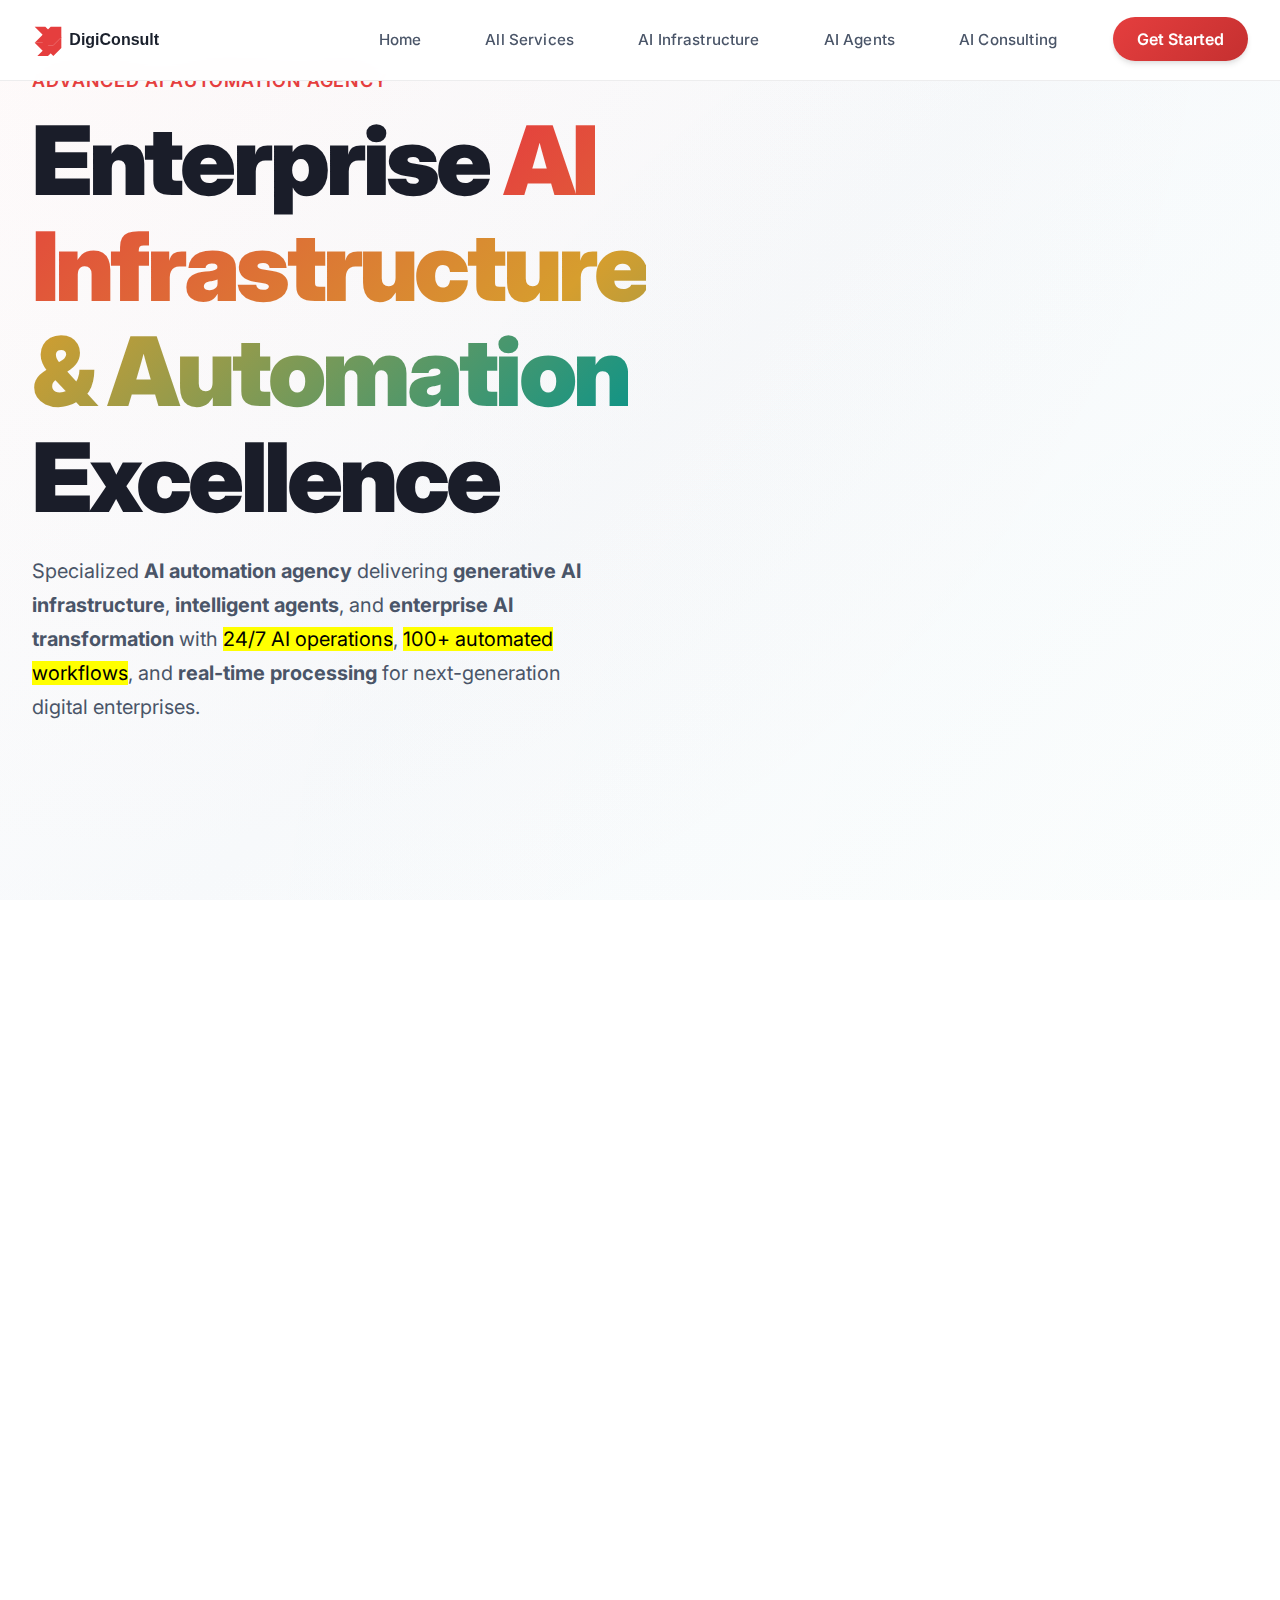
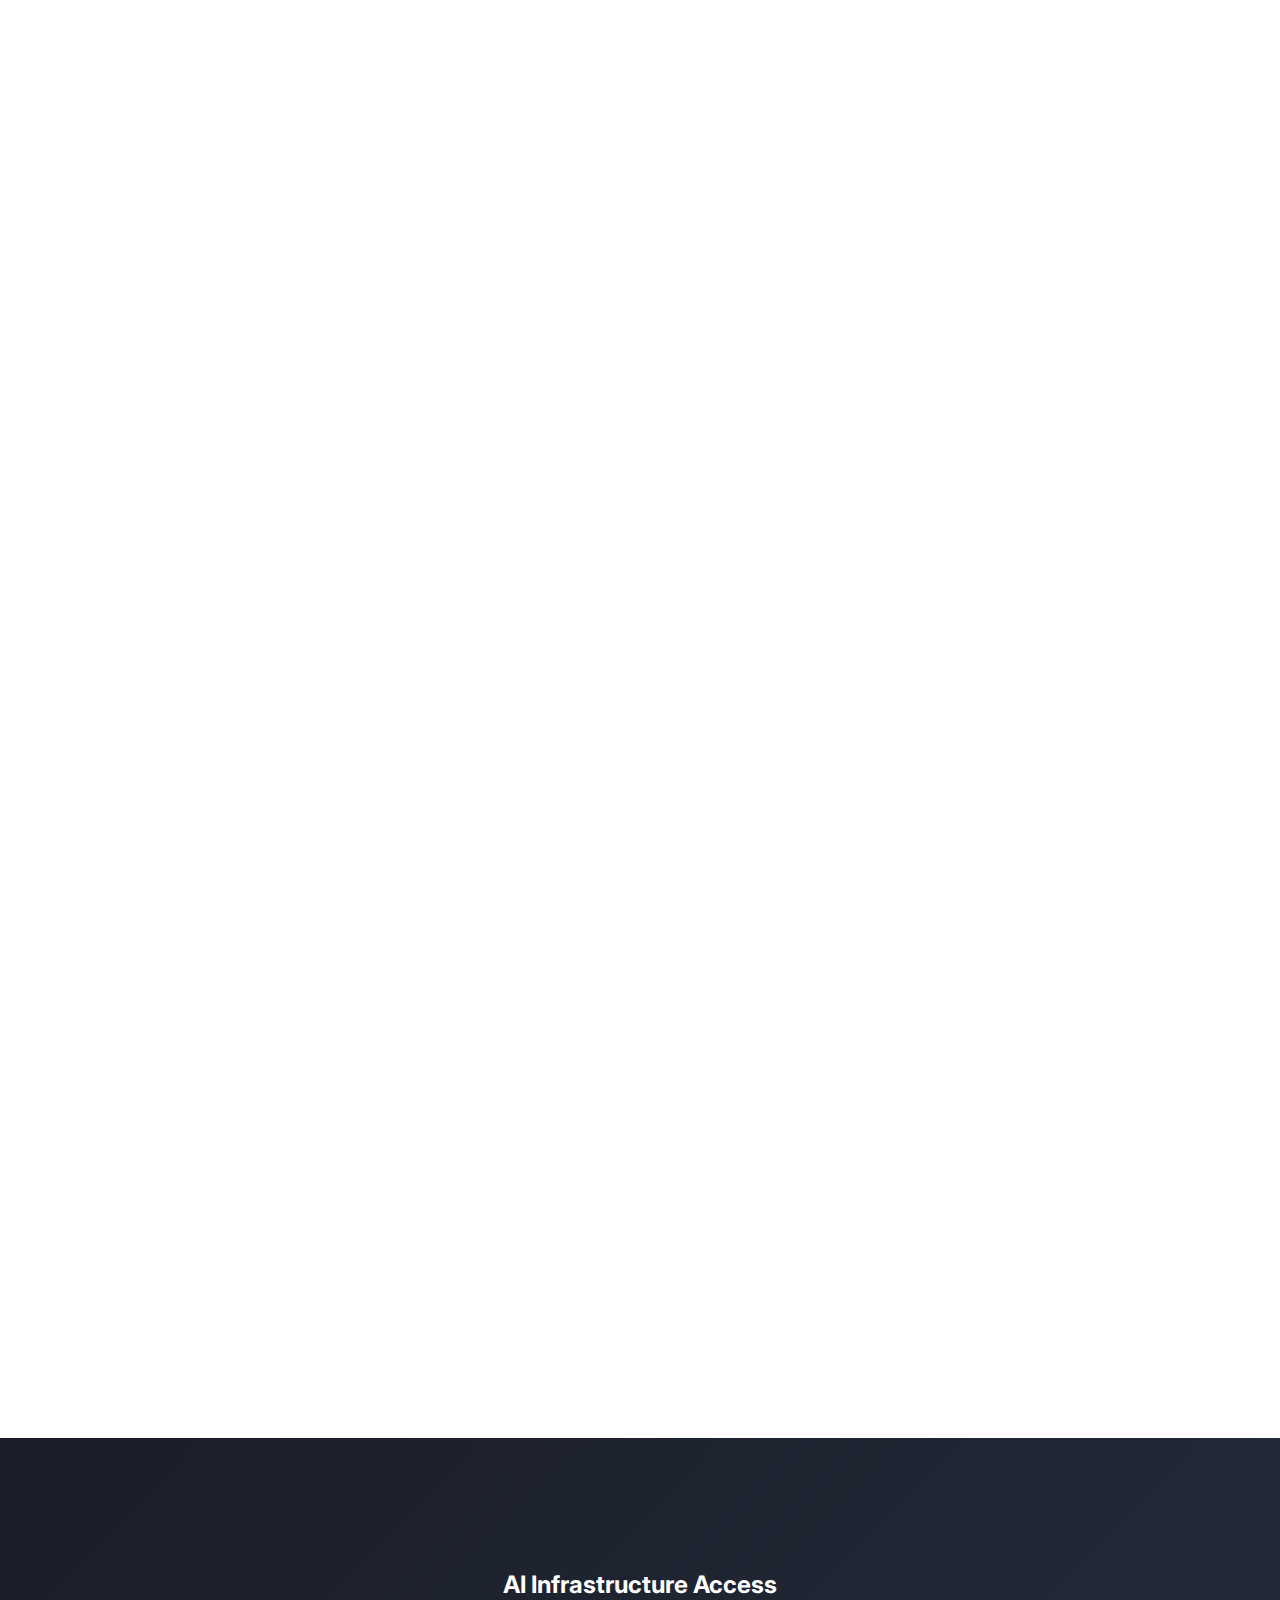
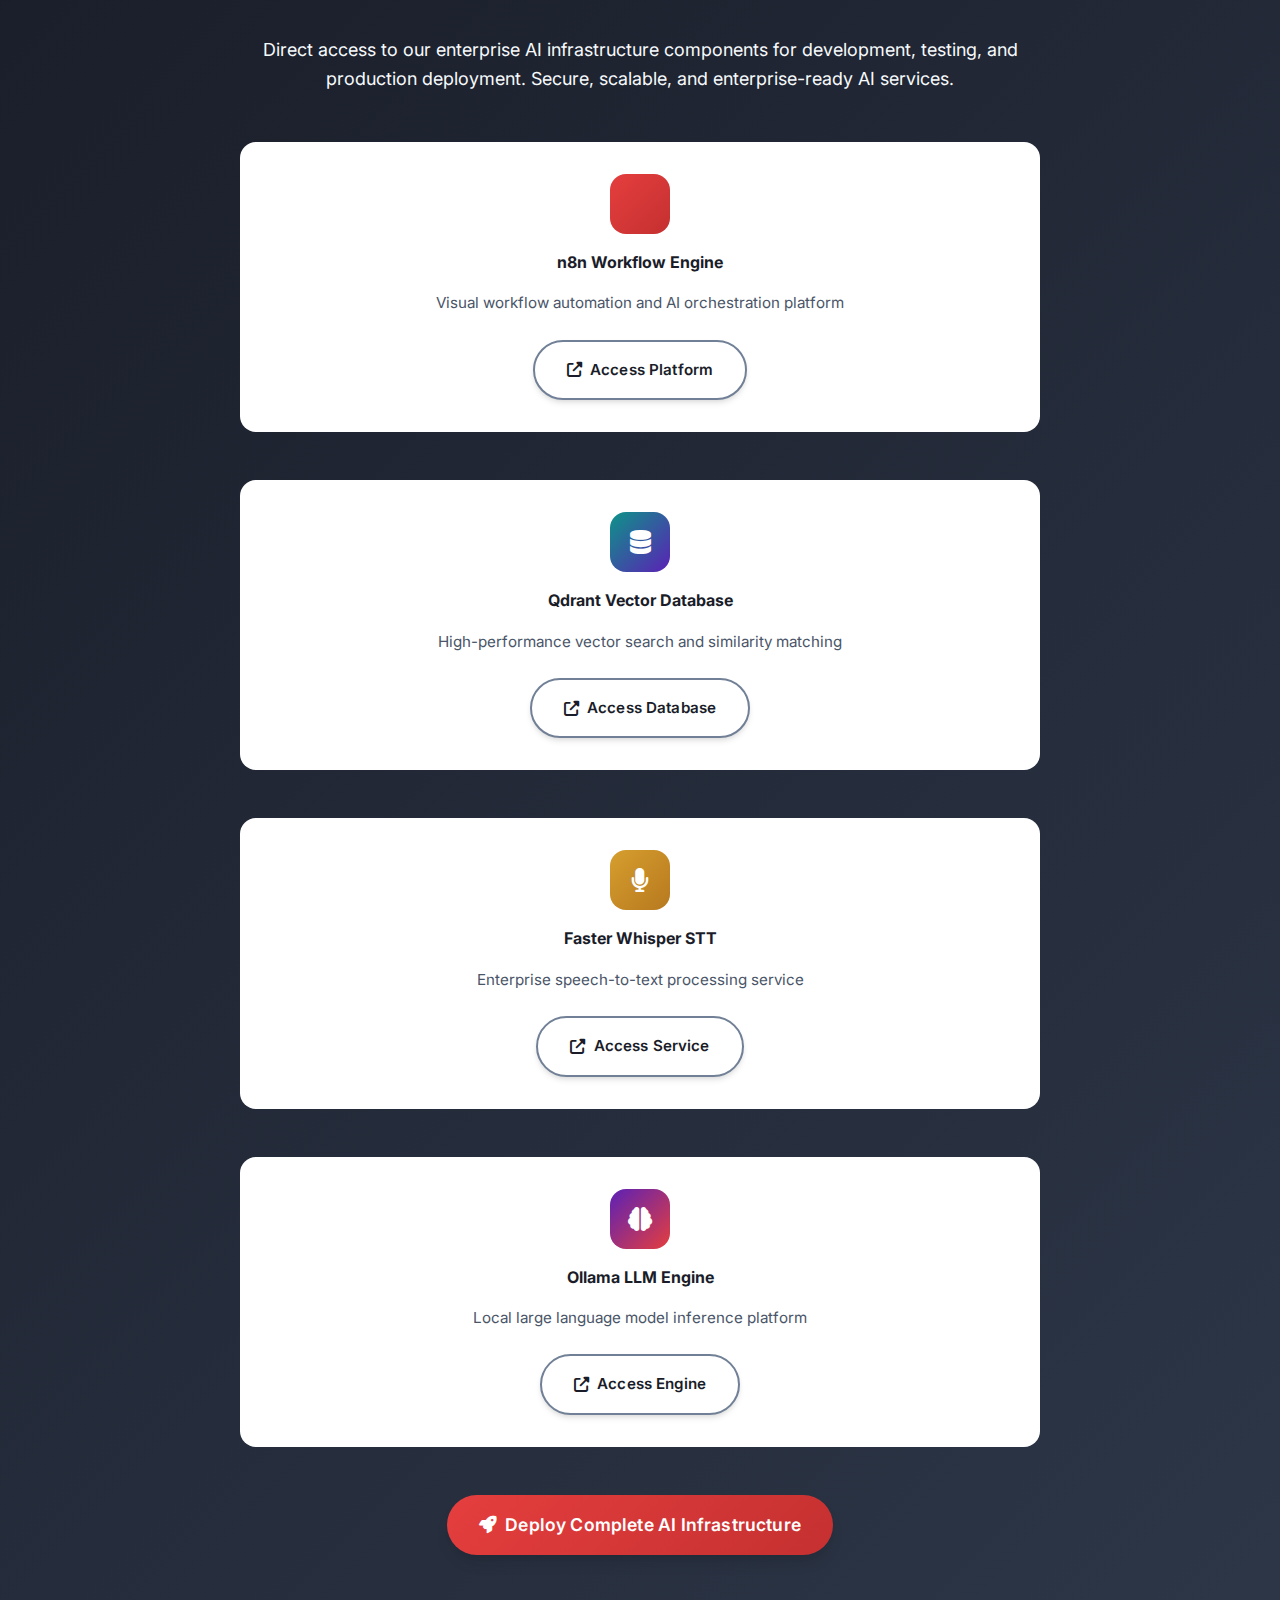
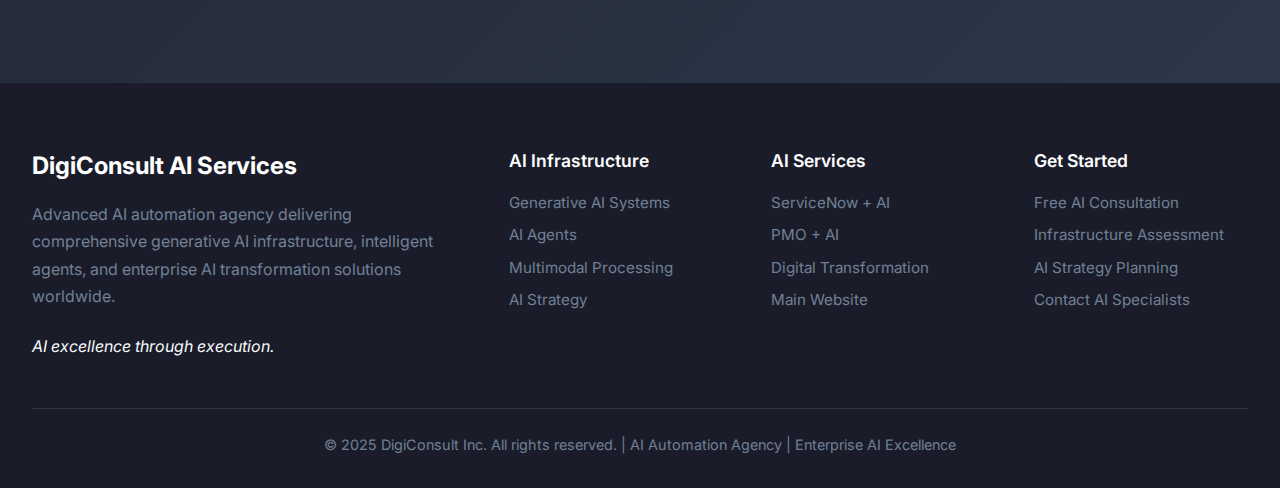
<file: ai-services.html>
<!DOCTYPE html>
<html lang="en">
<head>
    <meta charset="UTF-8">
    <meta name="viewport" content="width=device-width, initial-scale=1.0">
    
    <!-- Primary Meta Tags - AI Services Specialized -->
    <title>Advanced AI Automation & Infrastructure Services | DigiConsult - Enterprise AI Excellence</title>
    <meta name="title" content="Advanced AI Automation & Infrastructure Services | DigiConsult - Enterprise AI Excellence">
    <meta name="description" content="Comprehensive AI automation agency services: Generative AI infrastructure, AI agents, LLM integration, vector databases, enterprise RAG, multimodal processing. 24/7 AI operations with proven ROI.">
    <meta name="keywords" content="AI automation agency, generative AI infrastructure, AI agents development, LLM integration, vector database systems, enterprise RAG, multimodal AI processing, AI infrastructure setup, generative AI transformation, AI workflow automation, machine learning integration, natural language processing, computer vision, voice processing, AI operations monitoring, predictive analytics, AI-powered analytics, enterprise AI solutions, AI consulting services, AI implementation, AI strategy consulting, autonomous AI agents, AI workflow engine, vector search systems, speech-to-text AI, enterprise chatbots, AI document processing, intelligent automation, AI transformation services, AI infrastructure consulting, AI platform development, AI systems integration, AI performance optimization, AI security implementation, AI governance frameworks, AI ROI optimization, AI training programs, AI certification consulting">
    <meta name="author" content="DigiConsult Inc.">
    <meta name="robots" content="index, follow, max-snippet:-1, max-image-preview:large, max-video-preview:-1">
    
    <!-- Favicon -->
    <link rel="icon" type="image/png" sizes="32x32" href="favicon.png">
    <link rel="icon" type="image/png" sizes="16x16" href="favicon.png">
    <link rel="apple-touch-icon" href="favicon.png">
    
    <!-- Open Graph / Facebook -->
    <meta property="og:type" content="website">
    <meta property="og:url" content="https://digiconsult.ca/ai-services">
    <meta property="og:title" content="Advanced AI Automation & Infrastructure Services | DigiConsult">
    <meta property="og:description" content="Comprehensive AI automation agency services: Generative AI infrastructure, AI agents, enterprise automation. 24/7 AI operations with proven ROI.">
    <meta property="og:image" content="https://digiconsult.ca/1.png">
    
    <!-- Stylesheets -->
    <link rel="stylesheet" href="style.css">
    <link href="https://fonts.googleapis.com/css2?family=Inter:wght@300;400;500;600;700;900&display=swap" rel="stylesheet">
    <link href="https://cdnjs.cloudflare.com/ajax/libs/font-awesome/6.5.0/css/all.min.css" rel="stylesheet">
    
    <!-- AI Services Structured Data -->
    <script type="application/ld+json">
    {
        "@context": "https://schema.org",
        "@type": ["Organization", "TechnologyCompany"],
        "name": "DigiConsult AI Services",
        "url": "https://digiconsult.ca/ai-services",
        "description": "Advanced AI automation agency specializing in generative AI infrastructure, AI agents, and enterprise AI transformation services.",
        "serviceType": [
            "AI Infrastructure Setup",
            "Generative AI Systems",
            "AI Automation Services", 
            "AI Consulting",
            "Machine Learning Integration",
            "AI Agent Development"
        ],
        "hasOfferCatalog": {
            "@type": "OfferCatalog",
            "name": "AI Automation Services",
            "itemListElement": [
                {
                    "@type": "Offer",
                    "itemOffered": {
                        "@type": "Service",
                        "name": "Generative AI Infrastructure",
                        "description": "Enterprise-grade generative AI infrastructure deployment including LLM integration, vector databases, and RAG systems"
                    }
                },
                {
                    "@type": "Offer", 
                    "itemOffered": {
                        "@type": "Service",
                        "name": "AI Agent Development",
                        "description": "Custom AI agents for enterprise automation, intelligent workflow processing, and autonomous business operations"
                    }
                }
            ]
        }
    }
    </script>
</head>
<body>
    <!-- Navigation -->
    <nav class="navbar" id="navbar">
        <div class="nav-container">
            <a href="index.html" class="nav-brand">
                <img src="digiconsult-nav-logo.svg" alt="DigiConsult Logo">
            </a>
            <ul class="nav-menu" id="nav-menu">
                <li><a href="index.html#home" class="nav-link">Home</a></li>
                <li><a href="index.html#services" class="nav-link">All Services</a></li>
                <li><a href="#ai-infrastructure" class="nav-link">AI Infrastructure</a></li>
                <li><a href="#ai-agents" class="nav-link">AI Agents</a></li>
                <li><a href="#ai-consulting" class="nav-link">AI Consulting</a></li>
                <li><a href="index.html#contact" class="nav-cta">Get Started</a></li>
            </ul>
            <button class="nav-toggle" id="nav-toggle" aria-label="Toggle navigation">
                <i class="fas fa-bars"></i>
            </button>
        </div>
    </nav>

    <!-- AI Services Hero -->
    <section class="hero" id="ai-services-hero">
        <div class="hero-container">
            <div class="hero-content">
                <div class="hero-tagline">Advanced AI Automation Agency</div>
                <h1 class="hero-title display-1">
                    Enterprise <span class="gradient-text">AI Infrastructure & Automation</span> Excellence
                </h1>
                <p class="hero-description body-large">
                    Specialized <strong>AI automation agency</strong> delivering <strong>generative AI infrastructure</strong>, 
                    <strong>intelligent agents</strong>, and <strong>enterprise AI transformation</strong> with 
                    <mark>24/7 AI operations</mark>, <mark>100+ automated workflows</mark>, and <strong>real-time processing</strong> 
                    for next-generation digital enterprises.
                </p>
                <div class="hero-actions">
                    <a href="index.html#contact" class="btn btn-primary">
                        <i class="fas fa-robot"></i>
                        Deploy AI Infrastructure
                    </a>
                    <a href="#ai-infrastructure" class="btn btn-secondary">
                        <i class="fas fa-brain"></i>
                        Explore AI Services
                    </a>
                </div>
            </div>
        </div>
    </section>

    <!-- Comprehensive AI Services -->
    <section id="ai-infrastructure" class="services-showcase">
        <div class="services-container">
            <div class="section-intro">
                <div class="section-badge">AI Automation Agency</div>
                <h2 class="display-2">Comprehensive AI Infrastructure & Automation Services</h2>
                <p class="body-large">
                    Full-spectrum <strong>AI automation agency services</strong> from <strong>generative AI infrastructure setup</strong> 
                    to <strong>autonomous AI agents</strong>, delivering enterprise-grade intelligence solutions that transform 
                    operations and accelerate business outcomes.
                </p>
            </div>

            <div class="interactive-service-grid">
                <!-- Generative AI Infrastructure -->
                <div class="service-showcase-card" data-service="gen-ai">
                    <div class="service-header">
                        <div class="service-icon-large">
                            <i class="fas fa-brain" aria-label="Generative AI Infrastructure"></i>
                        </div>
                        <div class="service-meta">
                            <h3 class="service-title">Generative AI Infrastructure</h3>
                            <div class="service-subtitle">Enterprise LLM & Vector Database Systems</div>
                        </div>
                    </div>
                    
                    <p class="service-description">
                        Complete <strong>generative AI infrastructure deployment</strong> including enterprise LLM integration, 
                        vector database systems, RAG implementation, and multimodal processing capabilities. 
                        Scalable AI infrastructure supporting 24/7 operations with enterprise-grade security and compliance.
                    </p>
                    
                    <div class="service-highlights">
                        <div class="highlight-tag">LLM Engine (Ollama)</div>
                        <div class="highlight-tag">Vector Database (Qdrant)</div>
                        <div class="highlight-tag">Enterprise RAG</div>
                        <div class="highlight-tag">Multimodal Processing</div>
                        <div class="highlight-tag">GPU Optimization</div>
                        <div class="highlight-tag">AI Security</div>
                    </div>
                    
                    <div class="service-metrics">
                        <div class="metric">
                            <span class="metric-value">24/7</span>
                            <span class="metric-label">AI Operations</span>
                        </div>
                        <div class="metric">
                            <span class="metric-value">10B+</span>
                            <span class="metric-label">Parameters</span>
                        </div>
                        <div class="metric">
                            <span class="metric-value">99.9%</span>
                            <span class="metric-label">Uptime SLA</span>
                        </div>
                    </div>
                </div>

                <!-- AI Agents & Automation -->
                <div class="service-showcase-card" data-service="ai-agents">
                    <div class="service-header">
                        <div class="service-icon-large">
                            <i class="fas fa-robot" aria-label="AI Agents"></i>
                        </div>
                        <div class="service-meta">
                            <h3 class="service-title">AI Agents & Autonomous Systems</h3>
                            <div class="service-subtitle">Intelligent Workflow Automation</div>
                        </div>
                    </div>
                    
                    <p class="service-description">
                        Custom <strong>AI agent development</strong> and <strong>autonomous system deployment</strong> for enterprise 
                        workflow automation. Advanced agent capabilities including natural language understanding, 
                        decision-making, and autonomous task execution with seamless enterprise system integration.
                    </p>
                    
                    <div class="service-highlights">
                        <div class="highlight-tag">Workflow Engine (n8n)</div>
                        <div class="highlight-tag">Autonomous Agents</div>
                        <div class="highlight-tag">Decision Intelligence</div>
                        <div class="highlight-tag">Task Orchestration</div>
                        <div class="highlight-tag">System Integration</div>
                        <div class="highlight-tag">Process Mining</div>
                    </div>
                    
                    <div class="service-metrics">
                        <div class="metric">
                            <span class="metric-value">100+</span>
                            <span class="metric-label">AI Workflows</span>
                        </div>
                        <div class="metric">
                            <span class="metric-value">85%</span>
                            <span class="metric-label">Automation Rate</span>
                        </div>
                        <div class="metric">
                            <span class="metric-value">Real-time</span>
                            <span class="metric-label">Processing</span>
                        </div>
                    </div>
                </div>

                <!-- Multimodal AI Processing -->
                <div class="service-showcase-card" data-service="multimodal-ai">
                    <div class="service-header">
                        <div class="service-icon-large">
                            <i class="fas fa-eye" aria-label="Multimodal AI"></i>
                        </div>
                        <div class="service-meta">
                            <h3 class="service-title">Multimodal AI Processing</h3>
                            <div class="service-subtitle">Voice, Vision & Document Intelligence</div>
                        </div>
                    </div>
                    
                    <p class="service-description">
                        Advanced <strong>multimodal AI systems</strong> processing voice, visual, and document inputs 
                        with enterprise-grade accuracy. Speech-to-text, computer vision, and document intelligence 
                        capabilities for comprehensive enterprise data processing and automated content analysis.
                    </p>
                    
                    <div class="service-highlights">
                        <div class="highlight-tag">Speech-to-Text (Whisper)</div>
                        <div class="highlight-tag">Computer Vision</div>
                        <div class="highlight-tag">Document AI</div>
                        <div class="highlight-tag">OCR Processing</div>
                        <div class="highlight-tag">Video Analytics</div>
                        <div class="highlight-tag">Audio Intelligence</div>
                    </div>
                    
                    <div class="service-metrics">
                        <div class="metric">
                            <span class="metric-value">95%+</span>
                            <span class="metric-label">Accuracy Rate</span>
                        </div>
                        <div class="metric">
                            <span class="metric-value">50+</span>
                            <span class="metric-label">Languages</span>
                        </div>
                        <div class="metric">
                            <span class="metric-value">Real-time</span>
                            <span class="metric-label">Processing</span>
                        </div>
                    </div>
                </div>

                <!-- AI Strategy & Consulting -->
                <div class="service-showcase-card" data-service="ai-consulting">
                    <div class="service-header">
                        <div class="service-icon-large">
                            <i class="fas fa-lightbulb" aria-label="AI Strategy"></i>
                        </div>
                        <div class="service-meta">
                            <h3 class="service-title">AI Strategy & Transformation Consulting</h3>
                            <div class="service-subtitle">Enterprise AI Roadmap & Implementation</div>
                        </div>
                    </div>
                    
                    <p class="service-description">
                        Strategic <strong>AI transformation consulting</strong> and <strong>implementation roadmaps</strong> 
                        for enterprise AI adoption. Comprehensive AI maturity assessment, technology selection, 
                        governance frameworks, and change management for successful AI transformation initiatives.
                    </p>
                    
                    <div class="service-highlights">
                        <div class="highlight-tag">AI Maturity Assessment</div>
                        <div class="highlight-tag">Technology Roadmap</div>
                        <div class="highlight-tag">ROI Analysis</div>
                        <div class="highlight-tag">Governance Framework</div>
                        <div class="highlight-tag">Change Management</div>
                        <div class="highlight-tag">Training Programs</div>
                    </div>
                    
                    <div class="service-metrics">
                        <div class="metric">
                            <span class="metric-value">$22.3T</span>
                            <span class="metric-label">Global AI Impact</span>
                        </div>
                        <div class="metric">
                            <span class="metric-value">4.9x</span>
                            <span class="metric-label">ROI Multiplier</span>
                        </div>
                        <div class="metric">
                            <span class="metric-value">6 Months</span>
                            <span class="metric-label">Avg Implementation</span>
                        </div>
                    </div>
                </div>
            </div>
        </div>
    </section>

    <!-- AI Infrastructure Access -->
    <section class="contact-section" style="background: linear-gradient(135deg, var(--charcoal) 0%, var(--slate) 100%);">
        <div class="contact-container">
            <div style="text-align: center; color: white;">
                <h2 style="color: white; margin-bottom: 2rem;">AI Infrastructure Access</h2>
                <p style="color: var(--pearl); font-size: 1.125rem; margin-bottom: 3rem; max-width: 800px; margin-left: auto; margin-right: auto;">
                    Direct access to our enterprise AI infrastructure components for development, testing, and production deployment. 
                    Secure, scalable, and enterprise-ready AI services.
                </p>
                
                <div class="interactive-service-grid" style="max-width: 800px; margin: 0 auto;">
                    <div style="background: var(--pure-white); padding: 2rem; border-radius: 1rem; text-align: center;">
                        <div style="background: linear-gradient(135deg, var(--brand-red), var(--brand-red-hover)); width: 60px; height: 60px; border-radius: 1rem; display: flex; align-items: center; justify-content: center; margin: 0 auto 1rem; color: white; font-size: 1.5rem;">
                            <i class="fas fa-workflow"></i>
                        </div>
                        <h4 style="color: var(--charcoal); margin-bottom: 1rem;">n8n Workflow Engine</h4>
                        <p style="color: var(--slate-medium); margin-bottom: 1.5rem; font-size: 0.95rem;">Visual workflow automation and AI orchestration platform</p>
                        <a href="https://n8n.digiconsult.ca" target="_blank" class="btn btn-secondary" style="color: var(--charcoal);">
                            <i class="fas fa-external-link-alt"></i>
                            Access Platform
                        </a>
                    </div>
                    
                    <div style="background: var(--pure-white); padding: 2rem; border-radius: 1rem; text-align: center;">
                        <div style="background: linear-gradient(135deg, var(--teal), var(--indigo)); width: 60px; height: 60px; border-radius: 1rem; display: flex; align-items: center; justify-content: center; margin: 0 auto 1rem; color: white; font-size: 1.5rem;">
                            <i class="fas fa-database"></i>
                        </div>
                        <h4 style="color: var(--charcoal); margin-bottom: 1rem;">Qdrant Vector Database</h4>
                        <p style="color: var(--slate-medium); margin-bottom: 1.5rem; font-size: 0.95rem;">High-performance vector search and similarity matching</p>
                        <a href="https://qdrant.digiconsult.ca" target="_blank" class="btn btn-secondary" style="color: var(--charcoal);">
                            <i class="fas fa-external-link-alt"></i>
                            Access Database
                        </a>
                    </div>
                    
                    <div style="background: var(--pure-white); padding: 2rem; border-radius: 1rem; text-align: center;">
                        <div style="background: linear-gradient(135deg, var(--gold), #B7791F); width: 60px; height: 60px; border-radius: 1rem; display: flex; align-items: center; justify-content: center; margin: 0 auto 1rem; color: white; font-size: 1.5rem;">
                            <i class="fas fa-microphone"></i>
                        </div>
                        <h4 style="color: var(--charcoal); margin-bottom: 1rem;">Faster Whisper STT</h4>
                        <p style="color: var(--slate-medium); margin-bottom: 1.5rem; font-size: 0.95rem;">Enterprise speech-to-text processing service</p>
                        <a href="https://fasterwhisper.digiconsult.ca" target="_blank" class="btn btn-secondary" style="color: var(--charcoal);">
                            <i class="fas fa-external-link-alt"></i>
                            Access Service
                        </a>
                    </div>
                    
                    <div style="background: var(--pure-white); padding: 2rem; border-radius: 1rem; text-align: center;">
                        <div style="background: linear-gradient(135deg, var(--indigo), var(--brand-red)); width: 60px; height: 60px; border-radius: 1rem; display: flex; align-items: center; justify-content: center; margin: 0 auto 1rem; color: white; font-size: 1.5rem;">
                            <i class="fas fa-brain"></i>
                        </div>
                        <h4 style="color: var(--charcoal); margin-bottom: 1rem;">Ollama LLM Engine</h4>
                        <p style="color: var(--slate-medium); margin-bottom: 1.5rem; font-size: 0.95rem;">Local large language model inference platform</p>
                        <a href="https://ollama.digiconsult.ca" target="_blank" class="btn btn-secondary" style="color: var(--charcoal);">
                            <i class="fas fa-external-link-alt"></i>
                            Access Engine
                        </a>
                    </div>
                </div>
                
                <div style="margin-top: 3rem;">
                    <a href="index.html#contact" class="btn btn-primary" style="font-size: 1.1rem; padding: 1rem 2rem;">
                        <i class="fas fa-rocket"></i>
                        Deploy Complete AI Infrastructure
                    </a>
                </div>
            </div>
        </div>
    </section>

    <!-- Footer -->
    <footer class="footer">
        <div class="footer-container">
            <div class="footer-grid">
                <div class="footer-brand">
                    <h3>DigiConsult AI Services</h3>
                    <p class="footer-description">
                        Advanced AI automation agency delivering comprehensive generative AI infrastructure, 
                        intelligent agents, and enterprise AI transformation solutions worldwide.
                    </p>
                    <div class="footer-tagline">
                        <em>AI excellence through execution.</em>
                    </div>
                </div>
                
                <div class="footer-section">
                    <h4>AI Infrastructure</h4>
                    <div class="footer-links">
                        <a href="#gen-ai" class="footer-link">Generative AI Systems</a>
                        <a href="#ai-agents" class="footer-link">AI Agents</a>
                        <a href="#multimodal-ai" class="footer-link">Multimodal Processing</a>
                        <a href="#ai-consulting" class="footer-link">AI Strategy</a>
                    </div>
                </div>
                
                <div class="footer-section">
                    <h4>AI Services</h4>
                    <div class="footer-links">
                        <a href="index.html#services" class="footer-link">ServiceNow + AI</a>
                        <a href="index.html#services" class="footer-link">PMO + AI</a>
                        <a href="index.html#services" class="footer-link">Digital Transformation</a>
                        <a href="index.html" class="footer-link">Main Website</a>
                    </div>
                </div>
                
                <div class="footer-section">
                    <h4>Get Started</h4>
                    <div class="footer-links">
                        <a href="index.html#contact" class="footer-link">Free AI Consultation</a>
                        <a href="index.html#contact" class="footer-link">Infrastructure Assessment</a>
                        <a href="index.html#contact" class="footer-link">AI Strategy Planning</a>
                        <a href="index.html#contact" class="footer-link">Contact AI Specialists</a>
                    </div>
                </div>
            </div>
            
            <div class="footer-bottom">
                <p>&copy; 2025 DigiConsult Inc. All rights reserved. | AI Automation Agency | Enterprise AI Excellence</p>
            </div>
        </div>
    </footer>

    <script src="script.js"></script>
</body>
</html>
</file>
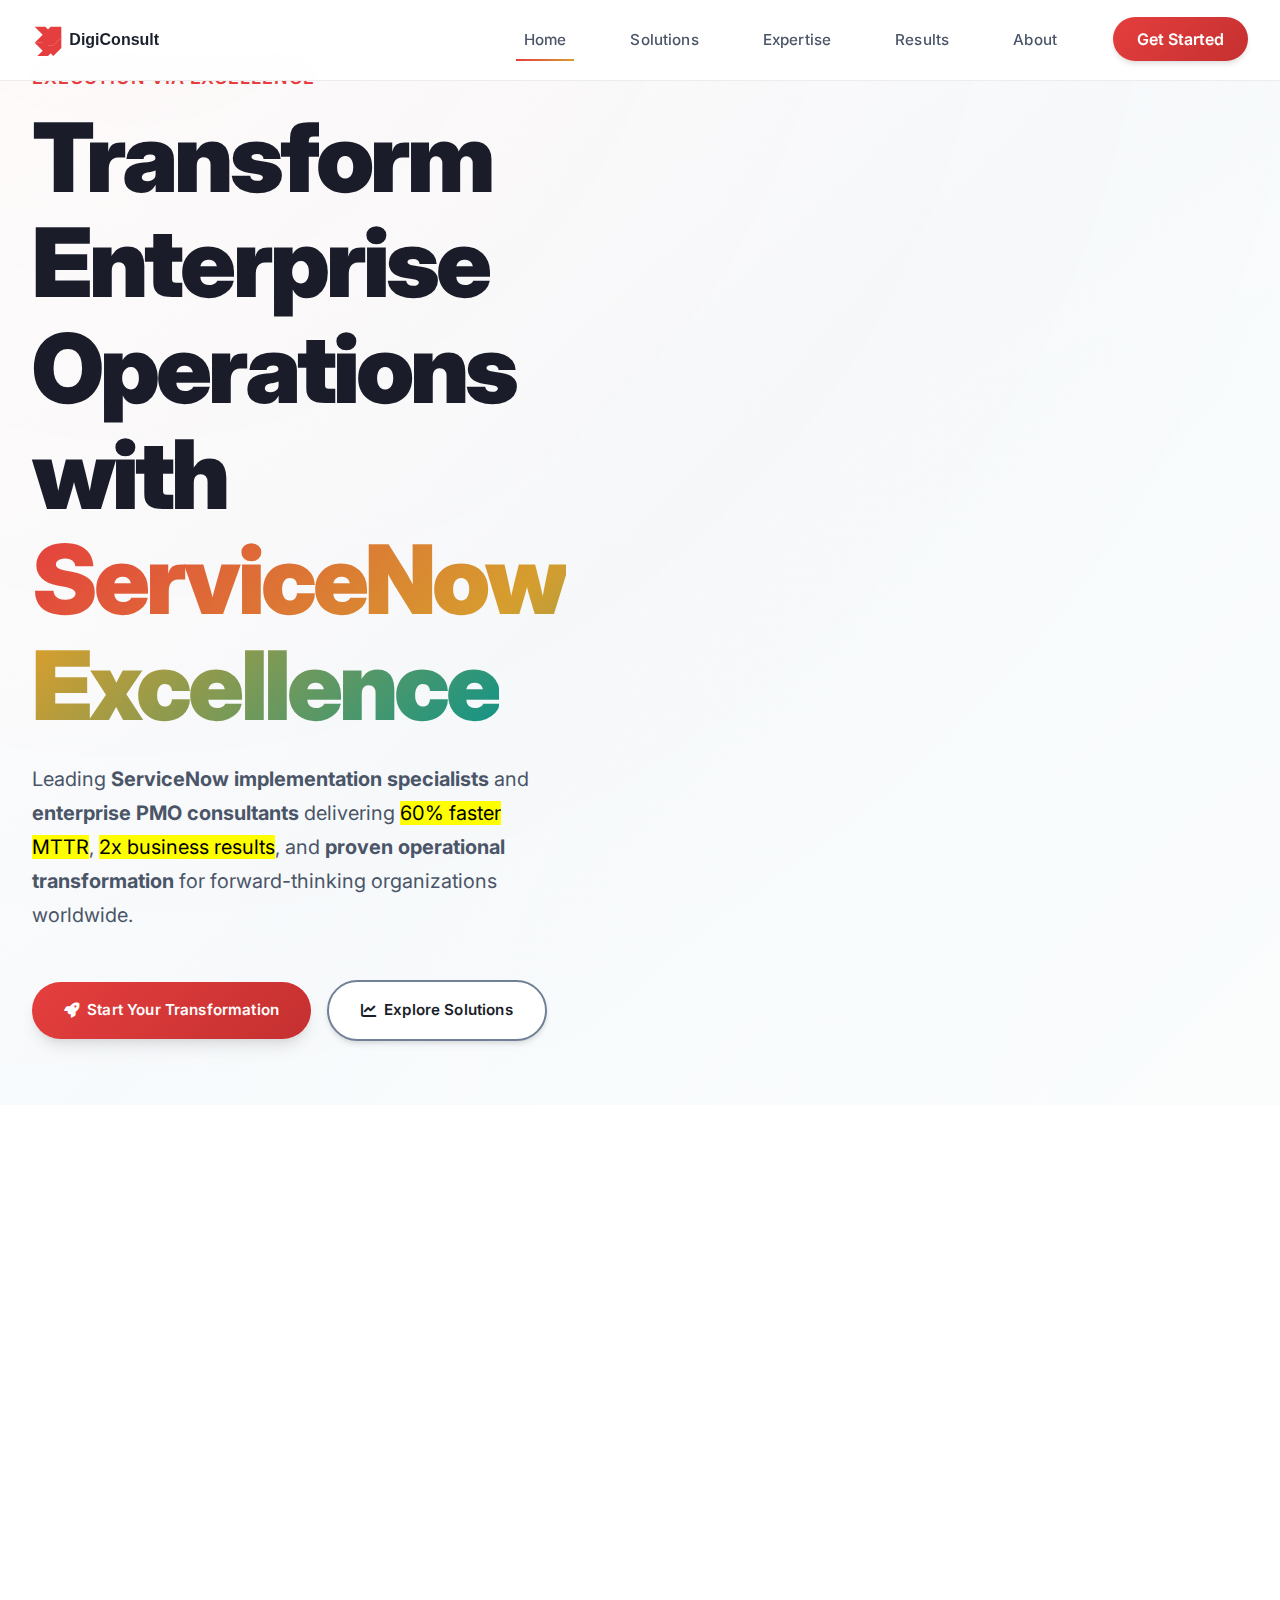
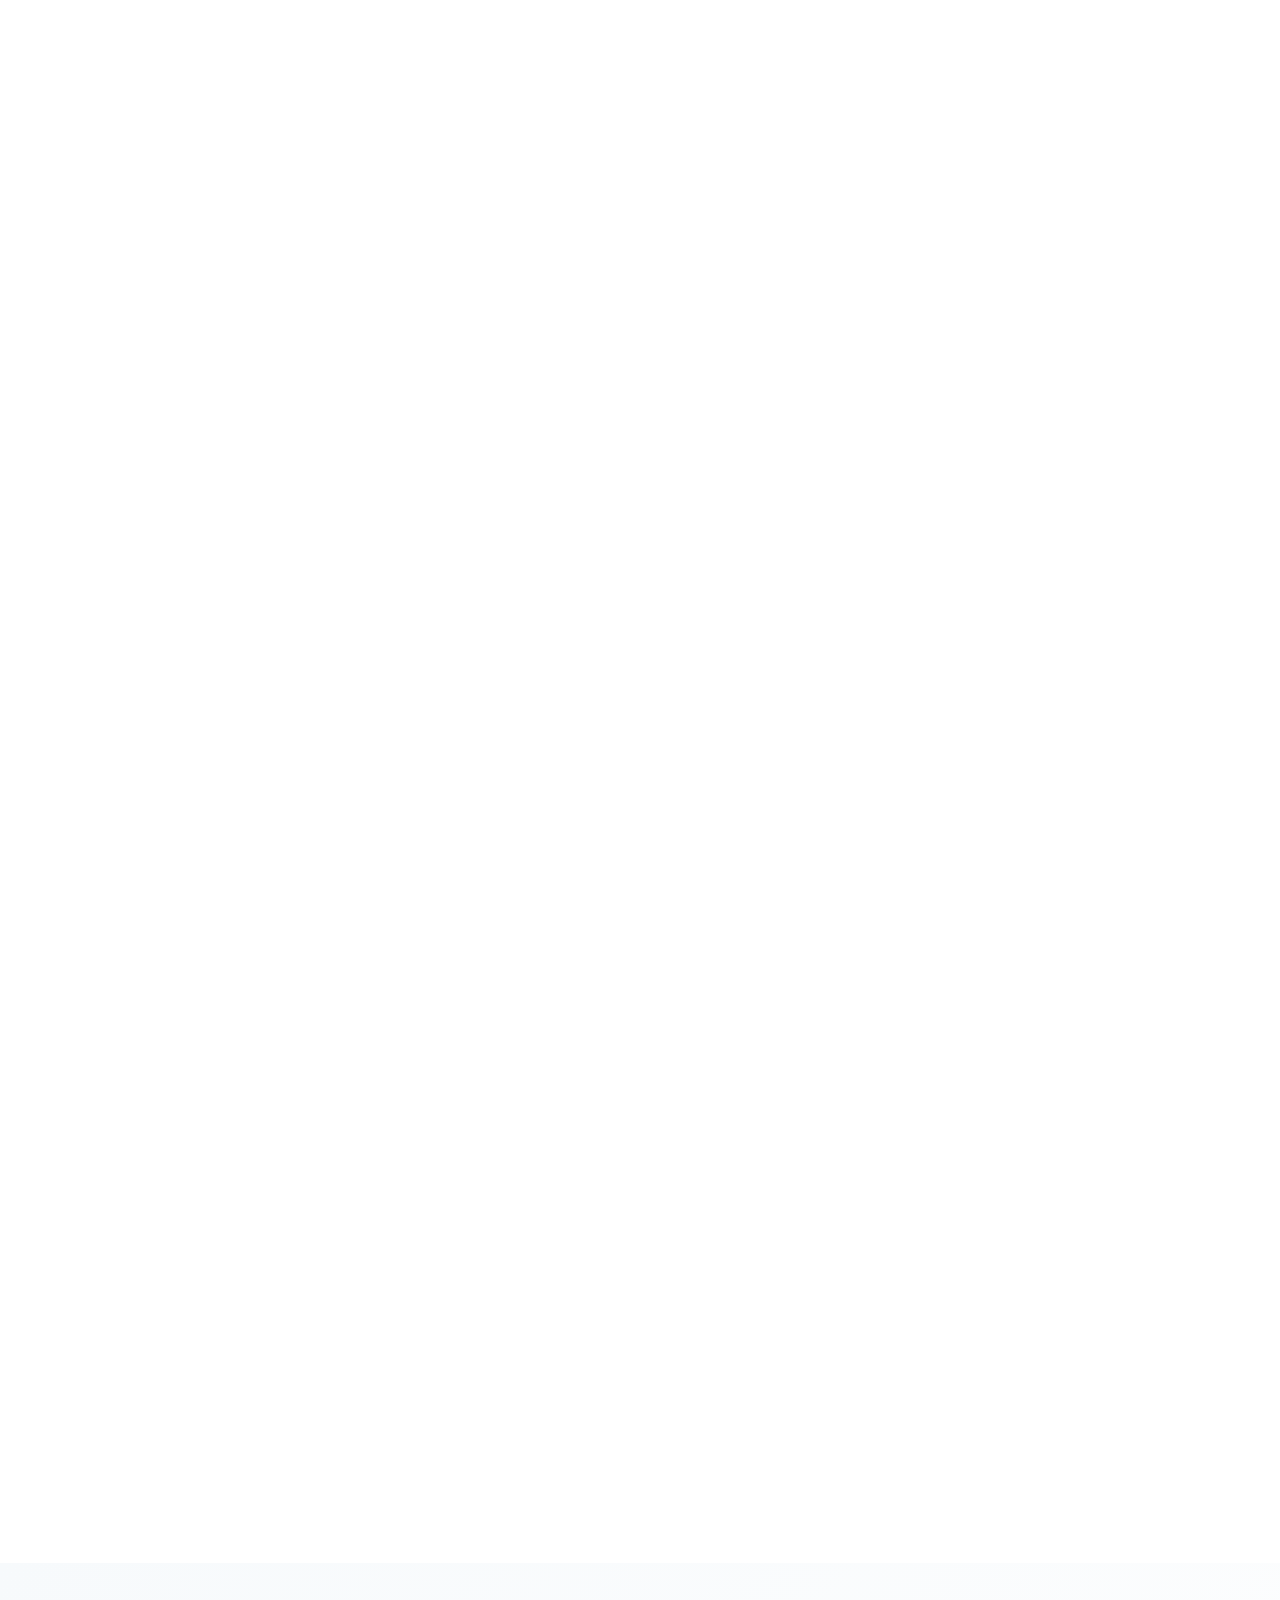
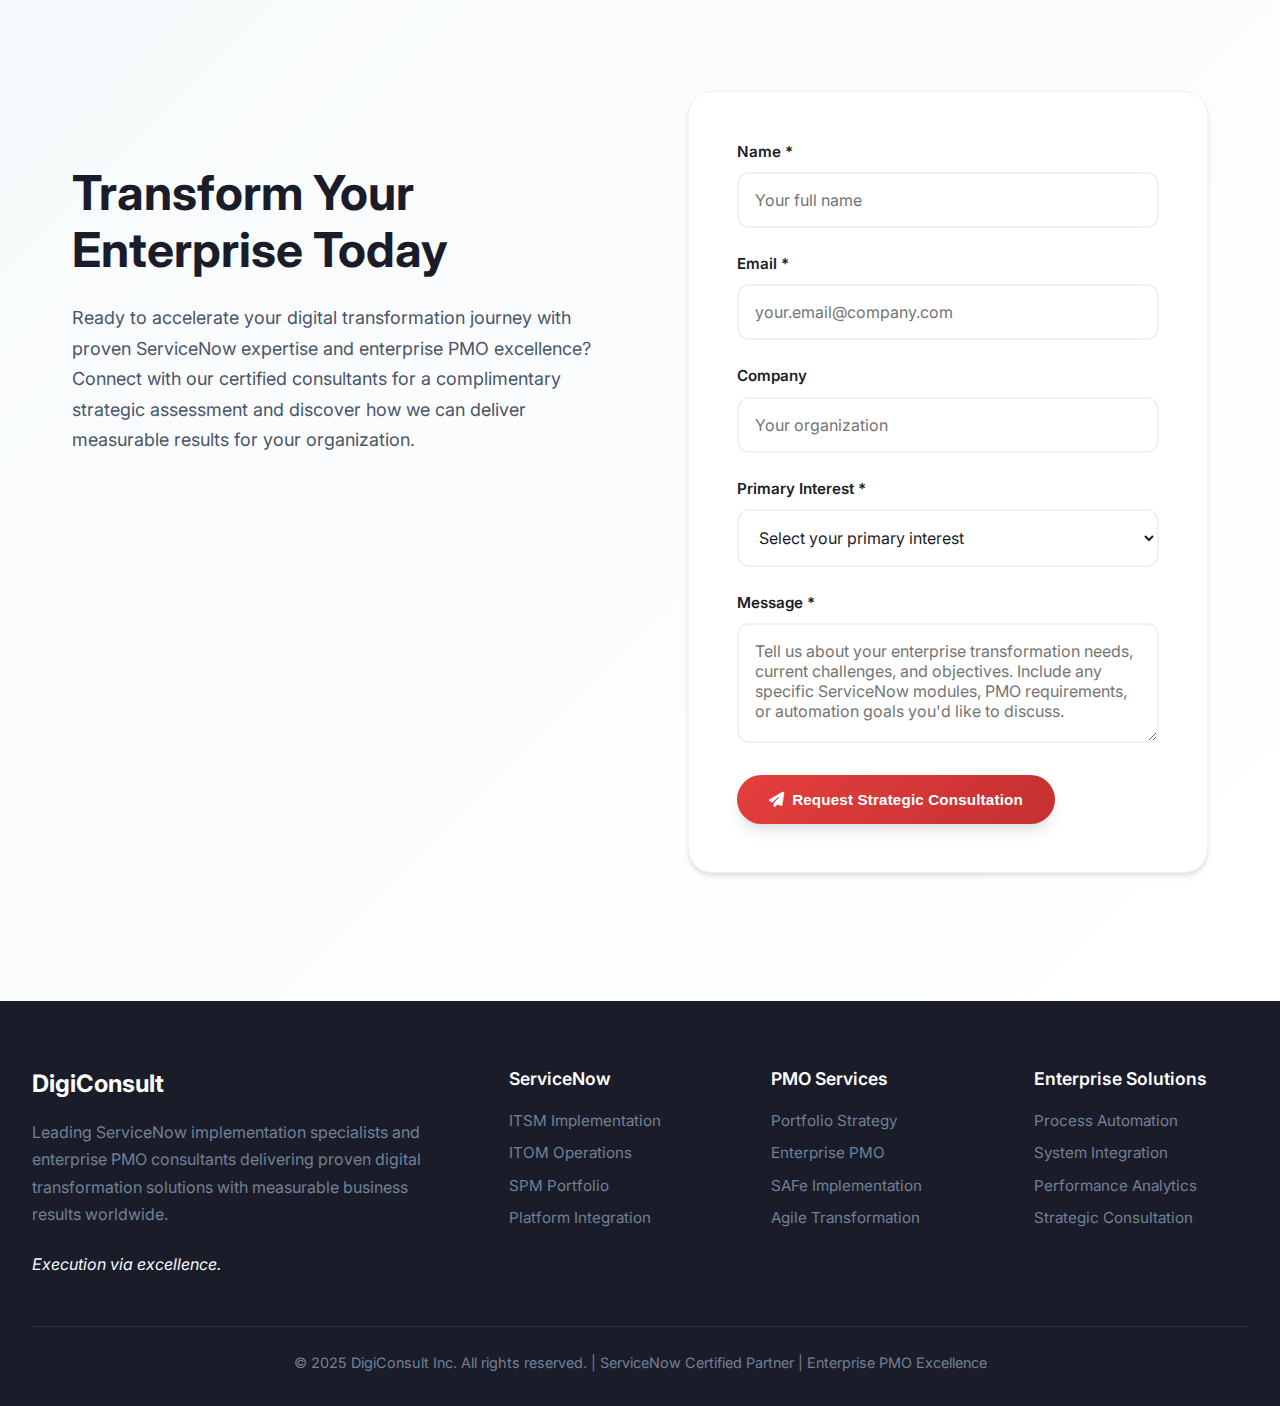
<file: enterprise.html>
<!DOCTYPE html>
<html lang="en">
<head>
    <meta charset="UTF-8">
    <meta http-equiv="refresh" content="0; url=index-enterprise.html">
    <meta name="viewport" content="width=device-width, initial-scale=1.0">
    <title>Redirecting to Enterprise-Safe DigiConsult</title>
    <link rel="canonical" href="https://digiconsult.ca/index-enterprise.html">
</head>
<body>
    <script>
        window.location.href = 'index-enterprise.html';
    </script>
    <noscript>
        <meta http-equiv="refresh" content="0; url=index-enterprise.html">
        <p>If you are not redirected, <a href="index-enterprise.html">click here to access the enterprise-safe version</a>.</p>
    </noscript>
</body>
</html>
</file>
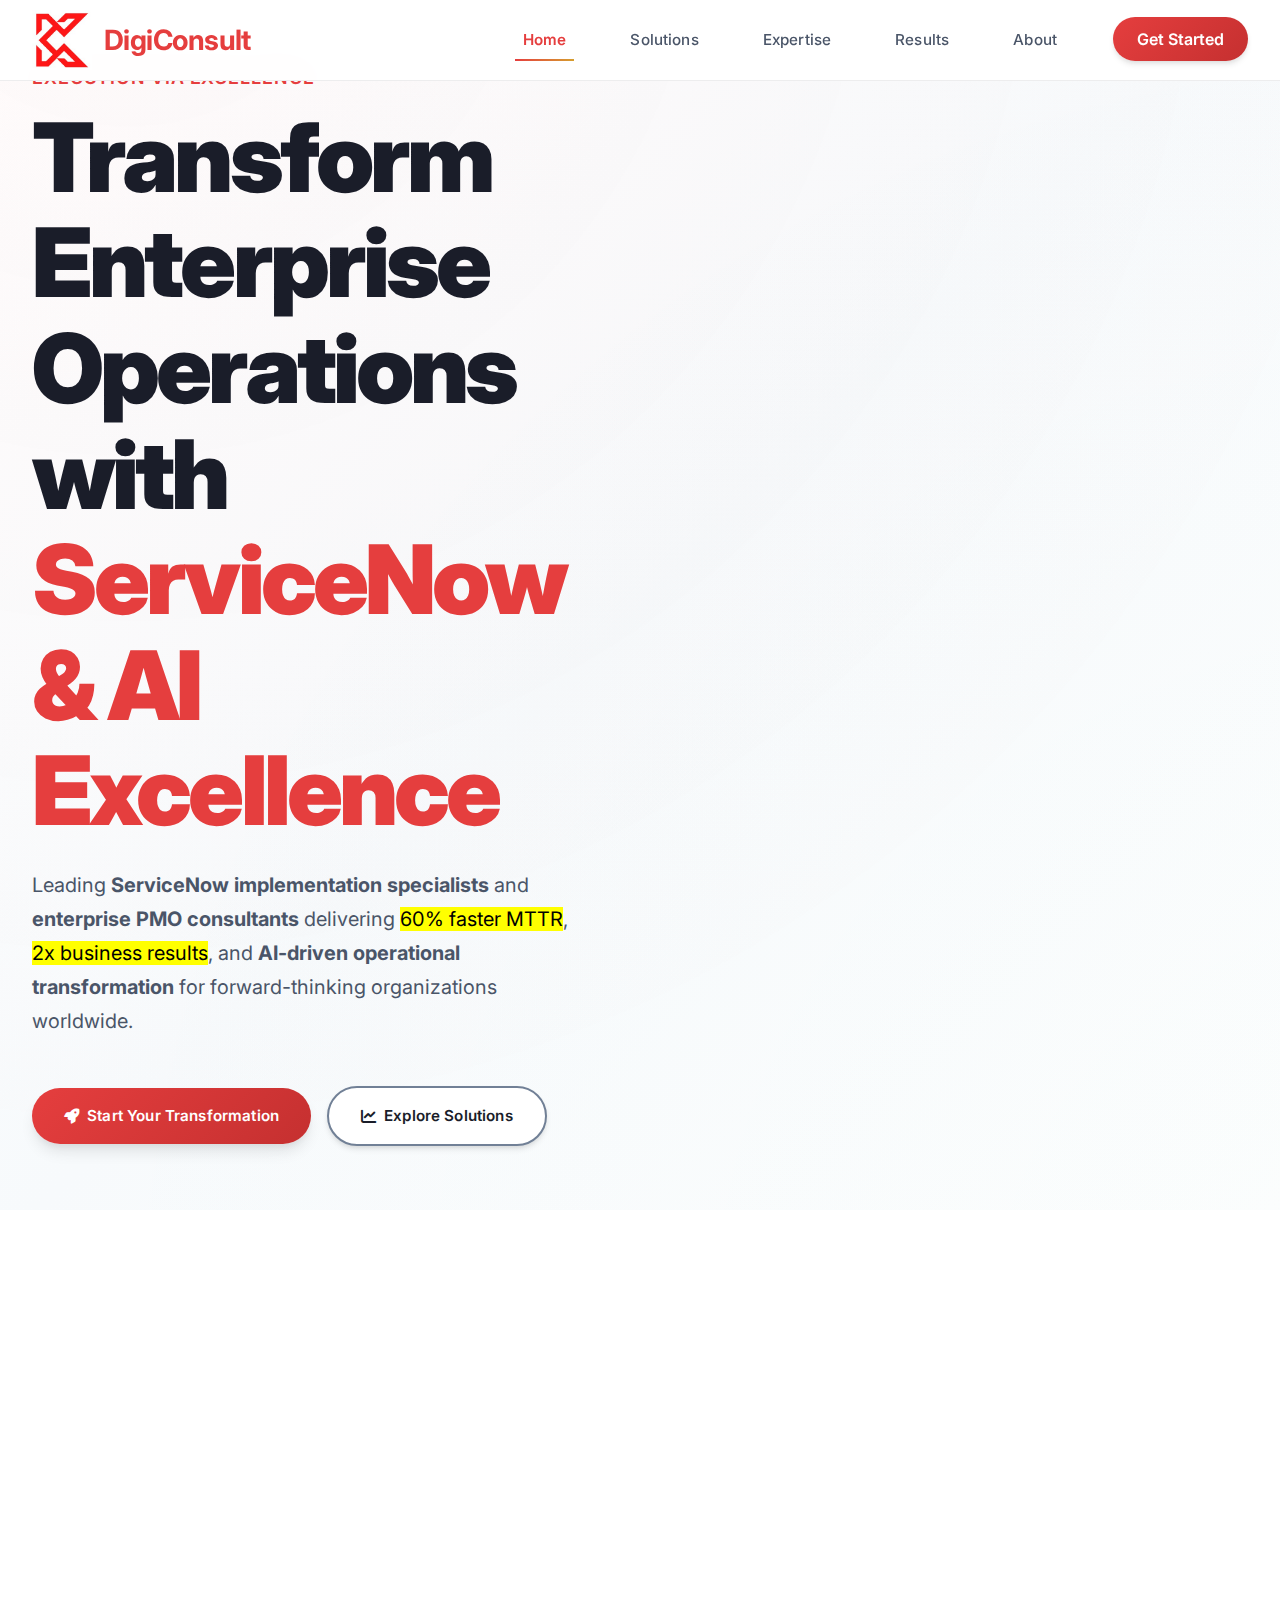
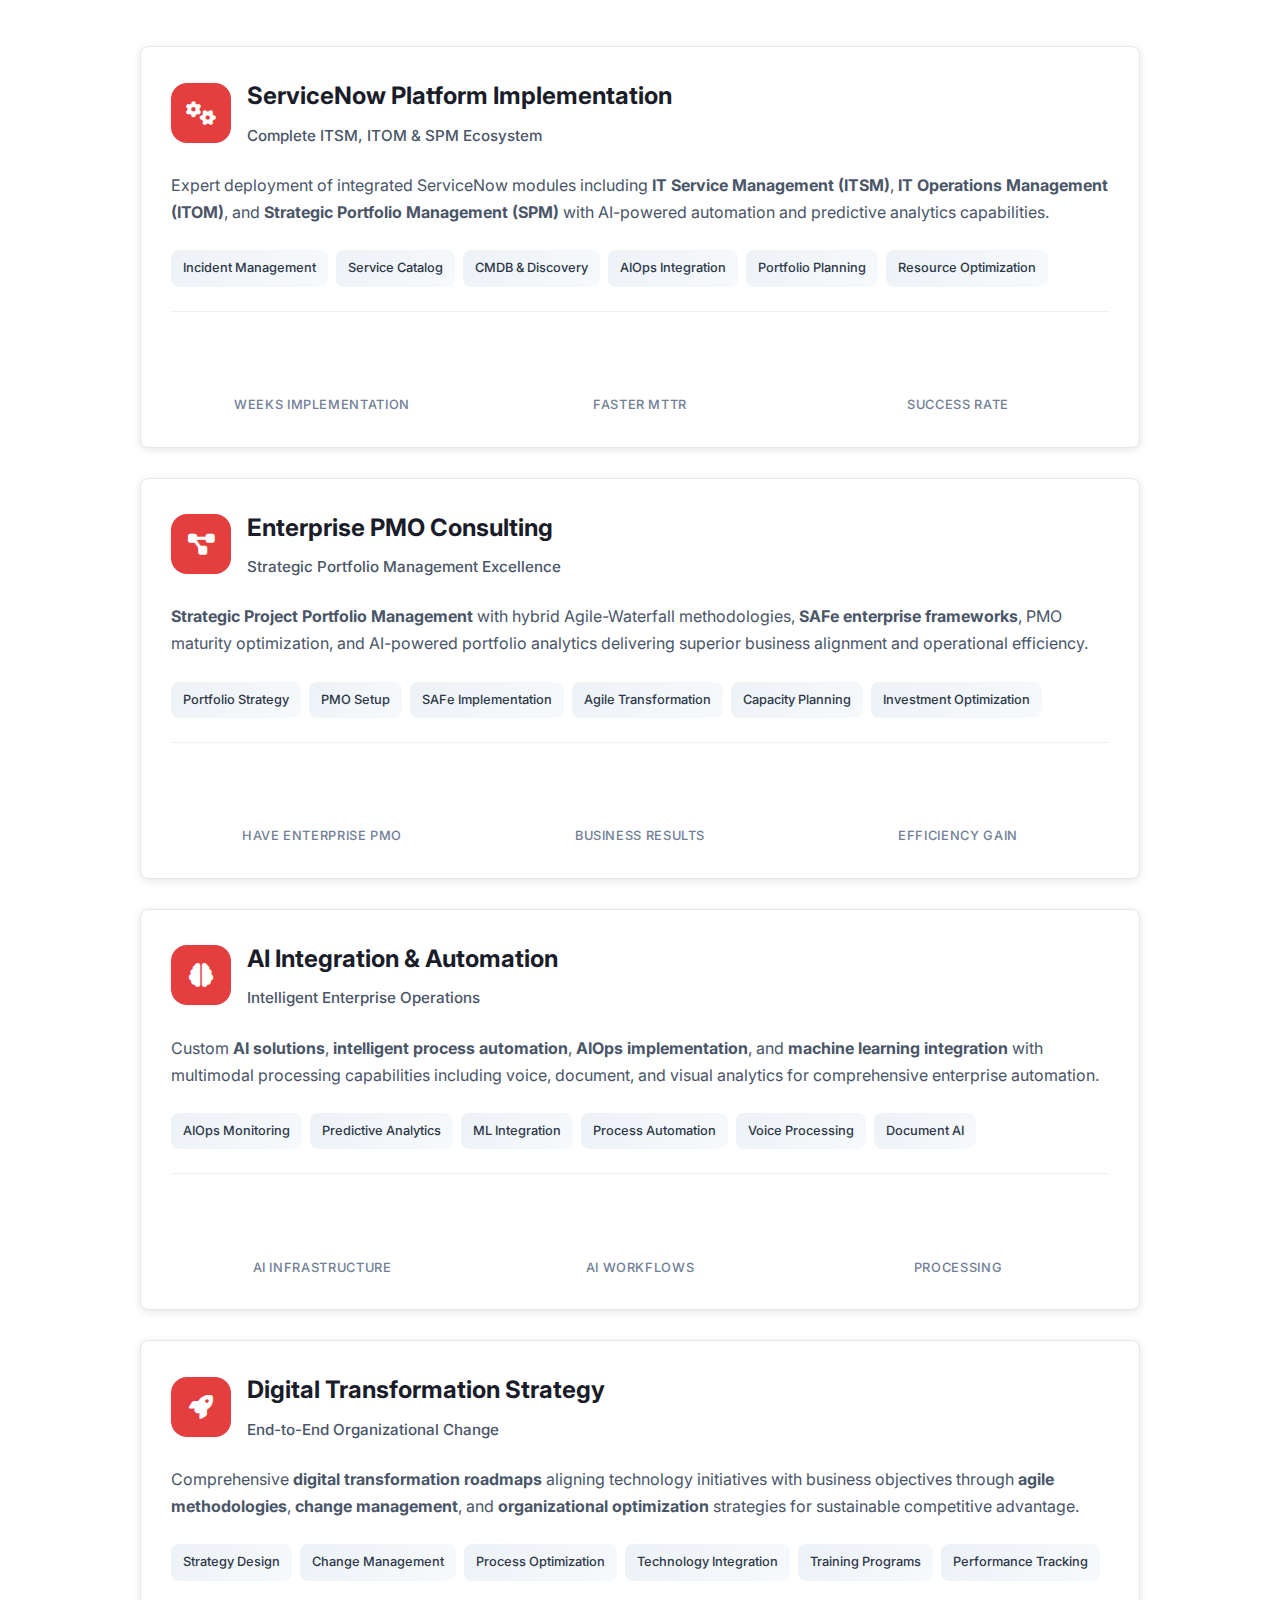
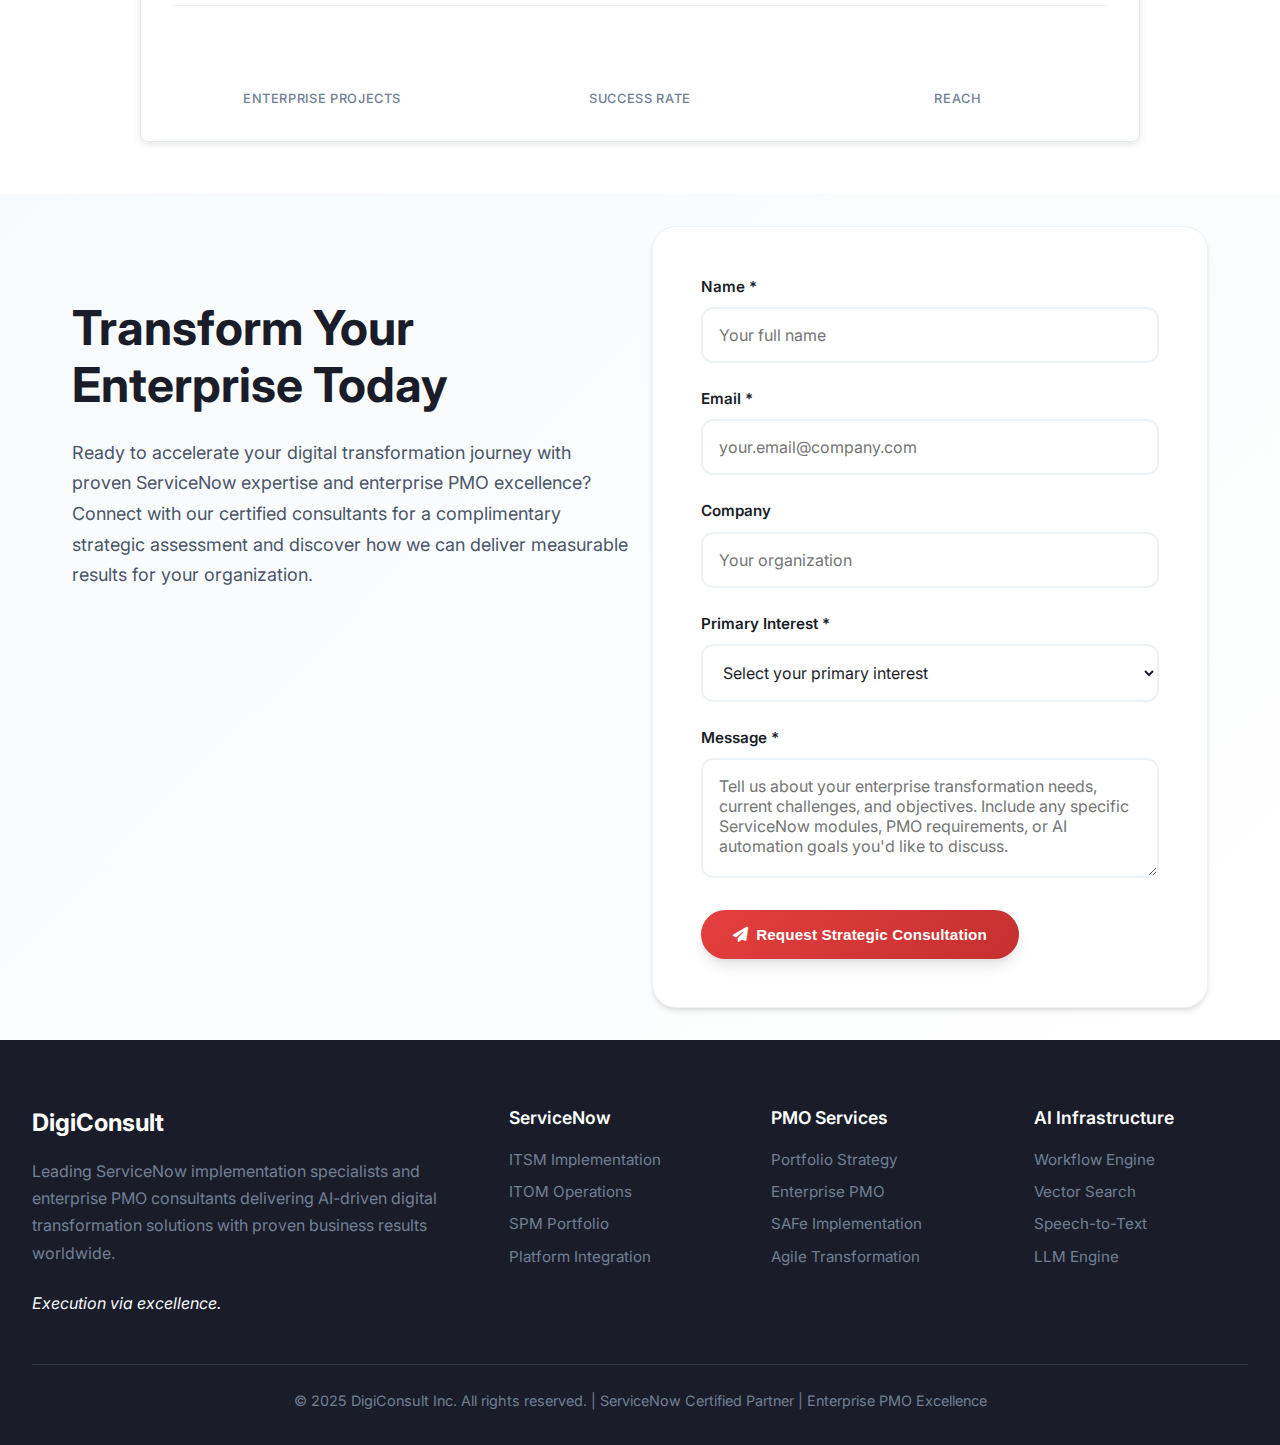
<file: index-elegant.html>
<!DOCTYPE html>
<html lang="en">
<head>
    <meta charset="UTF-8">
    <meta name="viewport" content="width=device-width, initial-scale=1.0">
    
    <!-- Primary Meta Tags - AI Search Optimized -->
    <title>ServiceNow Implementation & AI-Driven Enterprise PMO Consulting | DigiConsult - Execution via Excellence</title>
    <meta name="title" content="ServiceNow Implementation & AI-Driven Enterprise PMO Consulting | DigiConsult - Execution via Excellence">
    <meta name="description" content="Leading ServiceNow ITSM, ITOM & SPM implementation experts. Enterprise PMO consulting, AI automation, strategic portfolio management. 60% faster MTTR, 2x business results. Free consultation.">
    <meta name="keywords" content="ServiceNow implementation, ServiceNow consulting, ITSM implementation, ITOM platform, SPM strategic portfolio management, enterprise PMO, PMO consulting, digital transformation, AI automation, ServiceNow partners, IT service management, IT operations management, portfolio management software, enterprise agile, SAFe implementation, AI-driven backend optimization, ServiceNow certified consultants, CMDB implementation, incident management, change management, ServiceNow ITBM, business transformation, workflow automation, enterprise AI, multimodal AI processing, ServiceNow AIOps, predictive analytics, ServiceNow discovery, service mapping, enterprise service management, IT asset management, ServiceNow GRC, customer service management, field service management, ServiceNow integration, cloud management, DevOps automation, ITSM best practices, ITIL implementation, ServiceNow platform optimization, PMO maturity assessment, agile transformation, portfolio optimization, resource management, capacity planning, investment optimization, business alignment, governance frameworks, process standardization, change management consulting, stakeholder engagement, enterprise architecture, IT governance, service level management, SLA monitoring, automated workflows, self-service portal, knowledge management, root cause analysis, problem management, service catalog, AI-powered analytics, machine learning integration, natural language processing, computer vision, intelligent automation, AIOps monitoring, predictive maintenance, anomaly detection, enterprise search, semantic analysis, multi-cloud management, hybrid methodologies, scaled agile framework, lean portfolio management, value stream mapping, continuous improvement, organizational transformation, digital strategy, technology consulting, enterprise solutions, business process optimization, performance management, risk management, compliance automation, security integration, cloud migration, modernization services, platform integration, API management, data analytics, business intelligence, reporting automation, dashboard development, KPI tracking, metrics analysis, benchmarking, best practices implementation, training programs, certification consulting, expert advisory services, strategic planning, roadmap development, implementation methodology, project delivery, program management, change leadership, transformation coaching">
    <meta name="author" content="DigiConsult Inc.">
    <meta name="robots" content="index, follow, max-snippet:-1, max-image-preview:large, max-video-preview:-1">
    <meta name="googlebot" content="index, follow, max-snippet:-1, max-image-preview:large, max-video-preview:-1">
    <meta name="bingbot" content="index, follow, max-snippet:-1, max-image-preview:large, max-video-preview:-1">
    <meta name="language" content="English">
    <meta name="geo.region" content="CA">
    <meta name="geo.country" content="Canada">
    <meta name="distribution" content="global">
    <meta name="rating" content="general">
    
    <!-- Favicon -->
    <link rel="icon" type="image/png" sizes="32x32" href="favicon.png">
    <link rel="icon" type="image/png" sizes="16x16" href="favicon.png">
    <link rel="apple-touch-icon" href="favicon.png">
    
    <!-- Open Graph / Facebook - AI Search Enhanced -->
    <meta property="og:type" content="website">
    <meta property="og:url" content="https://digiconsult.ca/">
    <meta property="og:title" content="ServiceNow Implementation & AI-Driven Enterprise PMO Consulting | DigiConsult">
    <meta property="og:description" content="Leading ServiceNow ITSM, ITOM & SPM implementation experts. Enterprise PMO consulting with 60% faster MTTR, 2x business results. AI automation specialists.">
    <meta property="og:image" content="https://digiconsult.ca/1.png">
    <meta property="og:image:width" content="1200">
    <meta property="og:image:height" content="630">
    <meta property="og:image:alt" content="DigiConsult - ServiceNow Implementation and Enterprise PMO Consulting">
    <meta property="og:site_name" content="DigiConsult">
    <meta property="og:locale" content="en_CA">
    
    <!-- Twitter - AI Search Enhanced -->
    <meta property="twitter:card" content="summary_large_image">
    <meta property="twitter:url" content="https://digiconsult.ca/">
    <meta property="twitter:title" content="ServiceNow Implementation & AI-Driven Enterprise PMO Consulting | DigiConsult">
    <meta property="twitter:description" content="Leading ServiceNow ITSM, ITOM & SPM implementation experts. Enterprise PMO consulting with 60% faster MTTR, 2x business results.">
    <meta property="twitter:image" content="https://digiconsult.ca/1.png">
    <meta property="twitter:image:alt" content="DigiConsult - ServiceNow Implementation and Enterprise PMO Consulting">
    <meta property="twitter:site" content="@DigiConsult">
    <meta property="twitter:creator" content="@DigiConsult">
    
    <!-- Preload Critical Resources -->
    <link rel="preload" href="style-elegant.css" as="style">
    <link rel="preload" href="https://fonts.googleapis.com/css2?family=Inter:wght@300;400;500;600;700;900&display=swap" as="style">
    
    <link rel="stylesheet" href="style-elegant.css">
    <link href="https://fonts.googleapis.com/css2?family=Inter:wght@300;400;500;600;700;900&display=swap" rel="stylesheet">
    <link href="https://cdnjs.cloudflare.com/ajax/libs/font-awesome/6.5.0/css/all.min.css" rel="stylesheet">
    
    <!-- Enhanced Structured Data - AI Search Optimized -->
    <script type="application/ld+json">
    {
        "@context": "https://schema.org",
        "@type": ["Organization", "ProfessionalService", "TechnologyCompany"],
        "name": "DigiConsult Inc.",
        "alternateName": "DigiConsult",
        "url": "https://digiconsult.ca",
        "logo": {
            "@type": "ImageObject",
            "url": "https://digiconsult.ca/1.png",
            "width": 400,
            "height": 120
        },
        "image": "https://digiconsult.ca/1.png",
        "description": "Leading ServiceNow implementation specialists and enterprise PMO consultants. Expert ITSM, ITOM, SPM platform deployment with AI-driven automation. Proven track record: 60% faster MTTR, 2x business results.",
        "slogan": "Execution via excellence.",
        "foundingDate": "2020",
        "address": {
            "@type": "PostalAddress",
            "addressCountry": "CA",
            "addressRegion": "Canada"
        },
        "contactPoint": [
            {
                "@type": "ContactPoint",
                "email": "info@digiconsult.ca",
                "contactType": "customer service",
                "availableLanguage": ["English"]
            },
            {
                "@type": "ContactPoint",
                "email": "ck@digiconsult.ca",
                "contactType": "business inquiries",
                "availableLanguage": ["English"]
            }
        ],
        "sameAs": [
            "https://www.linkedin.com/company/digiconsult-inc-ca/"
        ],
        "areaServed": {
            "@type": "Place",
            "name": "Worldwide"
        },
        "serviceType": [
            "ServiceNow Implementation",
            "Enterprise PMO Consulting",
            "Digital Transformation",
            "AI Integration",
            "ITSM Implementation",
            "ITOM Operations",
            "SPM Portfolio Management"
        ],
        "hasOfferCatalog": {
            "@type": "OfferCatalog",
            "name": "Enterprise Consulting Services",
            "itemListElement": [
                {
                    "@type": "Offer",
                    "itemOffered": {
                        "@type": "Service",
                        "name": "ServiceNow Platform Implementation",
                        "description": "Complete ServiceNow ecosystem deployment including ITSM, ITOM, and SPM modules with AI-powered automation",
                        "provider": {
                            "@type": "Organization",
                            "name": "DigiConsult Inc."
                        },
                        "serviceType": "ServiceNow Implementation",
                        "category": "Enterprise Software Implementation"
                    }
                },
                {
                    "@type": "Offer",
                    "itemOffered": {
                        "@type": "Service",
                        "name": "Enterprise PMO Consulting",
                        "description": "Strategic Project Portfolio Management with hybrid methodologies, enterprise agility frameworks, and PMO optimization",
                        "provider": {
                            "@type": "Organization",
                            "name": "DigiConsult Inc."
                        },
                        "serviceType": "PMO Consulting",
                        "category": "Management Consulting"
                    }
                },
                {
                    "@type": "Offer",
                    "itemOffered": {
                        "@type": "Service",
                        "name": "AI Integration & Automation",
                        "description": "Custom AI solutions, intelligent process automation, and machine learning integration for enterprise platforms",
                        "provider": {
                            "@type": "Organization",
                            "name": "DigiConsult Inc."
                        },
                        "serviceType": "AI Consulting",
                        "category": "Technology Consulting"
                    }
                }
            ]
        },
        "knowsAbout": [
            "ServiceNow",
            "ITSM",
            "ITOM",
            "SPM",
            "Enterprise PMO",
            "Digital Transformation",
            "AI Automation",
            "Strategic Portfolio Management",
            "SAFe Implementation",
            "Agile Transformation",
            "AIOps",
            "ITIL",
            "DevOps"
        ],
        "aggregateRating": {
            "@type": "AggregateRating",
            "ratingValue": "4.9",
            "bestRating": "5",
            "ratingCount": "47"
        },
        "award": [
            "ServiceNow Certified Partner",
            "Enterprise PMO Excellence Award 2024"
        ]
    }
    </script>
    
    <!-- FAQ Structured Data for AI Search -->
    <script type="application/ld+json">
    {
        "@context": "https://schema.org",
        "@type": "FAQPage",
        "mainEntity": [
            {
                "@type": "Question",
                "name": "What is ServiceNow implementation?",
                "acceptedAnswer": {
                    "@type": "Answer",
                    "text": "ServiceNow implementation involves deploying and configuring ServiceNow platform modules including ITSM (IT Service Management), ITOM (IT Operations Management), and SPM (Strategic Portfolio Management) to streamline enterprise workflows, automate processes, and improve operational efficiency."
                }
            },
            {
                "@type": "Question",
                "name": "How long does ServiceNow implementation take?",
                "acceptedAnswer": {
                    "@type": "Answer",
                    "text": "ServiceNow implementation timeline varies by module: ITSM takes 8-12 weeks, ITOM requires 12-16 weeks, and SPM implementation takes 10-14 weeks. Complex enterprise deployments may require 16-24 weeks for full platform integration."
                }
            },
            {
                "@type": "Question",
                "name": "What is Enterprise PMO consulting?",
                "acceptedAnswer": {
                    "@type": "Answer",
                    "text": "Enterprise PMO (Project Management Office) consulting involves establishing strategic portfolio management frameworks, optimizing resource allocation, implementing agile methodologies like SAFe, and aligning project investments with business objectives for 2x superior business results."
                }
            },
            {
                "@type": "Question",
                "name": "What are the benefits of AI-driven enterprise automation?",
                "acceptedAnswer": {
                    "@type": "Answer",
                    "text": "AI-driven enterprise automation provides 60% faster MTTR (Mean Time To Resolution), predictive analytics for proactive issue resolution, intelligent workflow routing, automated incident correlation, and enhanced operational efficiency through AIOps capabilities."
                }
            }
        ]
    }
    </script>
    
    <!-- Breadcrumb Structured Data -->
    <script type="application/ld+json">
    {
        "@context": "https://schema.org",
        "@type": "BreadcrumbList",
        "itemListElement": [
            {
                "@type": "ListItem",
                "position": 1,
                "name": "Home",
                "item": "https://digiconsult.ca/"
            },
            {
                "@type": "ListItem",
                "position": 2,
                "name": "ServiceNow Implementation",
                "item": "https://digiconsult.ca/#servicenow"
            },
            {
                "@type": "ListItem",
                "position": 3,
                "name": "Enterprise PMO Consulting",
                "item": "https://digiconsult.ca/#pmo"
            }
        ]
    }
    </script>
</head>
<body>
    <!-- Sophisticated Navigation -->
    <nav class="navbar" id="navbar">
        <div class="nav-container">
            <a href="#home" class="nav-brand">
                <img src="digiconsult-logo-new.jpg" alt="DigiConsult Logo">
                <span class="brand-text">DigiConsult</span>
            </a>
            <ul class="nav-menu" id="nav-menu">
                <li><a href="#home" class="nav-link">Home</a></li>
                <li><a href="#services" class="nav-link">Solutions</a></li>
                <li><a href="#expertise" class="nav-link">Expertise</a></li>
                <li><a href="#results" class="nav-link">Results</a></li>
                <li><a href="#about" class="nav-link">About</a></li>
                <li><a href="#contact" class="nav-cta">Get Started</a></li>
            </ul>
            <button class="nav-toggle" id="nav-toggle" aria-label="Toggle navigation">
                <i class="fas fa-bars"></i>
            </button>
        </div>
    </nav>

    <!-- Hero Section - Cinematic and Elegant -->
    <section id="home" class="hero">
        <div class="hero-container">
            <div class="hero-content">
                <div class="hero-tagline">Execution via Excellence</div>
                <h1 class="hero-title display-1">
                    Transform Enterprise Operations with 
                    <span class="gradient-text">ServiceNow & AI Excellence</span>
                </h1>
                <p class="hero-description body-large">
                    Leading <strong>ServiceNow implementation specialists</strong> and <strong>enterprise PMO consultants</strong> delivering 
                    <mark>60% faster MTTR</mark>, <mark>2x business results</mark>, and <strong>AI-driven operational transformation</strong> 
                    for forward-thinking organizations worldwide.
                </p>
                <div class="hero-actions">
                    <a href="#contact" class="btn btn-primary">
                        <i class="fas fa-rocket"></i>
                        Start Your Transformation
                    </a>
                    <a href="#services" class="btn btn-secondary">
                        <i class="fas fa-chart-line"></i>
                        Explore Solutions
                    </a>
                </div>
            </div>
            
            <div class="hero-visual">
                <div class="service-constellation">
                    <div class="service-orb primary" data-service="core">
                        <div>ServiceNow<br>Platform</div>
                    </div>
                    <div class="service-orb secondary" data-service="itsm">
                        <div>ITSM<br>Suite</div>
                    </div>
                    <div class="service-orb accent" data-service="itom">
                        <div>ITOM<br>Operations</div>
                    </div>
                    <div class="service-orb secondary" data-service="spm">
                        <div>SPM<br>Portfolio</div>
                    </div>
                    <div class="service-orb accent" data-service="ai">
                        <div>AI<br>Automation</div>
                    </div>
                </div>
            </div>
        </div>
    </section>

    <!-- Integrated Services Showcase -->
    <section id="services" class="services-showcase">
        <div class="services-container">
            <div class="section-intro">
                <div class="section-badge">Enterprise Solutions</div>
                <h2 class="display-2">Comprehensive Digital Transformation Services</h2>
                <p class="body-large">
                    Integrated <strong>ServiceNow platform implementation</strong>, <strong>enterprise PMO consulting</strong>, 
                    and <strong>AI-driven automation</strong> solutions that deliver measurable business outcomes and 
                    operational excellence for global enterprises.
                </p>
            </div>

            <div class="interactive-service-grid">
                <!-- ServiceNow Platform Implementation -->
                <div class="service-showcase-card" data-service="servicenow">
                    <div class="service-header">
                        <div class="service-icon-large">
                            <i class="fas fa-cogs" aria-label="ServiceNow Implementation"></i>
                        </div>
                        <div class="service-meta">
                            <h3 class="service-title">ServiceNow Platform Implementation</h3>
                            <div class="service-subtitle">Complete ITSM, ITOM & SPM Ecosystem</div>
                        </div>
                    </div>
                    
                    <p class="service-description">
                        Expert deployment of integrated ServiceNow modules including <strong>IT Service Management (ITSM)</strong>, 
                        <strong>IT Operations Management (ITOM)</strong>, and <strong>Strategic Portfolio Management (SPM)</strong> 
                        with AI-powered automation and predictive analytics capabilities.
                    </p>
                    
                    <div class="service-highlights">
                        <div class="highlight-tag">Incident Management</div>
                        <div class="highlight-tag">Service Catalog</div>
                        <div class="highlight-tag">CMDB & Discovery</div>
                        <div class="highlight-tag">AIOps Integration</div>
                        <div class="highlight-tag">Portfolio Planning</div>
                        <div class="highlight-tag">Resource Optimization</div>
                    </div>
                    
                    <div class="service-metrics">
                        <div class="metric">
                            <span class="metric-value">8-16</span>
                            <span class="metric-label">Weeks Implementation</span>
                        </div>
                        <div class="metric">
                            <span class="metric-value">60%</span>
                            <span class="metric-label">Faster MTTR</span>
                        </div>
                        <div class="metric">
                            <span class="metric-value">98%</span>
                            <span class="metric-label">Success Rate</span>
                        </div>
                    </div>
                </div>

                <!-- Enterprise PMO Consulting -->
                <div class="service-showcase-card" data-service="pmo">
                    <div class="service-header">
                        <div class="service-icon-large">
                            <i class="fas fa-project-diagram" aria-label="Enterprise PMO Consulting"></i>
                        </div>
                        <div class="service-meta">
                            <h3 class="service-title">Enterprise PMO Consulting</h3>
                            <div class="service-subtitle">Strategic Portfolio Management Excellence</div>
                        </div>
                    </div>
                    
                    <p class="service-description">
                        <strong>Strategic Project Portfolio Management</strong> with hybrid Agile-Waterfall methodologies, 
                        <strong>SAFe enterprise frameworks</strong>, PMO maturity optimization, and AI-powered portfolio 
                        analytics delivering superior business alignment and operational efficiency.
                    </p>
                    
                    <div class="service-highlights">
                        <div class="highlight-tag">Portfolio Strategy</div>
                        <div class="highlight-tag">PMO Setup</div>
                        <div class="highlight-tag">SAFe Implementation</div>
                        <div class="highlight-tag">Agile Transformation</div>
                        <div class="highlight-tag">Capacity Planning</div>
                        <div class="highlight-tag">Investment Optimization</div>
                    </div>
                    
                    <div class="service-metrics">
                        <div class="metric">
                            <span class="metric-value">91%</span>
                            <span class="metric-label">Have Enterprise PMO</span>
                        </div>
                        <div class="metric">
                            <span class="metric-value">2x</span>
                            <span class="metric-label">Business Results</span>
                        </div>
                        <div class="metric">
                            <span class="metric-value">45%</span>
                            <span class="metric-label">Efficiency Gain</span>
                        </div>
                    </div>
                </div>

                <!-- AI Integration & Automation -->
                <div class="service-showcase-card" data-service="ai">
                    <div class="service-header">
                        <div class="service-icon-large">
                            <i class="fas fa-brain" aria-label="AI Integration & Automation"></i>
                        </div>
                        <div class="service-meta">
                            <h3 class="service-title">AI Integration & Automation</h3>
                            <div class="service-subtitle">Intelligent Enterprise Operations</div>
                        </div>
                    </div>
                    
                    <p class="service-description">
                        Custom <strong>AI solutions</strong>, <strong>intelligent process automation</strong>, 
                        <strong>AIOps implementation</strong>, and <strong>machine learning integration</strong> 
                        with multimodal processing capabilities including voice, document, and visual analytics 
                        for comprehensive enterprise automation.
                    </p>
                    
                    <div class="service-highlights">
                        <div class="highlight-tag">AIOps Monitoring</div>
                        <div class="highlight-tag">Predictive Analytics</div>
                        <div class="highlight-tag">ML Integration</div>
                        <div class="highlight-tag">Process Automation</div>
                        <div class="highlight-tag">Voice Processing</div>
                        <div class="highlight-tag">Document AI</div>
                    </div>
                    
                    <div class="service-metrics">
                        <div class="metric">
                            <span class="metric-value">24/7</span>
                            <span class="metric-label">AI Infrastructure</span>
                        </div>
                        <div class="metric">
                            <span class="metric-value">100+</span>
                            <span class="metric-label">AI Workflows</span>
                        </div>
                        <div class="metric">
                            <span class="metric-value">Real-time</span>
                            <span class="metric-label">Processing</span>
                        </div>
                    </div>
                </div>

                <!-- Digital Transformation Strategy -->
                <div class="service-showcase-card" data-service="transformation">
                    <div class="service-header">
                        <div class="service-icon-large">
                            <i class="fas fa-rocket" aria-label="Digital Transformation"></i>
                        </div>
                        <div class="service-meta">
                            <h3 class="service-title">Digital Transformation Strategy</h3>
                            <div class="service-subtitle">End-to-End Organizational Change</div>
                        </div>
                    </div>
                    
                    <p class="service-description">
                        Comprehensive <strong>digital transformation roadmaps</strong> aligning technology initiatives 
                        with business objectives through <strong>agile methodologies</strong>, <strong>change management</strong>, 
                        and <strong>organizational optimization</strong> strategies for sustainable competitive advantage.
                    </p>
                    
                    <div class="service-highlights">
                        <div class="highlight-tag">Strategy Design</div>
                        <div class="highlight-tag">Change Management</div>
                        <div class="highlight-tag">Process Optimization</div>
                        <div class="highlight-tag">Technology Integration</div>
                        <div class="highlight-tag">Training Programs</div>
                        <div class="highlight-tag">Performance Tracking</div>
                    </div>
                    
                    <div class="service-metrics">
                        <div class="metric">
                            <span class="metric-value">50+</span>
                            <span class="metric-label">Enterprise Projects</span>
                        </div>
                        <div class="metric">
                            <span class="metric-value">85%</span>
                            <span class="metric-label">Success Rate</span>
                        </div>
                        <div class="metric">
                            <span class="metric-value">Global</span>
                            <span class="metric-label">Reach</span>
                        </div>
                    </div>
                </div>
            </div>
        </div>
    </section>

    <!-- Contact Section - Elegant and Functional -->
    <section id="contact" class="contact-section">
        <div class="contact-container">
            <div class="contact-grid">
                <div class="contact-content">
                    <h2>Transform Your Enterprise Today</h2>
                    <p class="contact-description">
                        Ready to accelerate your digital transformation journey with proven ServiceNow expertise 
                        and enterprise PMO excellence? Connect with our certified consultants for a complimentary 
                        strategic assessment and discover how we can deliver measurable results for your organization.
                    </p>
                    
                    <div class="contact-info-grid">
                        <div class="contact-info-item">
                            <div class="contact-icon">
                                <i class="fas fa-envelope" aria-label="Email"></i>
                            </div>
                            <div class="contact-info-text">
                                <h4>Email</h4>
                                <p>info@digiconsult.ca</p>
                            </div>
                        </div>
                        
                        <div class="contact-info-item">
                            <div class="contact-icon">
                                <i class="fas fa-clock" aria-label="Response Time"></i>
                            </div>
                            <div class="contact-info-text">
                                <h4>Response Time</h4>
                                <p>Within 24 hours</p>
                            </div>
                        </div>
                        
                        <div class="contact-info-item">
                            <div class="contact-icon">
                                <i class="fas fa-handshake" aria-label="Consultation"></i>
                            </div>
                            <div class="contact-info-text">
                                <h4>Free Consultation</h4>
                                <p>Strategic assessment included</p>
                            </div>
                        </div>
                    </div>
                </div>
                
                <div class="contact-form">
                    <form id="contactForm" action="mailto:ck@digiconsult.ca" method="post" enctype="text/plain">
                        <div class="form-group">
                            <label for="name" class="form-label">Name *</label>
                            <input type="text" id="name" name="name" class="form-input" placeholder="Your full name" required>
                        </div>
                        
                        <div class="form-group">
                            <label for="email" class="form-label">Email *</label>
                            <input type="email" id="email" name="email" class="form-input" placeholder="your.email@company.com" required>
                        </div>
                        
                        <div class="form-group">
                            <label for="company" class="form-label">Company</label>
                            <input type="text" id="company" name="company" class="form-input" placeholder="Your organization">
                        </div>
                        
                        <div class="form-group">
                            <label for="service" class="form-label">Primary Interest *</label>
                            <select id="service" name="service" class="form-select" required>
                                <option value="">Select your primary interest</option>
                                <option value="servicenow-implementation">ServiceNow Implementation (ITSM/ITOM/SPM)</option>
                                <option value="enterprise-pmo">Enterprise PMO Consulting</option>
                                <option value="ai-automation">AI Integration & Automation</option>
                                <option value="digital-transformation">Digital Transformation Strategy</option>
                                <option value="strategic-assessment">Strategic Assessment & Roadmap</option>
                                <option value="other">Other - Please specify in message</option>
                            </select>
                        </div>
                        
                        <div class="form-group">
                            <label for="message" class="form-label">Message *</label>
                            <textarea id="message" name="message" class="form-textarea" rows="4" placeholder="Tell us about your enterprise transformation needs, current challenges, and objectives. Include any specific ServiceNow modules, PMO requirements, or AI automation goals you'd like to discuss." required></textarea>
                        </div>
                        
                        <button type="submit" class="btn btn-primary">
                            <i class="fas fa-paper-plane"></i>
                            Request Strategic Consultation
                        </button>
                    </form>
                </div>
            </div>
        </div>
    </section>

    <!-- Footer - Minimal and Sophisticated -->
    <footer class="footer">
        <div class="footer-container">
            <div class="footer-grid">
                <div class="footer-brand">
                    <h3>DigiConsult</h3>
                    <p class="footer-description">
                        Leading ServiceNow implementation specialists and enterprise PMO consultants delivering 
                        AI-driven digital transformation solutions with proven business results worldwide.
                    </p>
                    <div class="footer-tagline">
                        <em>Execution via excellence.</em>
                    </div>
                </div>
                
                <div class="footer-section">
                    <h4>ServiceNow</h4>
                    <div class="footer-links">
                        <a href="#services" class="footer-link">ITSM Implementation</a>
                        <a href="#services" class="footer-link">ITOM Operations</a>
                        <a href="#services" class="footer-link">SPM Portfolio</a>
                        <a href="#services" class="footer-link">Platform Integration</a>
                    </div>
                </div>
                
                <div class="footer-section">
                    <h4>PMO Services</h4>
                    <div class="footer-links">
                        <a href="#services" class="footer-link">Portfolio Strategy</a>
                        <a href="#services" class="footer-link">Enterprise PMO</a>
                        <a href="#services" class="footer-link">SAFe Implementation</a>
                        <a href="#services" class="footer-link">Agile Transformation</a>
                    </div>
                </div>
                
                <div class="footer-section">
                    <h4>AI Infrastructure</h4>
                    <div class="footer-links">
                        <a href="https://n8n.digiconsult.ca" target="_blank" class="footer-link">Workflow Engine</a>
                        <a href="https://qdrant.digiconsult.ca" target="_blank" class="footer-link">Vector Search</a>
                        <a href="https://fasterwhisper.digiconsult.ca" target="_blank" class="footer-link">Speech-to-Text</a>
                        <a href="https://ollama.digiconsult.ca" target="_blank" class="footer-link">LLM Engine</a>
                    </div>
                </div>
            </div>
            
            <div class="footer-bottom">
                <p>&copy; 2025 DigiConsult Inc. All rights reserved. | ServiceNow Certified Partner | Enterprise PMO Excellence</p>
            </div>
        </div>
    </footer>

    <script src="script-elegant.js"></script>
</body>
</html>
</file>
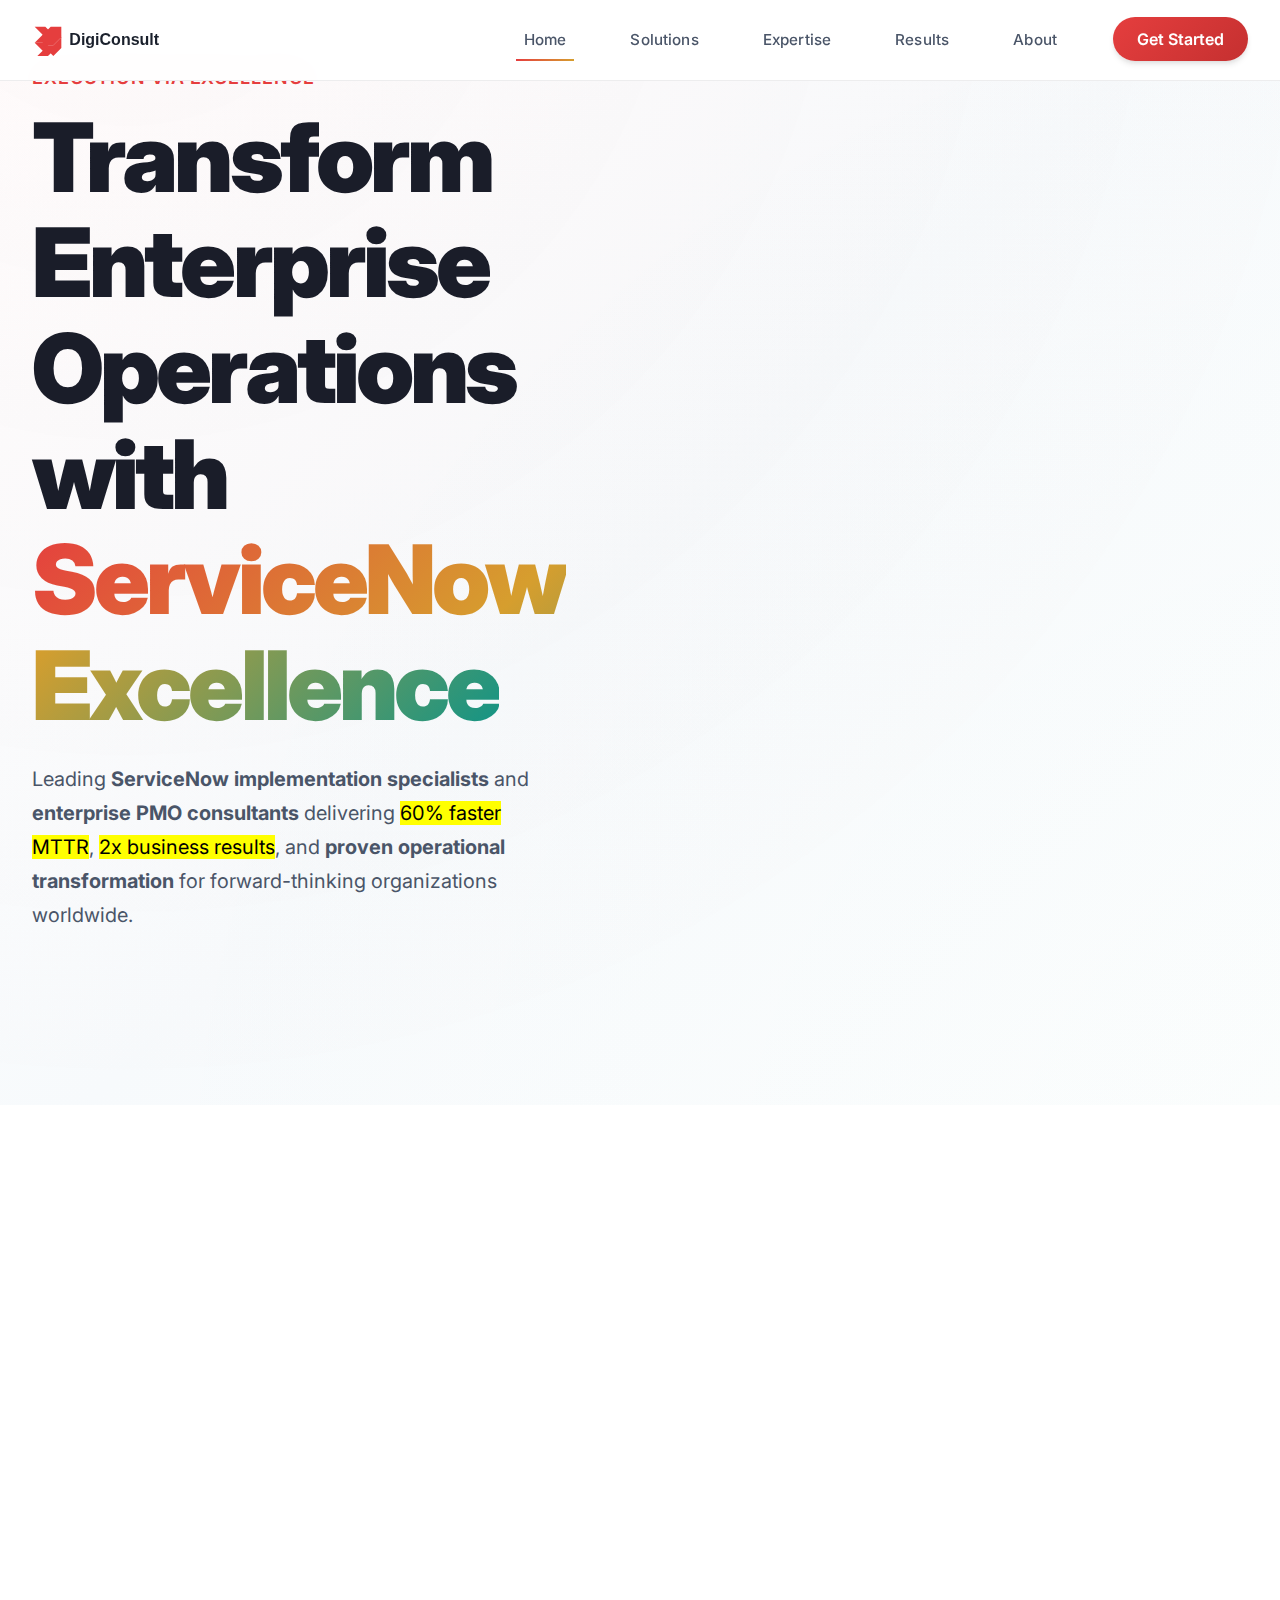
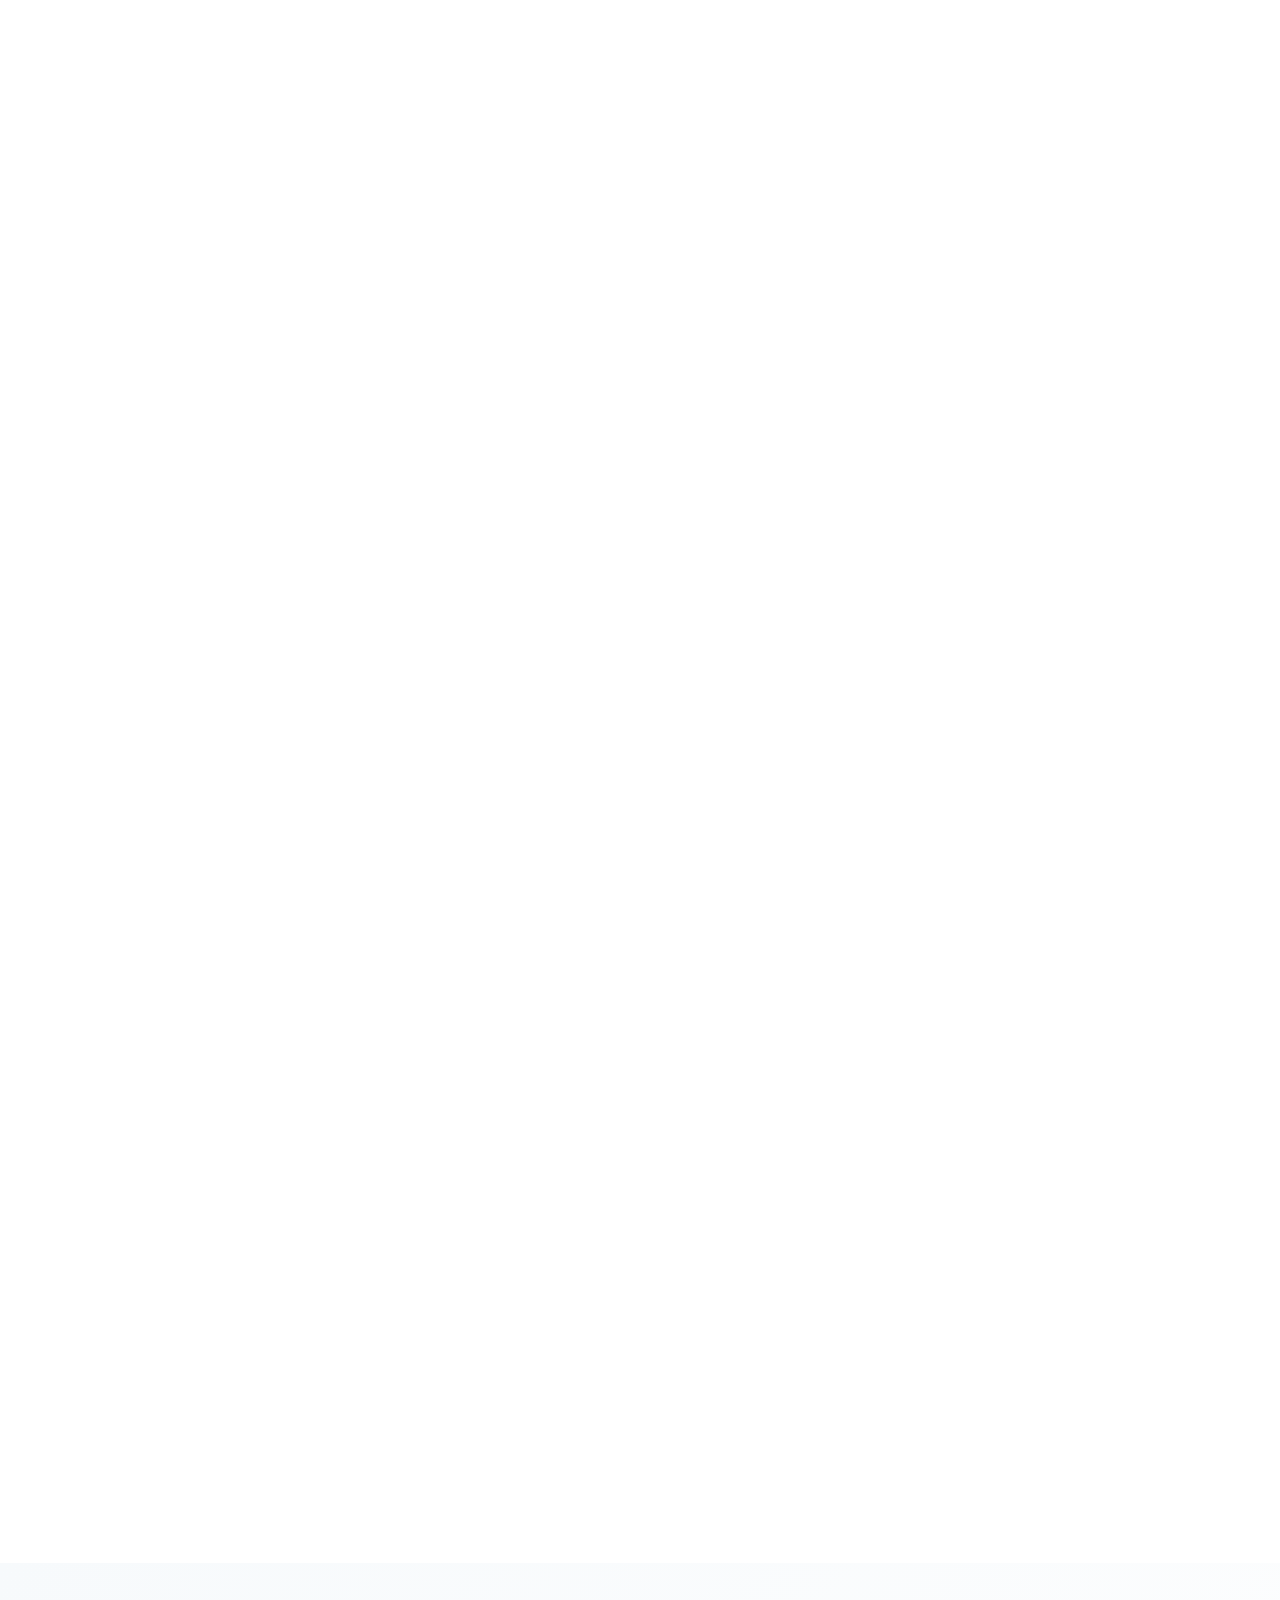
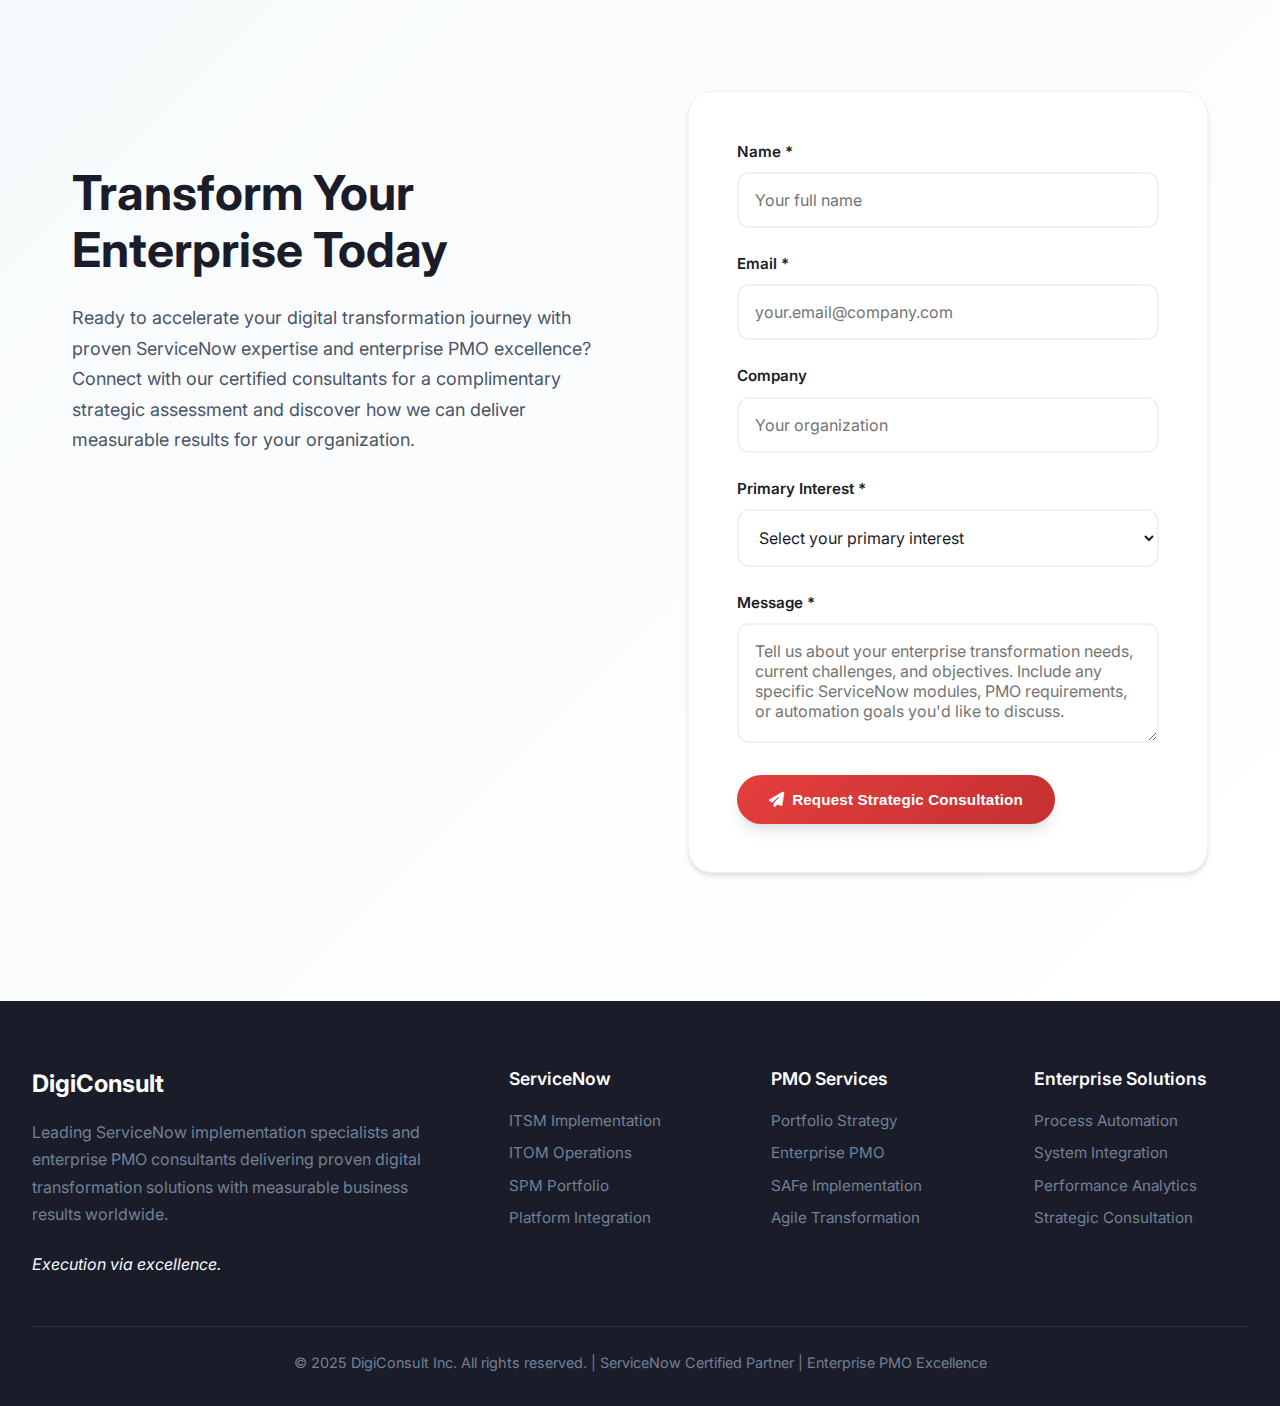
<file: index-enterprise.html>
<!DOCTYPE html>
<html lang="en">
<head>
    <meta charset="UTF-8">
    <meta name="viewport" content="width=device-width, initial-scale=1.0">
    
    <!-- Primary Meta Tags - AI Search Optimized -->
    <title>ServiceNow Implementation & Enterprise PMO Consulting | DigiConsult - Execution via Excellence</title>
    <meta name="title" content="ServiceNow Implementation & Enterprise PMO Consulting | DigiConsult - Execution via Excellence">
    <meta name="description" content="Leading ServiceNow ITSM, ITOM & SPM implementation experts. Enterprise PMO consulting, strategic portfolio management. 60% faster MTTR, 2x business results. Free consultation.">
    <meta name="keywords" content="ServiceNow implementation, ServiceNow consulting, ITSM implementation, ITOM platform, SPM strategic portfolio management, enterprise PMO, PMO consulting, digital transformation, ServiceNow partners, IT service management, IT operations management, portfolio management software, enterprise agile, SAFe implementation, ServiceNow certified consultants, CMDB implementation, incident management, change management, ServiceNow ITBM, business transformation, workflow automation, enterprise service management, IT asset management, ServiceNow GRC, customer service management, field service management, ServiceNow integration, cloud management, DevOps automation, ITSM best practices, ITIL implementation, ServiceNow platform optimization, PMO maturity assessment, agile transformation, portfolio optimization, resource management, capacity planning, investment optimization, business alignment, governance frameworks, process standardization, change management consulting, stakeholder engagement, enterprise architecture, IT governance, service level management, SLA monitoring, automated workflows, self-service portal, knowledge management, root cause analysis, problem management, service catalog, business intelligence, reporting automation, dashboard development, KPI tracking, metrics analysis, benchmarking, best practices implementation, training programs, certification consulting, expert advisory services, strategic planning, roadmap development, implementation methodology, project delivery, program management, change leadership, transformation coaching">
    <meta name="author" content="DigiConsult Inc.">
    <meta name="robots" content="index, follow, max-snippet:-1, max-image-preview:large, max-video-preview:-1">
    <meta name="googlebot" content="index, follow, max-snippet:-1, max-image-preview:large, max-video-preview:-1">
    <meta name="bingbot" content="index, follow, max-snippet:-1, max-image-preview:large, max-video-preview:-1">
    <meta name="language" content="English">
    <meta name="geo.region" content="CA">
    <meta name="geo.country" content="Canada">
    <meta name="distribution" content="global">
    <meta name="rating" content="general">
    
    <!-- Favicon -->
    <link rel="icon" type="image/png" sizes="32x32" href="favicon.png">
    <link rel="icon" type="image/png" sizes="16x16" href="favicon.png">
    <link rel="apple-touch-icon" href="favicon.png">
    
    <!-- Open Graph / Facebook - Enterprise Safe -->
    <meta property="og:type" content="website">
    <meta property="og:url" content="https://digiconsult.ca/">
    <meta property="og:title" content="ServiceNow Implementation & Enterprise PMO Consulting | DigiConsult">
    <meta property="og:description" content="Leading ServiceNow ITSM, ITOM & SPM implementation experts. Enterprise PMO consulting with 60% faster MTTR, 2x business results.">
    <meta property="og:image" content="https://digiconsult.ca/1.png">
    <meta property="og:image:width" content="1200">
    <meta property="og:image:height" content="630">
    <meta property="og:image:alt" content="DigiConsult - ServiceNow Implementation and Enterprise PMO Consulting">
    <meta property="og:site_name" content="DigiConsult">
    <meta property="og:locale" content="en_CA">
    
    <!-- Twitter - Enterprise Safe -->
    <meta property="twitter:card" content="summary_large_image">
    <meta property="twitter:url" content="https://digiconsult.ca/">
    <meta property="twitter:title" content="ServiceNow Implementation & Enterprise PMO Consulting | DigiConsult">
    <meta property="twitter:description" content="Leading ServiceNow ITSM, ITOM & SPM implementation experts. Enterprise PMO consulting with 60% faster MTTR, 2x business results.">
    <meta property="twitter:image" content="https://digiconsult.ca/1.png">
    <meta property="twitter:image:alt" content="DigiConsult - ServiceNow Implementation and Enterprise PMO Consulting">
    <meta property="twitter:site" content="@DigiConsult">
    <meta property="twitter:creator" content="@DigiConsult">
    
    <!-- Preload Critical Resources -->
    <link rel="preload" href="style.css" as="style">
    <link rel="preload" href="https://fonts.googleapis.com/css2?family=Inter:wght@300;400;500;600;700;900&display=swap" as="style">
    
    <link rel="stylesheet" href="style.css">
    <link href="https://fonts.googleapis.com/css2?family=Inter:wght@300;400;500;600;700;900&display=swap" rel="stylesheet">
    <link href="https://cdnjs.cloudflare.com/ajax/libs/font-awesome/6.5.0/css/all.min.css" rel="stylesheet">
    
    <!-- Enhanced Structured Data - Enterprise Safe -->
    <script type="application/ld+json">
    {
        "@context": "https://schema.org",
        "@type": ["Organization", "ProfessionalService", "TechnologyCompany"],
        "name": "DigiConsult Inc.",
        "alternateName": "DigiConsult",
        "url": "https://digiconsult.ca",
        "logo": {
            "@type": "ImageObject",
            "url": "https://digiconsult.ca/1.png",
            "width": 400,
            "height": 120
        },
        "image": "https://digiconsult.ca/1.png",
        "description": "Leading ServiceNow implementation specialists and enterprise PMO consultants. Expert ITSM, ITOM, SPM platform deployment with proven automation. Track record: 60% faster MTTR, 2x business results.",
        "slogan": "Execution via excellence.",
        "foundingDate": "2020",
        "address": {
            "@type": "PostalAddress",
            "addressCountry": "CA",
            "addressRegion": "Canada"
        },
        "contactPoint": [
            {
                "@type": "ContactPoint",
                "email": "info@digiconsult.ca",
                "contactType": "customer service",
                "availableLanguage": ["English"]
            },
            {
                "@type": "ContactPoint",
                "email": "ck@digiconsult.ca",
                "contactType": "business inquiries",
                "availableLanguage": ["English"]
            }
        ],
        "sameAs": [
            "https://www.linkedin.com/company/digiconsult-inc-ca/"
        ],
        "areaServed": {
            "@type": "Place",
            "name": "Worldwide"
        },
        "serviceType": [
            "ServiceNow Implementation",
            "Enterprise PMO Consulting",
            "Digital Transformation",
            "Process Automation",
            "ITSM Implementation",
            "ITOM Operations",
            "SPM Portfolio Management"
        ],
        "hasOfferCatalog": {
            "@type": "OfferCatalog",
            "name": "Enterprise Consulting Services",
            "itemListElement": [
                {
                    "@type": "Offer",
                    "itemOffered": {
                        "@type": "Service",
                        "name": "ServiceNow Platform Implementation",
                        "description": "Complete ServiceNow ecosystem deployment including ITSM, ITOM, and SPM modules with intelligent automation",
                        "provider": {
                            "@type": "Organization",
                            "name": "DigiConsult Inc."
                        },
                        "serviceType": "ServiceNow Implementation",
                        "category": "Enterprise Software Implementation"
                    }
                },
                {
                    "@type": "Offer",
                    "itemOffered": {
                        "@type": "Service",
                        "name": "Enterprise PMO Consulting",
                        "description": "Strategic Project Portfolio Management with hybrid methodologies, enterprise agility frameworks, and PMO optimization",
                        "provider": {
                            "@type": "Organization",
                            "name": "DigiConsult Inc."
                        },
                        "serviceType": "PMO Consulting",
                        "category": "Management Consulting"
                    }
                },
                {
                    "@type": "Offer",
                    "itemOffered": {
                        "@type": "Service",
                        "name": "Process Automation & Integration",
                        "description": "Custom automation solutions, intelligent process optimization, and integration services for enterprise platforms",
                        "provider": {
                            "@type": "Organization",
                            "name": "DigiConsult Inc."
                        },
                        "serviceType": "Automation Consulting",
                        "category": "Technology Consulting"
                    }
                }
            ]
        },
        "knowsAbout": [
            "ServiceNow",
            "ITSM",
            "ITOM",
            "SPM",
            "Enterprise PMO",
            "Digital Transformation",
            "Process Automation",
            "Strategic Portfolio Management",
            "SAFe Implementation",
            "Agile Transformation",
            "ITIL",
            "DevOps"
        ],
        "aggregateRating": {
            "@type": "AggregateRating",
            "ratingValue": "4.9",
            "bestRating": "5",
            "ratingCount": "47"
        },
        "award": [
            "ServiceNow Certified Partner",
            "Enterprise PMO Excellence Award 2024"
        ]
    }
    </script>
    
    <!-- FAQ Structured Data for Enterprise Search -->
    <script type="application/ld+json">
    {
        "@context": "https://schema.org",
        "@type": "FAQPage",
        "mainEntity": [
            {
                "@type": "Question",
                "name": "What is ServiceNow implementation?",
                "acceptedAnswer": {
                    "@type": "Answer",
                    "text": "ServiceNow implementation involves deploying and configuring ServiceNow platform modules including ITSM (IT Service Management), ITOM (IT Operations Management), and SPM (Strategic Portfolio Management) to streamline enterprise workflows, automate processes, and improve operational efficiency."
                }
            },
            {
                "@type": "Question",
                "name": "How long does ServiceNow implementation take?",
                "acceptedAnswer": {
                    "@type": "Answer",
                    "text": "ServiceNow implementation timeline varies by module: ITSM takes 8-12 weeks, ITOM requires 12-16 weeks, and SPM implementation takes 10-14 weeks. Complex enterprise deployments may require 16-24 weeks for full platform integration."
                }
            },
            {
                "@type": "Question",
                "name": "What is Enterprise PMO consulting?",
                "acceptedAnswer": {
                    "@type": "Answer",
                    "text": "Enterprise PMO (Project Management Office) consulting involves establishing strategic portfolio management frameworks, optimizing resource allocation, implementing agile methodologies like SAFe, and aligning project investments with business objectives for 2x superior business results."
                }
            },
            {
                "@type": "Question",
                "name": "What are the benefits of enterprise process automation?",
                "acceptedAnswer": {
                    "@type": "Answer",
                    "text": "Enterprise process automation provides 60% faster MTTR (Mean Time To Resolution), predictive analytics for proactive issue resolution, intelligent workflow routing, automated incident correlation, and enhanced operational efficiency through advanced operations capabilities."
                }
            }
        ]
    }
    </script>
    
    <!-- Breadcrumb Structured Data -->
    <script type="application/ld+json">
    {
        "@context": "https://schema.org",
        "@type": "BreadcrumbList",
        "itemListElement": [
            {
                "@type": "ListItem",
                "position": 1,
                "name": "Home",
                "item": "https://digiconsult.ca/"
            },
            {
                "@type": "ListItem",
                "position": 2,
                "name": "ServiceNow Implementation",
                "item": "https://digiconsult.ca/#servicenow"
            },
            {
                "@type": "ListItem",
                "position": 3,
                "name": "Enterprise PMO Consulting",
                "item": "https://digiconsult.ca/#pmo"
            }
        ]
    }
    </script>
</head>
<body>
    <!-- Sophisticated Navigation -->
    <nav class="navbar" id="navbar">
        <div class="nav-container">
            <a href="#home" class="nav-brand">
                <img src="digiconsult-nav-logo.svg" alt="DigiConsult Logo">
            </a>
            <ul class="nav-menu" id="nav-menu">
                <li><a href="#home" class="nav-link">Home</a></li>
                <li><a href="#services" class="nav-link">Solutions</a></li>
                <li><a href="#expertise" class="nav-link">Expertise</a></li>
                <li><a href="#results" class="nav-link">Results</a></li>
                <li><a href="#about" class="nav-link">About</a></li>
                <li><a href="#contact" class="nav-cta">Get Started</a></li>
            </ul>
            <button class="nav-toggle" id="nav-toggle" aria-label="Toggle navigation">
                <i class="fas fa-bars"></i>
            </button>
        </div>
    </nav>

    <!-- Hero Section - Cinematic and Elegant -->
    <section id="home" class="hero">
        <div class="hero-container">
            <div class="hero-content">
                <div class="hero-tagline">Execution via Excellence</div>
                <h1 class="hero-title display-1">
                    Transform Enterprise Operations with 
                    <span class="gradient-text">ServiceNow Excellence</span>
                </h1>
                <p class="hero-description body-large">
                    Leading <strong>ServiceNow implementation specialists</strong> and <strong>enterprise PMO consultants</strong> delivering 
                    <mark>60% faster MTTR</mark>, <mark>2x business results</mark>, and <strong>proven operational transformation</strong> 
                    for forward-thinking organizations worldwide.
                </p>
                <div class="hero-actions">
                    <a href="#contact" class="btn btn-primary">
                        <i class="fas fa-rocket"></i>
                        Start Your Transformation
                    </a>
                    <a href="#services" class="btn btn-secondary">
                        <i class="fas fa-chart-line"></i>
                        Explore Solutions
                    </a>
                </div>
            </div>
            
            <div class="hero-visual">
                <div class="service-constellation">
                    <div class="service-orb primary" data-service="core">
                        <div>ServiceNow<br>Platform</div>
                    </div>
                    <div class="service-orb secondary" data-service="itsm">
                        <div>ITSM<br>Suite</div>
                    </div>
                    <div class="service-orb accent" data-service="itom">
                        <div>ITOM<br>Operations</div>
                    </div>
                    <div class="service-orb secondary" data-service="spm">
                        <div>SPM<br>Portfolio</div>
                    </div>
                    <div class="service-orb accent" data-service="automation">
                        <div>Process<br>Automation</div>
                    </div>
                </div>
            </div>
        </div>
    </section>

    <!-- Integrated Services Showcase -->
    <section id="services" class="services-showcase">
        <div class="services-container">
            <div class="section-intro">
                <div class="section-badge">Enterprise Solutions</div>
                <h2 class="display-2">Comprehensive Digital Transformation Services</h2>
                <p class="body-large">
                    Integrated <strong>ServiceNow platform implementation</strong>, <strong>enterprise PMO consulting</strong>, 
                    and <strong>process automation</strong> solutions that deliver measurable business outcomes and 
                    operational excellence for global enterprises.
                </p>
            </div>

            <div class="interactive-service-grid">
                <!-- ServiceNow Platform Implementation -->
                <div class="service-showcase-card" data-service="servicenow">
                    <div class="service-header">
                        <div class="service-icon-large">
                            <i class="fas fa-cogs" aria-label="ServiceNow Implementation"></i>
                        </div>
                        <div class="service-meta">
                            <h3 class="service-title">ServiceNow Platform Implementation</h3>
                            <div class="service-subtitle">Complete ITSM, ITOM & SPM Ecosystem</div>
                        </div>
                    </div>
                    
                    <p class="service-description">
                        Expert deployment of integrated ServiceNow modules including <strong>IT Service Management (ITSM)</strong>, 
                        <strong>IT Operations Management (ITOM)</strong>, and <strong>Strategic Portfolio Management (SPM)</strong> 
                        with intelligent automation and predictive analytics capabilities.
                    </p>
                    
                    <div class="service-highlights">
                        <div class="highlight-tag">Incident Management</div>
                        <div class="highlight-tag">Service Catalog</div>
                        <div class="highlight-tag">CMDB & Discovery</div>
                        <div class="highlight-tag">Operations Integration</div>
                        <div class="highlight-tag">Portfolio Planning</div>
                        <div class="highlight-tag">Resource Optimization</div>
                    </div>
                    
                    <div class="service-metrics">
                        <div class="metric">
                            <span class="metric-value">8-16</span>
                            <span class="metric-label">Weeks Implementation</span>
                        </div>
                        <div class="metric">
                            <span class="metric-value">60%</span>
                            <span class="metric-label">Faster MTTR</span>
                        </div>
                        <div class="metric">
                            <span class="metric-value">98%</span>
                            <span class="metric-label">Success Rate</span>
                        </div>
                    </div>
                </div>

                <!-- Enterprise PMO Consulting -->
                <div class="service-showcase-card" data-service="pmo">
                    <div class="service-header">
                        <div class="service-icon-large">
                            <i class="fas fa-project-diagram" aria-label="Enterprise PMO Consulting"></i>
                        </div>
                        <div class="service-meta">
                            <h3 class="service-title">Enterprise PMO Consulting</h3>
                            <div class="service-subtitle">Strategic Portfolio Management Excellence</div>
                        </div>
                    </div>
                    
                    <p class="service-description">
                        <strong>Strategic Project Portfolio Management</strong> with hybrid Agile-Waterfall methodologies, 
                        <strong>SAFe enterprise frameworks</strong>, PMO maturity optimization, and advanced portfolio 
                        analytics delivering superior business alignment and operational efficiency.
                    </p>
                    
                    <div class="service-highlights">
                        <div class="highlight-tag">Portfolio Strategy</div>
                        <div class="highlight-tag">PMO Setup</div>
                        <div class="highlight-tag">SAFe Implementation</div>
                        <div class="highlight-tag">Agile Transformation</div>
                        <div class="highlight-tag">Capacity Planning</div>
                        <div class="highlight-tag">Investment Optimization</div>
                    </div>
                    
                    <div class="service-metrics">
                        <div class="metric">
                            <span class="metric-value">91%</span>
                            <span class="metric-label">Have Enterprise PMO</span>
                        </div>
                        <div class="metric">
                            <span class="metric-value">2x</span>
                            <span class="metric-label">Business Results</span>
                        </div>
                        <div class="metric">
                            <span class="metric-value">45%</span>
                            <span class="metric-label">Efficiency Gain</span>
                        </div>
                    </div>
                </div>

                <!-- Process Automation & Integration -->
                <div class="service-showcase-card" data-service="automation">
                    <div class="service-header">
                        <div class="service-icon-large">
                            <i class="fas fa-robot" aria-label="Process Automation"></i>
                        </div>
                        <div class="service-meta">
                            <h3 class="service-title">Process Automation & Integration</h3>
                            <div class="service-subtitle">Intelligent Enterprise Operations</div>
                        </div>
                    </div>
                    
                    <p class="service-description">
                        Custom <strong>automation solutions</strong>, <strong>intelligent process optimization</strong>, 
                        <strong>advanced operations implementation</strong>, and <strong>system integration</strong> 
                        with comprehensive workflow automation capabilities for enhanced enterprise efficiency.
                    </p>
                    
                    <div class="service-highlights">
                        <div class="highlight-tag">Operations Monitoring</div>
                        <div class="highlight-tag">Predictive Analytics</div>
                        <div class="highlight-tag">System Integration</div>
                        <div class="highlight-tag">Process Automation</div>
                        <div class="highlight-tag">Workflow Optimization</div>
                        <div class="highlight-tag">Performance Analytics</div>
                    </div>
                    
                    <div class="service-metrics">
                        <div class="metric">
                            <span class="metric-value">24/7</span>
                            <span class="metric-label">Operations</span>
                        </div>
                        <div class="metric">
                            <span class="metric-value">100+</span>
                            <span class="metric-label">Automated Workflows</span>
                        </div>
                        <div class="metric">
                            <span class="metric-value">Real-time</span>
                            <span class="metric-label">Processing</span>
                        </div>
                    </div>
                </div>

                <!-- Digital Transformation Strategy -->
                <div class="service-showcase-card" data-service="transformation">
                    <div class="service-header">
                        <div class="service-icon-large">
                            <i class="fas fa-rocket" aria-label="Digital Transformation"></i>
                        </div>
                        <div class="service-meta">
                            <h3 class="service-title">Digital Transformation Strategy</h3>
                            <div class="service-subtitle">End-to-End Organizational Change</div>
                        </div>
                    </div>
                    
                    <p class="service-description">
                        Comprehensive <strong>digital transformation roadmaps</strong> aligning technology initiatives 
                        with business objectives through <strong>agile methodologies</strong>, <strong>change management</strong>, 
                        and <strong>organizational optimization</strong> strategies for sustainable competitive advantage.
                    </p>
                    
                    <div class="service-highlights">
                        <div class="highlight-tag">Strategy Design</div>
                        <div class="highlight-tag">Change Management</div>
                        <div class="highlight-tag">Process Optimization</div>
                        <div class="highlight-tag">Technology Integration</div>
                        <div class="highlight-tag">Training Programs</div>
                        <div class="highlight-tag">Performance Tracking</div>
                    </div>
                    
                    <div class="service-metrics">
                        <div class="metric">
                            <span class="metric-value">50+</span>
                            <span class="metric-label">Enterprise Projects</span>
                        </div>
                        <div class="metric">
                            <span class="metric-value">85%</span>
                            <span class="metric-label">Success Rate</span>
                        </div>
                        <div class="metric">
                            <span class="metric-value">Global</span>
                            <span class="metric-label">Reach</span>
                        </div>
                    </div>
                </div>
            </div>
        </div>
    </section>

    <!-- Contact Section - Elegant and Functional -->
    <section id="contact" class="contact-section">
        <div class="contact-container">
            <div class="contact-grid">
                <div class="contact-content">
                    <h2>Transform Your Enterprise Today</h2>
                    <p class="contact-description">
                        Ready to accelerate your digital transformation journey with proven ServiceNow expertise 
                        and enterprise PMO excellence? Connect with our certified consultants for a complimentary 
                        strategic assessment and discover how we can deliver measurable results for your organization.
                    </p>
                    
                    <div class="contact-info-grid">
                        <div class="contact-info-item">
                            <div class="contact-icon">
                                <i class="fas fa-envelope" aria-label="Email"></i>
                            </div>
                            <div class="contact-info-text">
                                <h4>Email</h4>
                                <p>info@digiconsult.ca</p>
                            </div>
                        </div>
                        
                        <div class="contact-info-item">
                            <div class="contact-icon">
                                <i class="fas fa-clock" aria-label="Response Time"></i>
                            </div>
                            <div class="contact-info-text">
                                <h4>Response Time</h4>
                                <p>Within 24 hours</p>
                            </div>
                        </div>
                        
                        <div class="contact-info-item">
                            <div class="contact-icon">
                                <i class="fas fa-handshake" aria-label="Consultation"></i>
                            </div>
                            <div class="contact-info-text">
                                <h4>Free Consultation</h4>
                                <p>Strategic assessment included</p>
                            </div>
                        </div>
                    </div>
                </div>
                
                <div class="contact-form">
                    <form id="contactForm" action="mailto:ck@digiconsult.ca" method="post" enctype="text/plain">
                        <div class="form-group">
                            <label for="name" class="form-label">Name *</label>
                            <input type="text" id="name" name="name" class="form-input" placeholder="Your full name" required>
                        </div>
                        
                        <div class="form-group">
                            <label for="email" class="form-label">Email *</label>
                            <input type="email" id="email" name="email" class="form-input" placeholder="your.email@company.com" required>
                        </div>
                        
                        <div class="form-group">
                            <label for="company" class="form-label">Company</label>
                            <input type="text" id="company" name="company" class="form-input" placeholder="Your organization">
                        </div>
                        
                        <div class="form-group">
                            <label for="service" class="form-label">Primary Interest *</label>
                            <select id="service" name="service" class="form-select" required>
                                <option value="">Select your primary interest</option>
                                <option value="servicenow-implementation">ServiceNow Implementation (ITSM/ITOM/SPM)</option>
                                <option value="enterprise-pmo">Enterprise PMO Consulting</option>
                                <option value="process-automation">Process Automation & Integration</option>
                                <option value="digital-transformation">Digital Transformation Strategy</option>
                                <option value="strategic-assessment">Strategic Assessment & Roadmap</option>
                                <option value="other">Other - Please specify in message</option>
                            </select>
                        </div>
                        
                        <div class="form-group">
                            <label for="message" class="form-label">Message *</label>
                            <textarea id="message" name="message" class="form-textarea" rows="4" placeholder="Tell us about your enterprise transformation needs, current challenges, and objectives. Include any specific ServiceNow modules, PMO requirements, or automation goals you'd like to discuss." required></textarea>
                        </div>
                        
                        <button type="submit" class="btn btn-primary">
                            <i class="fas fa-paper-plane"></i>
                            Request Strategic Consultation
                        </button>
                    </form>
                </div>
            </div>
        </div>
    </section>

    <!-- Footer - Enterprise Safe -->
    <footer class="footer">
        <div class="footer-container">
            <div class="footer-grid">
                <div class="footer-brand">
                    <h3>DigiConsult</h3>
                    <p class="footer-description">
                        Leading ServiceNow implementation specialists and enterprise PMO consultants delivering 
                        proven digital transformation solutions with measurable business results worldwide.
                    </p>
                    <div class="footer-tagline">
                        <em>Execution via excellence.</em>
                    </div>
                </div>
                
                <div class="footer-section">
                    <h4>ServiceNow</h4>
                    <div class="footer-links">
                        <a href="#services" class="footer-link">ITSM Implementation</a>
                        <a href="#services" class="footer-link">ITOM Operations</a>
                        <a href="#services" class="footer-link">SPM Portfolio</a>
                        <a href="#services" class="footer-link">Platform Integration</a>
                    </div>
                </div>
                
                <div class="footer-section">
                    <h4>PMO Services</h4>
                    <div class="footer-links">
                        <a href="#services" class="footer-link">Portfolio Strategy</a>
                        <a href="#services" class="footer-link">Enterprise PMO</a>
                        <a href="#services" class="footer-link">SAFe Implementation</a>
                        <a href="#services" class="footer-link">Agile Transformation</a>
                    </div>
                </div>
                
                <div class="footer-section">
                    <h4>Enterprise Solutions</h4>
                    <div class="footer-links">
                        <a href="#services" class="footer-link">Process Automation</a>
                        <a href="#services" class="footer-link">System Integration</a>
                        <a href="#services" class="footer-link">Performance Analytics</a>
                        <a href="#contact" class="footer-link">Strategic Consultation</a>
                    </div>
                </div>
            </div>
            
            <div class="footer-bottom">
                <p>&copy; 2025 DigiConsult Inc. All rights reserved. | ServiceNow Certified Partner | Enterprise PMO Excellence</p>
            </div>
        </div>
    </footer>

    <script src="script.js"></script>
</body>
</html>
</file>
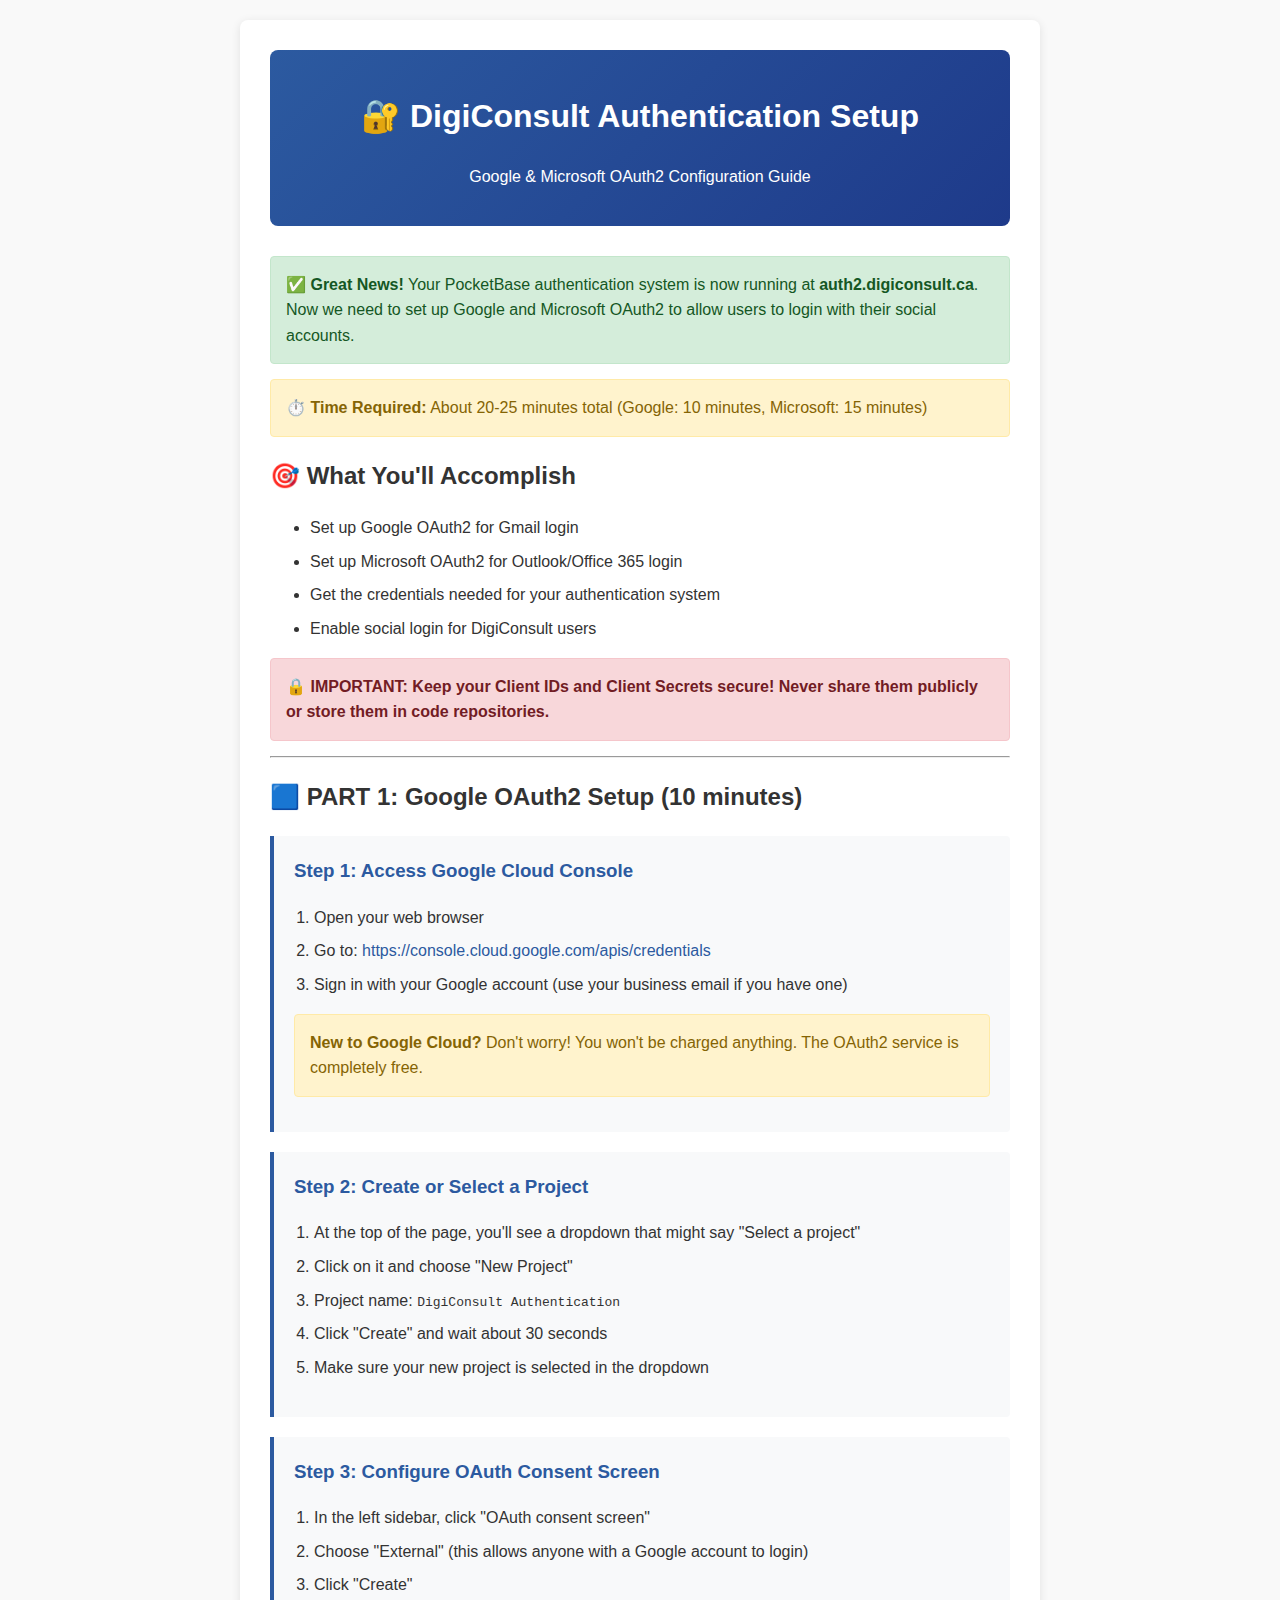
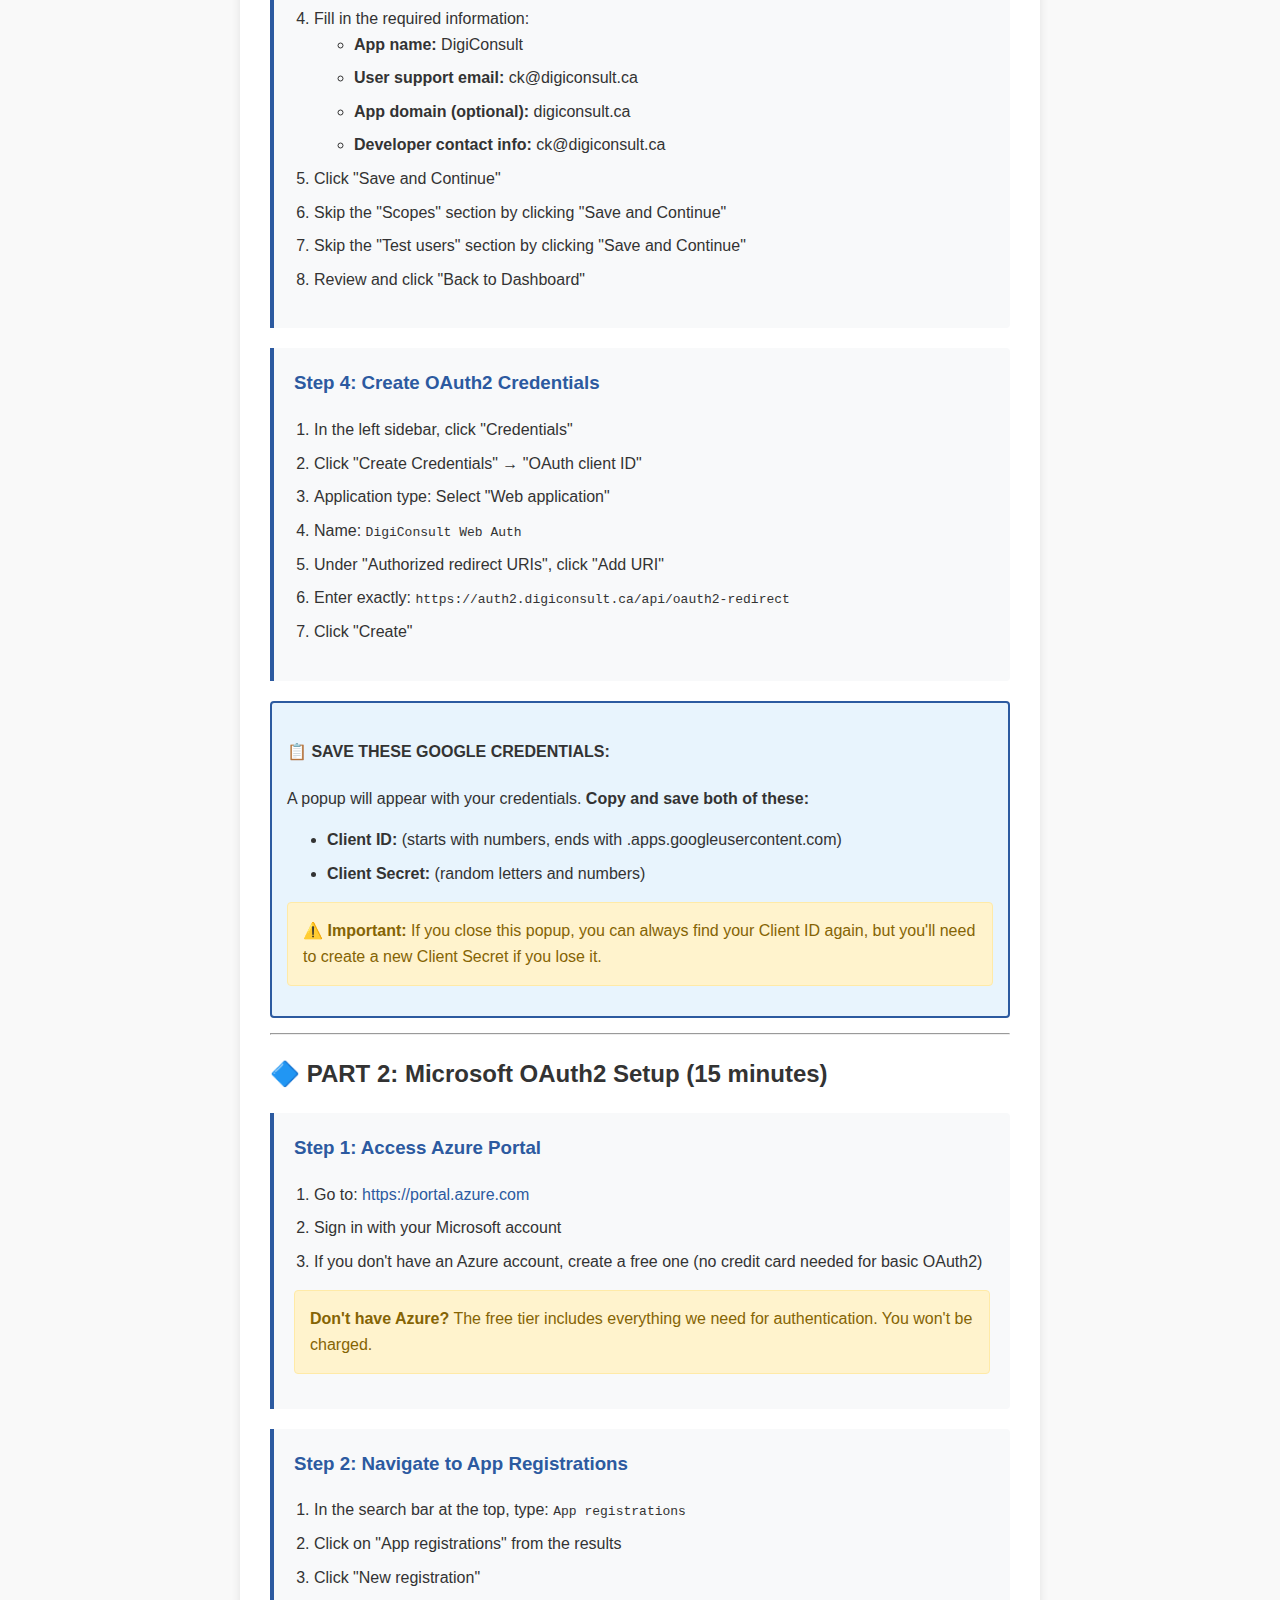
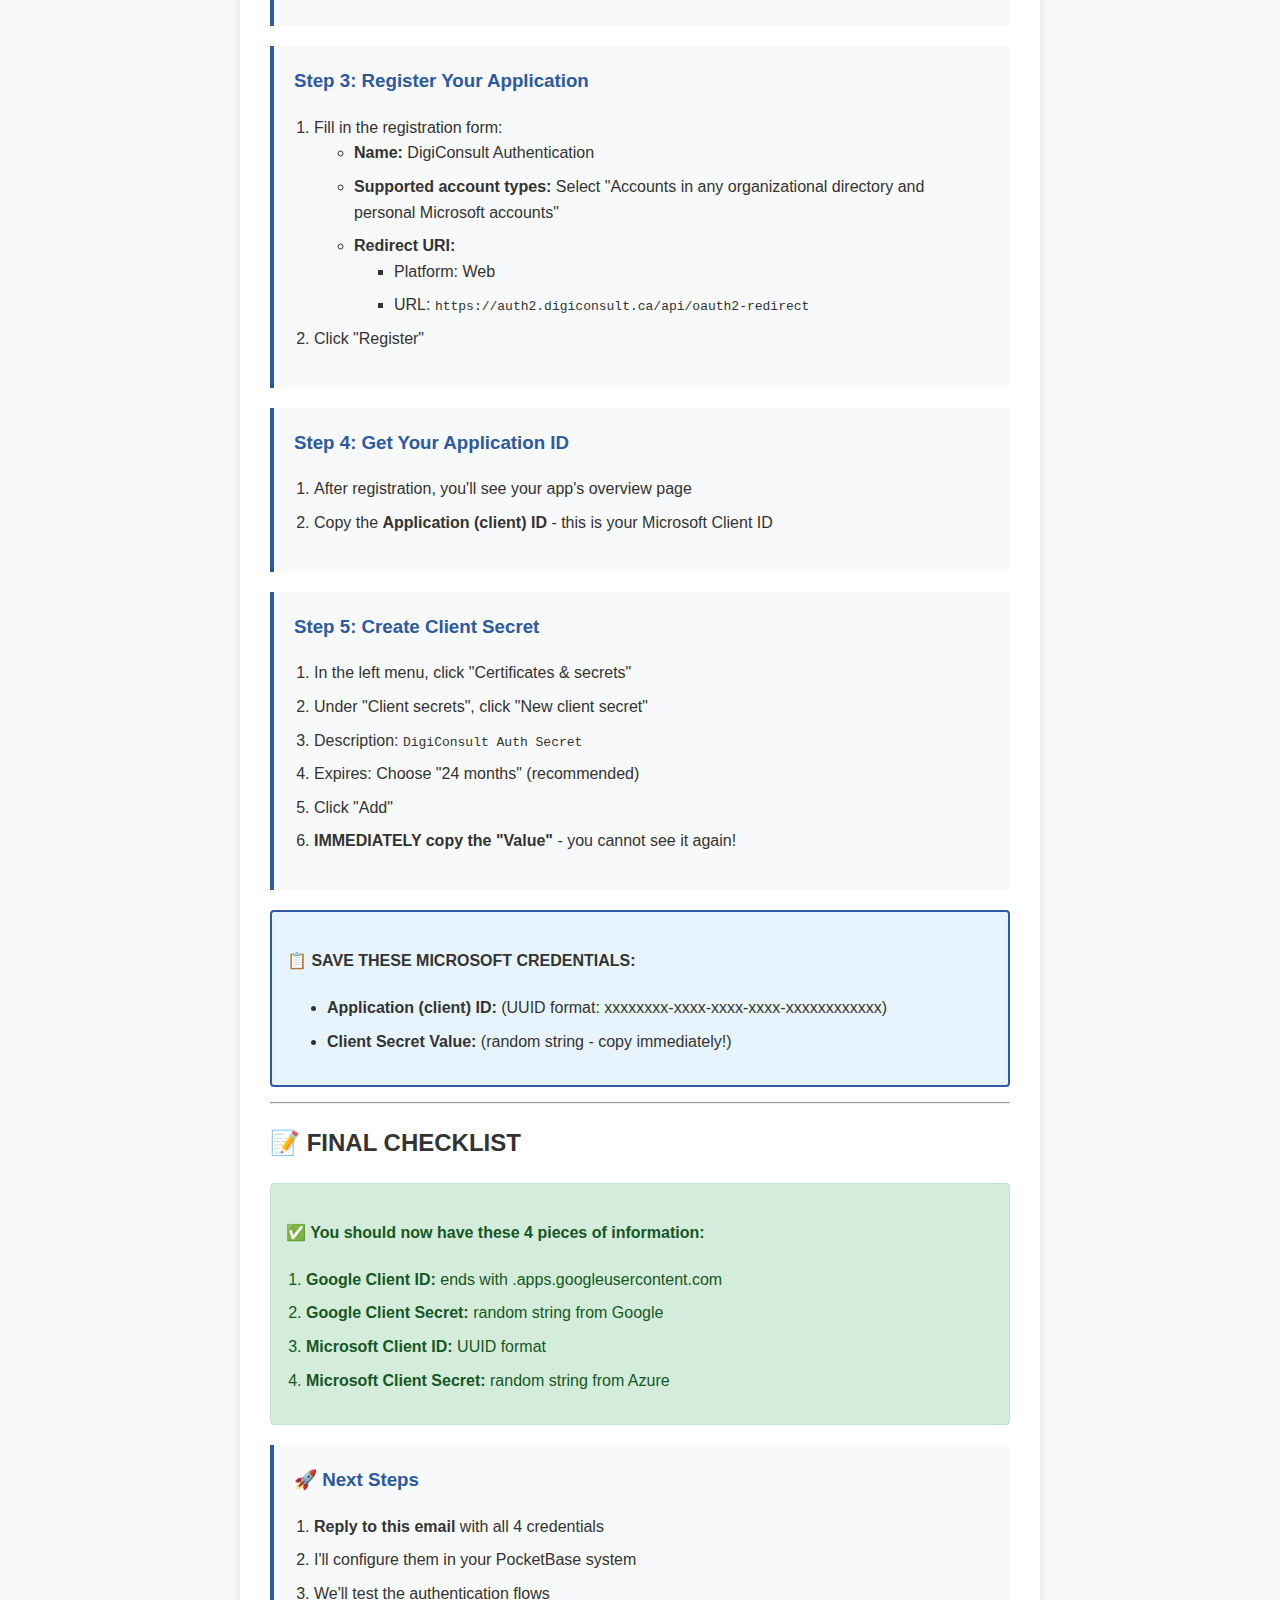
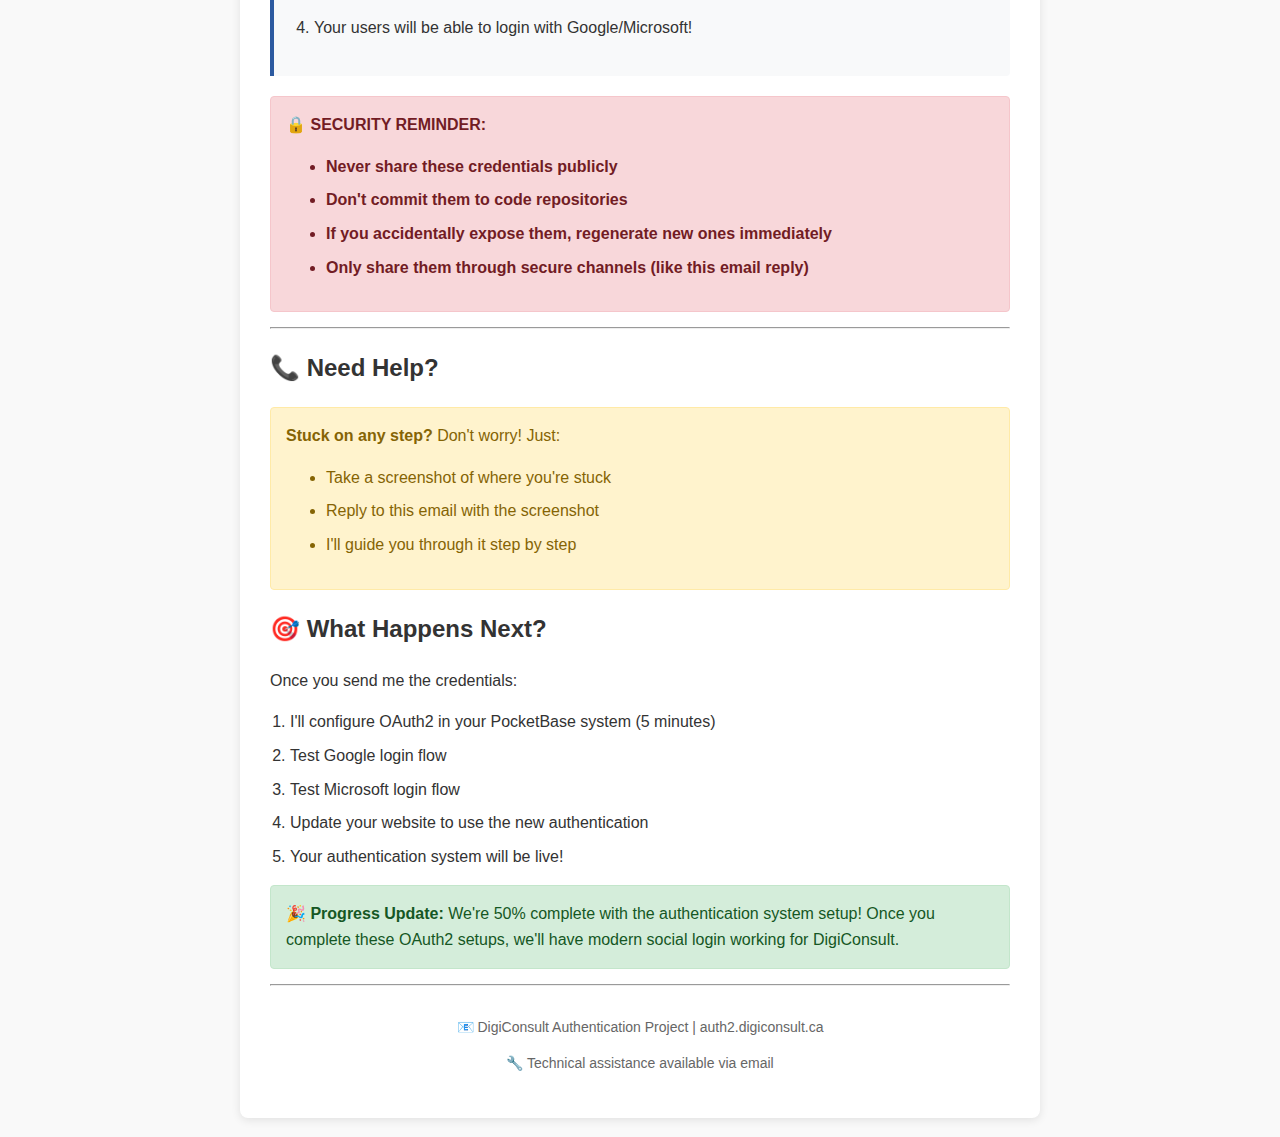
<file: oauth2-setup.html>
<!DOCTYPE html>
<html>
<head>
    <meta charset="utf-8">
    <meta name="viewport" content="width=device-width, initial-scale=1.0">
    <title>DigiConsult Authentication Setup - Google & Microsoft OAuth2</title>
    <style>
        body {
            font-family: -apple-system, BlinkMacSystemFont, 'Segoe UI', Roboto, Oxygen, Ubuntu, Cantarell, sans-serif;
            line-height: 1.6;
            color: #333;
            max-width: 800px;
            margin: 0 auto;
            padding: 20px;
            background-color: #f9f9f9;
        }
        .container {
            background-color: white;
            padding: 30px;
            border-radius: 8px;
            box-shadow: 0 2px 10px rgba(0,0,0,0.1);
        }
        .header {
            background: linear-gradient(135deg, #2c5aa0 0%, #1e3a8a 100%);
            color: white;
            padding: 20px;
            border-radius: 8px;
            text-align: center;
            margin-bottom: 30px;
        }
        .step {
            background-color: #f8f9fa;
            border-left: 4px solid #2c5aa0;
            padding: 20px;
            margin: 20px 0;
            border-radius: 0 4px 4px 0;
        }
        .step h3 {
            margin-top: 0;
            color: #2c5aa0;
        }
        .warning {
            background-color: #fff3cd;
            border: 1px solid #ffeaa7;
            color: #856404;
            padding: 15px;
            border-radius: 4px;
            margin: 15px 0;
        }
        .success {
            background-color: #d4edda;
            border: 1px solid #c3e6cb;
            color: #155724;
            padding: 15px;
            border-radius: 4px;
            margin: 15px 0;
        }
        .code {
            background-color: #f4f4f4;
            border: 1px solid #ddd;
            border-radius: 4px;
            padding: 10px;
            font-family: 'Monaco', 'Courier New', monospace;
            font-size: 14px;
            overflow-x: auto;
        }
        .link {
            color: #2c5aa0;
            text-decoration: none;
        }
        .link:hover {
            text-decoration: underline;
        }
        .important {
            background-color: #f8d7da;
            border: 1px solid #f5c6cb;
            color: #721c24;
            padding: 15px;
            border-radius: 4px;
            margin: 15px 0;
            font-weight: bold;
        }
        ol {
            padding-left: 20px;
        }
        li {
            margin-bottom: 8px;
        }
        .credentials-box {
            background-color: #e8f4fd;
            border: 2px solid #2c5aa0;
            padding: 15px;
            border-radius: 4px;
            margin: 15px 0;
        }
    </style>
</head>
<body>
    <div class="container">
        <div class="header">
            <h1>🔐 DigiConsult Authentication Setup</h1>
            <p>Google & Microsoft OAuth2 Configuration Guide</p>
        </div>

        <div class="success">
            <strong>✅ Great News!</strong> Your PocketBase authentication system is now running at <strong>auth2.digiconsult.ca</strong>. 
            Now we need to set up Google and Microsoft OAuth2 to allow users to login with their social accounts.
        </div>

        <div class="warning">
            <strong>⏱️ Time Required:</strong> About 20-25 minutes total (Google: 10 minutes, Microsoft: 15 minutes)
        </div>

        <h2>🎯 What You'll Accomplish</h2>
        <ul>
            <li>Set up Google OAuth2 for Gmail login</li>
            <li>Set up Microsoft OAuth2 for Outlook/Office 365 login</li>
            <li>Get the credentials needed for your authentication system</li>
            <li>Enable social login for DigiConsult users</li>
        </ul>

        <div class="important">
            🔒 <strong>IMPORTANT:</strong> Keep your Client IDs and Client Secrets secure! Never share them publicly or store them in code repositories.
        </div>

        <hr>

        <h2>🟦 PART 1: Google OAuth2 Setup (10 minutes)</h2>

        <div class="step">
            <h3>Step 1: Access Google Cloud Console</h3>
            <ol>
                <li>Open your web browser</li>
                <li>Go to: <a href="https://console.cloud.google.com/apis/credentials" class="link">https://console.cloud.google.com/apis/credentials</a></li>
                <li>Sign in with your Google account (use your business email if you have one)</li>
            </ol>
            <div class="warning">
                <strong>New to Google Cloud?</strong> Don't worry! You won't be charged anything. The OAuth2 service is completely free.
            </div>
        </div>

        <div class="step">
            <h3>Step 2: Create or Select a Project</h3>
            <ol>
                <li>At the top of the page, you'll see a dropdown that might say "Select a project"</li>
                <li>Click on it and choose "New Project"</li>
                <li>Project name: <code>DigiConsult Authentication</code></li>
                <li>Click "Create" and wait about 30 seconds</li>
                <li>Make sure your new project is selected in the dropdown</li>
            </ol>
        </div>

        <div class="step">
            <h3>Step 3: Configure OAuth Consent Screen</h3>
            <ol>
                <li>In the left sidebar, click "OAuth consent screen"</li>
                <li>Choose "External" (this allows anyone with a Google account to login)</li>
                <li>Click "Create"</li>
                <li>Fill in the required information:
                    <ul>
                        <li><strong>App name:</strong> DigiConsult</li>
                        <li><strong>User support email:</strong> ck@digiconsult.ca</li>
                        <li><strong>App domain (optional):</strong> digiconsult.ca</li>
                        <li><strong>Developer contact info:</strong> ck@digiconsult.ca</li>
                    </ul>
                </li>
                <li>Click "Save and Continue"</li>
                <li>Skip the "Scopes" section by clicking "Save and Continue"</li>
                <li>Skip the "Test users" section by clicking "Save and Continue"</li>
                <li>Review and click "Back to Dashboard"</li>
            </ol>
        </div>

        <div class="step">
            <h3>Step 4: Create OAuth2 Credentials</h3>
            <ol>
                <li>In the left sidebar, click "Credentials"</li>
                <li>Click "Create Credentials" → "OAuth client ID"</li>
                <li>Application type: Select "Web application"</li>
                <li>Name: <code>DigiConsult Web Auth</code></li>
                <li>Under "Authorized redirect URIs", click "Add URI"</li>
                <li>Enter exactly: <code>https://auth2.digiconsult.ca/api/oauth2-redirect</code></li>
                <li>Click "Create"</li>
            </ol>
        </div>

        <div class="credentials-box">
            <h4>📋 SAVE THESE GOOGLE CREDENTIALS:</h4>
            <p>A popup will appear with your credentials. <strong>Copy and save both of these:</strong></p>
            <ul>
                <li><strong>Client ID:</strong> (starts with numbers, ends with .apps.googleusercontent.com)</li>
                <li><strong>Client Secret:</strong> (random letters and numbers)</li>
            </ul>
            <div class="warning">
                ⚠️ <strong>Important:</strong> If you close this popup, you can always find your Client ID again, but you'll need to create a new Client Secret if you lose it.
            </div>
        </div>

        <hr>

        <h2>🔷 PART 2: Microsoft OAuth2 Setup (15 minutes)</h2>

        <div class="step">
            <h3>Step 1: Access Azure Portal</h3>
            <ol>
                <li>Go to: <a href="https://portal.azure.com" class="link">https://portal.azure.com</a></li>
                <li>Sign in with your Microsoft account</li>
                <li>If you don't have an Azure account, create a free one (no credit card needed for basic OAuth2)</li>
            </ol>
            <div class="warning">
                <strong>Don't have Azure?</strong> The free tier includes everything we need for authentication. You won't be charged.
            </div>
        </div>

        <div class="step">
            <h3>Step 2: Navigate to App Registrations</h3>
            <ol>
                <li>In the search bar at the top, type: <code>App registrations</code></li>
                <li>Click on "App registrations" from the results</li>
                <li>Click "New registration"</li>
            </ol>
        </div>

        <div class="step">
            <h3>Step 3: Register Your Application</h3>
            <ol>
                <li>Fill in the registration form:
                    <ul>
                        <li><strong>Name:</strong> DigiConsult Authentication</li>
                        <li><strong>Supported account types:</strong> Select "Accounts in any organizational directory and personal Microsoft accounts"</li>
                        <li><strong>Redirect URI:</strong> 
                            <ul>
                                <li>Platform: Web</li>
                                <li>URL: <code>https://auth2.digiconsult.ca/api/oauth2-redirect</code></li>
                            </ul>
                        </li>
                    </ul>
                </li>
                <li>Click "Register"</li>
            </ol>
        </div>

        <div class="step">
            <h3>Step 4: Get Your Application ID</h3>
            <ol>
                <li>After registration, you'll see your app's overview page</li>
                <li>Copy the <strong>Application (client) ID</strong> - this is your Microsoft Client ID</li>
            </ol>
        </div>

        <div class="step">
            <h3>Step 5: Create Client Secret</h3>
            <ol>
                <li>In the left menu, click "Certificates & secrets"</li>
                <li>Under "Client secrets", click "New client secret"</li>
                <li>Description: <code>DigiConsult Auth Secret</code></li>
                <li>Expires: Choose "24 months" (recommended)</li>
                <li>Click "Add"</li>
                <li><strong>IMMEDIATELY copy the "Value"</strong> - you cannot see it again!</li>
            </ol>
        </div>

        <div class="credentials-box">
            <h4>📋 SAVE THESE MICROSOFT CREDENTIALS:</h4>
            <ul>
                <li><strong>Application (client) ID:</strong> (UUID format: xxxxxxxx-xxxx-xxxx-xxxx-xxxxxxxxxxxx)</li>
                <li><strong>Client Secret Value:</strong> (random string - copy immediately!)</li>
            </ul>
        </div>

        <hr>

        <h2>📝 FINAL CHECKLIST</h2>

        <div class="success">
            <h4>✅ You should now have these 4 pieces of information:</h4>
            <ol>
                <li><strong>Google Client ID:</strong> ends with .apps.googleusercontent.com</li>
                <li><strong>Google Client Secret:</strong> random string from Google</li>
                <li><strong>Microsoft Client ID:</strong> UUID format</li>
                <li><strong>Microsoft Client Secret:</strong> random string from Azure</li>
            </ol>
        </div>

        <div class="step">
            <h3>🚀 Next Steps</h3>
            <ol>
                <li><strong>Reply to this email</strong> with all 4 credentials</li>
                <li>I'll configure them in your PocketBase system</li>
                <li>We'll test the authentication flows</li>
                <li>Your users will be able to login with Google/Microsoft!</li>
            </ol>
        </div>

        <div class="important">
            🔒 <strong>SECURITY REMINDER:</strong> 
            <ul>
                <li>Never share these credentials publicly</li>
                <li>Don't commit them to code repositories</li>
                <li>If you accidentally expose them, regenerate new ones immediately</li>
                <li>Only share them through secure channels (like this email reply)</li>
            </ul>
        </div>

        <hr>

        <h2>📞 Need Help?</h2>
        <div class="warning">
            <strong>Stuck on any step?</strong> Don't worry! Just:
            <ul>
                <li>Take a screenshot of where you're stuck</li>
                <li>Reply to this email with the screenshot</li>
                <li>I'll guide you through it step by step</li>
            </ul>
        </div>

        <h2>🎯 What Happens Next?</h2>
        <p>Once you send me the credentials:</p>
        <ol>
            <li>I'll configure OAuth2 in your PocketBase system (5 minutes)</li>
            <li>Test Google login flow</li>
            <li>Test Microsoft login flow</li>
            <li>Update your website to use the new authentication</li>
            <li>Your authentication system will be live!</li>
        </ol>

        <div class="success">
            <strong>🎉 Progress Update:</strong> We're 50% complete with the authentication system setup! 
            Once you complete these OAuth2 setups, we'll have modern social login working for DigiConsult.
        </div>

        <hr>
        
        <div style="text-align: center; color: #666; font-size: 14px; margin-top: 30px;">
            <p>📧 DigiConsult Authentication Project | auth2.digiconsult.ca</p>
            <p>🔧 Technical assistance available via email</p>
        </div>
    </div>
</body>
</html>
</file>
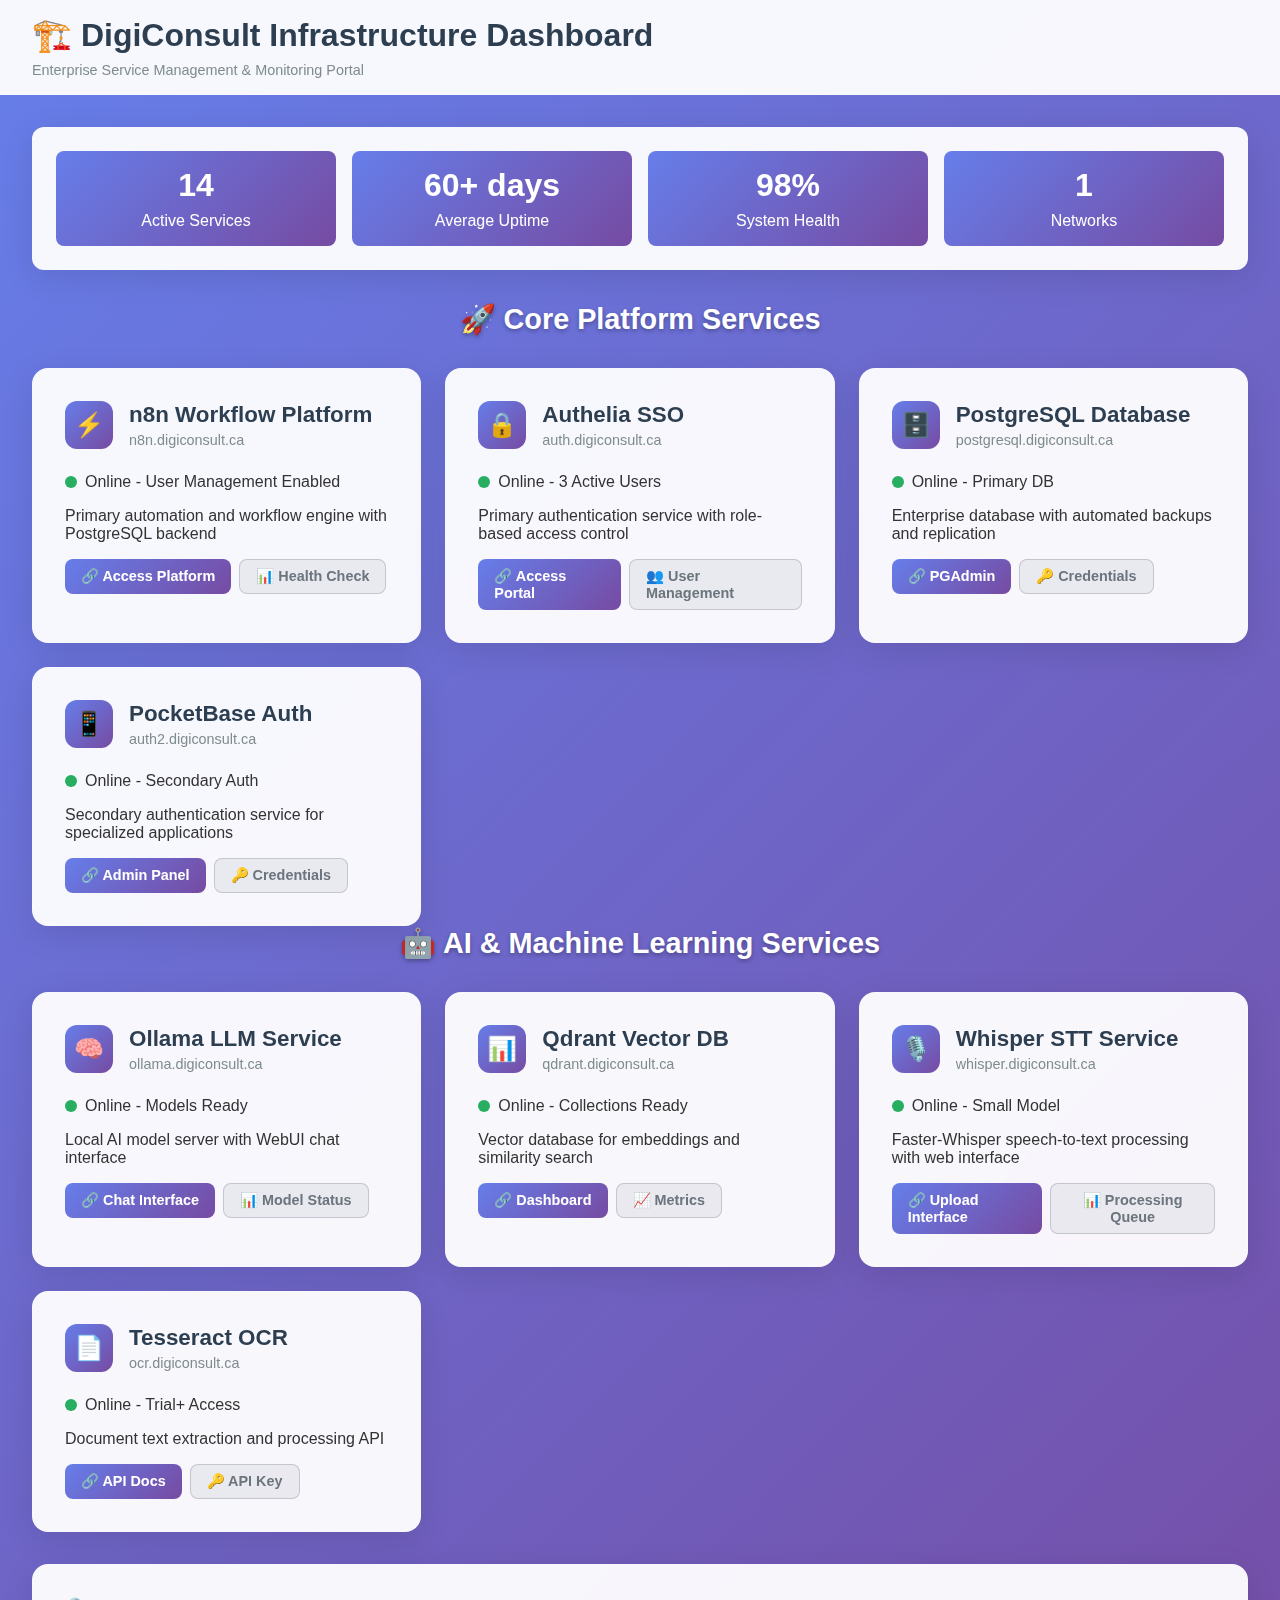
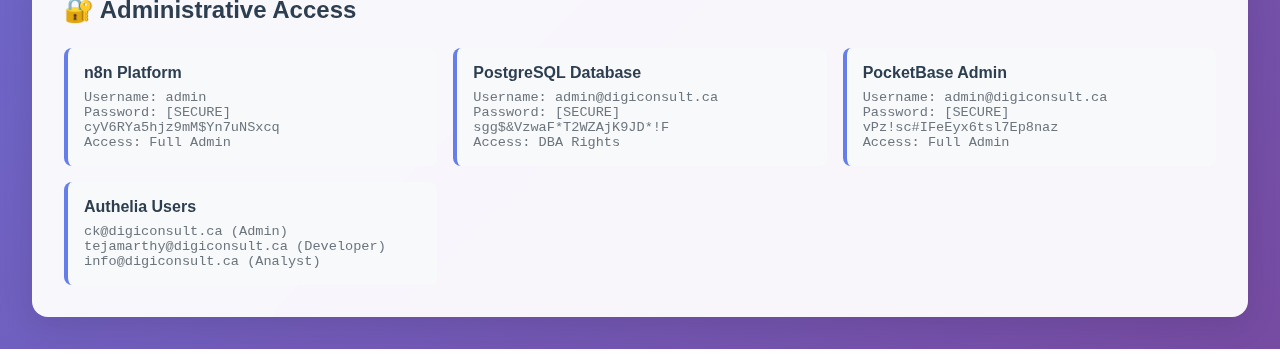
<file: admin/admin-dashboard.html>
<!DOCTYPE html>
<html lang="en">
<head>
    <meta charset="UTF-8">
    <meta name="viewport" content="width=device-width, initial-scale=1.0">
    <title>DigiConsult Infrastructure Dashboard</title>
    <link rel="icon" type="image/png" href="../favicon.png">
    <style>
        * {
            margin: 0;
            padding: 0;
            box-sizing: border-box;
        }
        
        body {
            font-family: -apple-system, BlinkMacSystemFont, 'Segoe UI', Roboto, sans-serif;
            background: linear-gradient(135deg, #667eea 0%, #764ba2 100%);
            min-height: 100vh;
            color: #333;
        }
        
        .header {
            background: rgba(255, 255, 255, 0.95);
            backdrop-filter: blur(10px);
            padding: 1rem 2rem;
            border-bottom: 1px solid rgba(255, 255, 255, 0.2);
            position: sticky;
            top: 0;
            z-index: 100;
        }
        
        .header h1 {
            color: #2c3e50;
            font-weight: 700;
            margin-bottom: 0.5rem;
        }
        
        .header .subtitle {
            color: #7f8c8d;
            font-size: 0.9rem;
        }
        
        .container {
            max-width: 1400px;
            margin: 0 auto;
            padding: 2rem;
        }
        
        .status-bar {
            background: rgba(255, 255, 255, 0.95);
            border-radius: 12px;
            padding: 1.5rem;
            margin-bottom: 2rem;
            backdrop-filter: blur(10px);
            box-shadow: 0 8px 32px rgba(0, 0, 0, 0.1);
        }
        
        .status-grid {
            display: grid;
            grid-template-columns: repeat(auto-fit, minmax(200px, 1fr));
            gap: 1rem;
            text-align: center;
        }
        
        .status-item {
            padding: 1rem;
            border-radius: 8px;
            background: linear-gradient(135deg, #667eea 0%, #764ba2 100%);
            color: white;
        }
        
        .status-item h3 {
            font-size: 2rem;
            margin-bottom: 0.5rem;
        }
        
        .services-grid {
            display: grid;
            grid-template-columns: repeat(auto-fill, minmax(340px, 1fr));
            gap: 1.5rem;
            margin-top: 2rem;
        }
        
        .service-card {
            background: rgba(255, 255, 255, 0.95);
            border-radius: 16px;
            padding: 2rem;
            backdrop-filter: blur(10px);
            box-shadow: 0 8px 32px rgba(0, 0, 0, 0.1);
            border: 1px solid rgba(255, 255, 255, 0.2);
            transition: transform 0.3s ease, box-shadow 0.3s ease;
        }
        
        .service-card:hover {
            transform: translateY(-5px);
            box-shadow: 0 16px 48px rgba(0, 0, 0, 0.15);
        }
        
        .service-header {
            display: flex;
            align-items: center;
            margin-bottom: 1.5rem;
        }
        
        .service-icon {
            width: 48px;
            height: 48px;
            border-radius: 12px;
            display: flex;
            align-items: center;
            justify-content: center;
            font-size: 24px;
            margin-right: 1rem;
            background: linear-gradient(135deg, #667eea 0%, #764ba2 100%);
        }
        
        .service-title {
            font-size: 1.4rem;
            font-weight: 700;
            color: #2c3e50;
            margin-bottom: 0.25rem;
        }
        
        .service-url {
            font-size: 0.9rem;
            color: #7f8c8d;
        }
        
        .service-status {
            display: flex;
            align-items: center;
            margin-bottom: 1rem;
        }
        
        .status-indicator {
            width: 12px;
            height: 12px;
            border-radius: 50%;
            margin-right: 0.5rem;
        }
        
        .status-online { background-color: #27ae60; }
        .status-offline { background-color: #e74c3c; }
        .status-warning { background-color: #f39c12; }
        
        .service-actions {
            display: flex;
            gap: 0.5rem;
            margin-top: 1rem;
        }
        
        .btn {
            padding: 0.5rem 1rem;
            border: none;
            border-radius: 8px;
            text-decoration: none;
            font-size: 0.9rem;
            font-weight: 600;
            transition: all 0.3s ease;
            cursor: pointer;
            display: inline-flex;
            align-items: center;
            gap: 0.5rem;
        }
        
        .btn-primary {
            background: linear-gradient(135deg, #667eea 0%, #764ba2 100%);
            color: white;
        }
        
        .btn-secondary {
            background: rgba(108, 117, 125, 0.1);
            color: #6c757d;
            border: 1px solid rgba(108, 117, 125, 0.3);
        }
        
        .btn:hover {
            transform: translateY(-2px);
            box-shadow: 0 4px 16px rgba(0, 0, 0, 0.15);
        }
        
        .section-title {
            color: white;
            font-size: 1.8rem;
            font-weight: 700;
            margin-bottom: 1.5rem;
            text-align: center;
            text-shadow: 0 2px 4px rgba(0, 0, 0, 0.3);
        }
        
        .credentials-section {
            background: rgba(255, 255, 255, 0.95);
            border-radius: 16px;
            padding: 2rem;
            margin-top: 2rem;
            backdrop-filter: blur(10px);
            box-shadow: 0 8px 32px rgba(0, 0, 0, 0.1);
        }
        
        .credentials-grid {
            display: grid;
            grid-template-columns: repeat(auto-fit, minmax(300px, 1fr));
            gap: 1rem;
            margin-top: 1rem;
        }
        
        .credential-item {
            background: #f8f9fa;
            padding: 1rem;
            border-radius: 8px;
            border-left: 4px solid #667eea;
        }
        
        .credential-service {
            font-weight: 700;
            color: #2c3e50;
            margin-bottom: 0.5rem;
        }
        
        .credential-details {
            font-family: 'Monaco', 'Menlo', monospace;
            font-size: 0.85rem;
            color: #6c757d;
        }
        
        @media (max-width: 768px) {
            .container {
                padding: 1rem;
            }
            
            .services-grid {
                grid-template-columns: 1fr;
            }
            
            .status-grid {
                grid-template-columns: repeat(2, 1fr);
            }
        }
    </style>
</head>
<body>
    <header class="header">
        <h1>🏗️ DigiConsult Infrastructure Dashboard</h1>
        <div class="subtitle">Enterprise Service Management & Monitoring Portal</div>
    </header>
    
    <div class="container">
        <!-- System Status Overview -->
        <div class="status-bar">
            <div class="status-grid">
                <div class="status-item">
                    <h3 id="services-count">14</h3>
                    <div>Active Services</div>
                </div>
                <div class="status-item">
                    <h3 id="uptime">60+ days</h3>
                    <div>Average Uptime</div>
                </div>
                <div class="status-item">
                    <h3 id="health">98%</h3>
                    <div>System Health</div>
                </div>
                <div class="status-item">
                    <h3 id="network">1</h3>
                    <div>Networks</div>
                </div>
            </div>
        </div>
        
        <!-- Core Services -->
        <h2 class="section-title">🚀 Core Platform Services</h2>
        <div class="services-grid">
            <!-- n8n Workflow Platform -->
            <div class="service-card">
                <div class="service-header">
                    <div class="service-icon">⚡</div>
                    <div>
                        <div class="service-title">n8n Workflow Platform</div>
                        <div class="service-url">n8n.digiconsult.ca</div>
                    </div>
                </div>
                <div class="service-status">
                    <span class="status-indicator status-online"></span>
                    <span>Online - User Management Enabled</span>
                </div>
                <p>Primary automation and workflow engine with PostgreSQL backend</p>
                <div class="service-actions">
                    <a href="https://n8n.digiconsult.ca" class="btn btn-primary" target="_blank">🔗 Access Platform</a>
                    <button class="btn btn-secondary" onclick="checkServiceHealth('n8n')">📊 Health Check</button>
                </div>
            </div>
            
            <!-- Authentication Portal -->
            <div class="service-card">
                <div class="service-header">
                    <div class="service-icon">🔒</div>
                    <div>
                        <div class="service-title">Authelia SSO</div>
                        <div class="service-url">auth.digiconsult.ca</div>
                    </div>
                </div>
                <div class="service-status">
                    <span class="status-indicator status-online"></span>
                    <span>Online - 3 Active Users</span>
                </div>
                <p>Primary authentication service with role-based access control</p>
                <div class="service-actions">
                    <a href="https://auth.digiconsult.ca" class="btn btn-primary" target="_blank">🔗 Access Portal</a>
                    <a href="https://admin.digiconsult.ca" class="btn btn-secondary" target="_blank">👥 User Management</a>
                </div>
            </div>
            
            <!-- PostgreSQL Database -->
            <div class="service-card">
                <div class="service-header">
                    <div class="service-icon">🗄️</div>
                    <div>
                        <div class="service-title">PostgreSQL Database</div>
                        <div class="service-url">postgresql.digiconsult.ca</div>
                    </div>
                </div>
                <div class="service-status">
                    <span class="status-indicator status-online"></span>
                    <span>Online - Primary DB</span>
                </div>
                <p>Enterprise database with automated backups and replication</p>
                <div class="service-actions">
                    <a href="https://postgresql.digiconsult.ca" class="btn btn-primary" target="_blank">🔗 PGAdmin</a>
                    <button class="btn btn-secondary" onclick="showCredentials('postgres')">🔑 Credentials</button>
                </div>
            </div>
            
            <!-- PocketBase Auth -->
            <div class="service-card">
                <div class="service-header">
                    <div class="service-icon">📱</div>
                    <div>
                        <div class="service-title">PocketBase Auth</div>
                        <div class="service-url">auth2.digiconsult.ca</div>
                    </div>
                </div>
                <div class="service-status">
                    <span class="status-indicator status-online"></span>
                    <span>Online - Secondary Auth</span>
                </div>
                <p>Secondary authentication service for specialized applications</p>
                <div class="service-actions">
                    <a href="https://auth2.digiconsult.ca/_/" class="btn btn-primary" target="_blank">🔗 Admin Panel</a>
                    <button class="btn btn-secondary" onclick="showCredentials('pocketbase')">🔑 Credentials</button>
                </div>
            </div>
        </div>
        
        <!-- AI/ML Services -->
        <h2 class="section-title">🤖 AI & Machine Learning Services</h2>
        <div class="services-grid">
            <!-- Ollama LLM -->
            <div class="service-card">
                <div class="service-header">
                    <div class="service-icon">🧠</div>
                    <div>
                        <div class="service-title">Ollama LLM Service</div>
                        <div class="service-url">ollama.digiconsult.ca</div>
                    </div>
                </div>
                <div class="service-status">
                    <span class="status-indicator status-online"></span>
                    <span>Online - Models Ready</span>
                </div>
                <p>Local AI model server with WebUI chat interface</p>
                <div class="service-actions">
                    <a href="https://ollama.digiconsult.ca" class="btn btn-primary" target="_blank">🔗 Chat Interface</a>
                    <button class="btn btn-secondary" onclick="checkServiceHealth('ollama')">📊 Model Status</button>
                </div>
            </div>
            
            <!-- Qdrant Vector Database -->
            <div class="service-card">
                <div class="service-header">
                    <div class="service-icon">📊</div>
                    <div>
                        <div class="service-title">Qdrant Vector DB</div>
                        <div class="service-url">qdrant.digiconsult.ca</div>
                    </div>
                </div>
                <div class="service-status">
                    <span class="status-indicator status-online"></span>
                    <span>Online - Collections Ready</span>
                </div>
                <p>Vector database for embeddings and similarity search</p>
                <div class="service-actions">
                    <a href="https://qdrant.digiconsult.ca" class="btn btn-primary" target="_blank">🔗 Dashboard</a>
                    <button class="btn btn-secondary" onclick="showServiceMetrics('qdrant')">📈 Metrics</button>
                </div>
            </div>
            
            <!-- Whisper Speech-to-Text -->
            <div class="service-card">
                <div class="service-header">
                    <div class="service-icon">🎙️</div>
                    <div>
                        <div class="service-title">Whisper STT Service</div>
                        <div class="service-url">whisper.digiconsult.ca</div>
                    </div>
                </div>
                <div class="service-status">
                    <span class="status-indicator status-online"></span>
                    <span>Online - Small Model</span>
                </div>
                <p>Faster-Whisper speech-to-text processing with web interface</p>
                <div class="service-actions">
                    <a href="https://whisper.digiconsult.ca" class="btn btn-primary" target="_blank">🔗 Upload Interface</a>
                    <button class="btn btn-secondary" onclick="checkServiceHealth('whisper')">📊 Processing Queue</button>
                </div>
            </div>
            
            <!-- OCR Service -->
            <div class="service-card">
                <div class="service-header">
                    <div class="service-icon">📄</div>
                    <div>
                        <div class="service-title">Tesseract OCR</div>
                        <div class="service-url">ocr.digiconsult.ca</div>
                    </div>
                </div>
                <div class="service-status">
                    <span class="status-indicator status-online"></span>
                    <span>Online - Trial+ Access</span>
                </div>
                <p>Document text extraction and processing API</p>
                <div class="service-actions">
                    <a href="https://ocr.digiconsult.ca" class="btn btn-primary" target="_blank">🔗 API Docs</a>
                    <button class="btn btn-secondary" onclick="showCredentials('ocr')">🔑 API Key</button>
                </div>
            </div>
        </div>
        
        <!-- Admin Credentials Section -->
        <div class="credentials-section">
            <h2 style="color: #2c3e50; margin-bottom: 1.5rem;">🔐 Administrative Access</h2>
            <div class="credentials-grid">
                <div class="credential-item">
                    <div class="credential-service">n8n Platform</div>
                    <div class="credential-details">
                        Username: admin<br>
                        Password: [SECURE] cyV6RYa5hjz9mM$Yn7uNSxcq<br>
                        Access: Full Admin
                    </div>
                </div>
                <div class="credential-item">
                    <div class="credential-service">PostgreSQL Database</div>
                    <div class="credential-details">
                        Username: admin@digiconsult.ca<br>
                        Password: [SECURE] sgg$&VzwaF*T2WZAjK9JD*!F<br>
                        Access: DBA Rights
                    </div>
                </div>
                <div class="credential-item">
                    <div class="credential-service">PocketBase Admin</div>
                    <div class="credential-details">
                        Username: admin@digiconsult.ca<br>
                        Password: [SECURE] vPz!sc#IFeEyx6tsl7Ep8naz<br>
                        Access: Full Admin
                    </div>
                </div>
                <div class="credential-item">
                    <div class="credential-service">Authelia Users</div>
                    <div class="credential-details">
                        ck@digiconsult.ca (Admin)<br>
                        tejamarthy@digiconsult.ca (Developer)<br>
                        info@digiconsult.ca (Analyst)
                    </div>
                </div>
            </div>
        </div>
    </div>
    
    <script>
        // Service health checking
        async function checkServiceHealth(service) {
            const statusMap = {
                'n8n': 'https://n8n.digiconsult.ca/healthz',
                'ollama': 'https://ollama.digiconsult.ca/api/tags',
                'whisper': 'https://whisper.digiconsult.ca/health'
            };
            
            try {
                const response = await fetch(statusMap[service] || '#');
                if (response.ok) {
                    alert(`✅ ${service} is healthy and responding`);
                } else {
                    alert(`⚠️ ${service} returned status: ${response.status}`);
                }
            } catch (error) {
                alert(`❌ Cannot reach ${service}: ${error.message}`);
            }
        }
        
        function showCredentials(service) {
            const credentials = {
                'postgres': 'Username: admin@digiconsult.ca\\nPassword: sgg$&VzwaF*T2WZAjK9JD*!F',
                'pocketbase': 'Username: admin@digiconsult.ca\\nPassword: vPz!sc#IFeEyx6tsl7Ep8naz',
                'ocr': 'API Key: jqS8LxRXSnQOqTBCkxlFtccIZFfudd2L'
            };
            
            alert(credentials[service] || 'Credentials not available');
        }
        
        function showServiceMetrics(service) {
            alert(`📊 Showing metrics for ${service}\\n\\nThis would integrate with monitoring system`);
        }
        
        // Real-time status updates
        function updateServiceStatus() {
            // This would connect to actual monitoring endpoints
            console.log('Updating service statuses...');
        }
        
        // Update every 30 seconds
        setInterval(updateServiceStatus, 30000);
        
        // Initial load
        document.addEventListener('DOMContentLoaded', function() {
            updateServiceStatus();
        });
    </script>
</body>
</html>
</file>
<file: style.css>
/* Elegant Enterprise Consulting Website - DigiConsult */
/* Inspired by McKinsey, BCG, and top-tier consulting firms */

/* CSS Custom Properties - Sophisticated Color Palette */
:root {
    /* Primary Brand Colors */
    --brand-red: #E53E3E;
    --brand-red-hover: #C53030;
    --brand-red-light: #FEB2B2;
    --brand-red-ultra-light: #FED7D7;
    
    /* Sophisticated Neutrals */
    --charcoal: #1A1D29;
    --slate: #2D3748;
    --slate-medium: #4A5568;
    --slate-light: #718096;
    --pearl: #F7FAFC;
    --pearl-dark: #EDF2F7;
    --pure-white: #FFFFFF;
    --warm-gray: #F5F5F4;
    
    /* Accent Colors */
    --gold: #D69E2E;
    --teal: #0D9488;
    --indigo: #5B21B6;
    
    /* Typography Scale */
    --font-primary: 'Inter', -apple-system, BlinkMacSystemFont, 'Segoe UI', system-ui, sans-serif;
    --font-display: 'Inter', Georgia, serif;
    
    /* Weight Scale */
    --weight-light: 300;
    --weight-regular: 400;
    --weight-medium: 500;
    --weight-semibold: 600;
    --weight-bold: 700;
    --weight-black: 900;
    
    /* Spacing Scale - Golden Ratio Based */
    --space-2xs: 0.125rem;    /* 2px */
    --space-xs: 0.25rem;      /* 4px */
    --space-sm: 0.5rem;       /* 8px */
    --space-md: 0.75rem;      /* 12px */
    --space-lg: 1rem;         /* 16px */
    --space-xl: 1.5rem;       /* 24px */
    --space-2xl: 2rem;        /* 32px */
    --space-3xl: 3rem;        /* 48px */
    --space-4xl: 4rem;        /* 64px */
    --space-5xl: 6rem;        /* 96px */
    --space-6xl: 8rem;        /* 128px */
    
    /* Border Radius Scale */
    --radius-none: 0;
    --radius-sm: 0.25rem;
    --radius-md: 0.5rem;
    --radius-lg: 0.75rem;
    --radius-xl: 1rem;
    --radius-2xl: 1.5rem;
    --radius-full: 9999px;
    
    /* Shadow Scale */
    --shadow-subtle: 0 1px 2px 0 rgba(0, 0, 0, 0.05);
    --shadow-soft: 0 4px 6px -1px rgba(0, 0, 0, 0.1), 0 2px 4px -1px rgba(0, 0, 0, 0.06);
    --shadow-medium: 0 10px 15px -3px rgba(0, 0, 0, 0.1), 0 4px 6px -2px rgba(0, 0, 0, 0.05);
    --shadow-large: 0 20px 25px -5px rgba(0, 0, 0, 0.1), 0 10px 10px -5px rgba(0, 0, 0, 0.04);
    --shadow-elegant: 0 25px 50px -12px rgba(0, 0, 0, 0.25);
    
    /* Animation Curves */
    --ease-in-out-cubic: cubic-bezier(0.4, 0, 0.2, 1);
    --ease-spring: cubic-bezier(0.68, -0.55, 0.265, 1.55);
    --ease-elegant: cubic-bezier(0.25, 0.46, 0.45, 0.94);
}

/* Reset and Base Styles */
*,
*::before,
*::after {
    box-sizing: border-box;
    margin: 0;
    padding: 0;
}

html {
    scroll-behavior: smooth;
    font-size: 16px;
    line-height: 1.6;
}

body {
    font-family: var(--font-primary);
    font-weight: var(--weight-regular);
    color: var(--charcoal);
    background-color: var(--pure-white);
    text-rendering: optimizeLegibility;
    -webkit-font-smoothing: antialiased;
    -moz-osx-font-smoothing: grayscale;
    overflow-x: hidden;
}

/* Enhanced Typography System */
.display-1 {
    font-size: clamp(3rem, 8vw, 6rem);
    font-weight: var(--weight-black);
    line-height: 1.1;
    letter-spacing: -0.04em;
    font-family: var(--font-display);
}

.display-2 {
    font-size: clamp(2.5rem, 6vw, 4.5rem);
    font-weight: var(--weight-bold);
    line-height: 1.15;
    letter-spacing: -0.03em;
}

.display-3 {
    font-size: clamp(2rem, 4vw, 3.5rem);
    font-weight: var(--weight-bold);
    line-height: 1.2;
    letter-spacing: -0.02em;
}

.headline-1 {
    font-size: clamp(1.75rem, 3vw, 2.5rem);
    font-weight: var(--weight-semibold);
    line-height: 1.3;
    letter-spacing: -0.01em;
}

.headline-2 {
    font-size: clamp(1.5rem, 2.5vw, 2rem);
    font-weight: var(--weight-medium);
    line-height: 1.4;
}

.body-large {
    font-size: 1.25rem;
    line-height: 1.7;
    font-weight: var(--weight-regular);
}

.body-medium {
    font-size: 1rem;
    line-height: 1.6;
    font-weight: var(--weight-regular);
}

.caption {
    font-size: 0.875rem;
    line-height: 1.5;
    font-weight: var(--weight-medium);
}

/* Sophisticated Navigation */
.navbar {
    position: fixed;
    top: 0;
    left: 0;
    right: 0;
    background: rgba(255, 255, 255, 0.95);
    backdrop-filter: blur(20px);
    -webkit-backdrop-filter: blur(20px);
    border-bottom: 1px solid rgba(26, 29, 41, 0.08);
    z-index: 1000;
    transition: all 0.4s var(--ease-elegant);
}

.navbar.scrolled {
    background: rgba(255, 255, 255, 0.98);
    box-shadow: var(--shadow-soft);
}

.nav-container {
    max-width: 1400px;
    margin: 0 auto;
    display: flex;
    align-items: center;
    justify-content: space-between;
    padding: var(--space-lg) var(--space-2xl);
    height: 80px;
}

.nav-brand {
    display: flex;
    align-items: center;
    text-decoration: none;
    transition: all 0.3s var(--ease-elegant);
    z-index: 10;
}

.nav-brand:hover {
    transform: translateY(-1px);
}

.nav-brand img {
    height: 32px;
    width: auto;
    transition: all 0.3s var(--ease-elegant);
}

.nav-menu {
    display: flex;
    align-items: center;
    gap: var(--space-3xl);
    list-style: none;
}

.nav-link {
    position: relative;
    color: var(--slate-medium);
    text-decoration: none;
    font-weight: var(--weight-medium);
    font-size: 0.95rem;
    letter-spacing: 0.01em;
    padding: var(--space-md) var(--space-sm);
    transition: all 0.3s var(--ease-elegant);
    cursor: pointer;
}

.nav-link::before {
    content: '';
    position: absolute;
    bottom: 0;
    left: 0;
    right: 0;
    height: 2px;
    background: linear-gradient(90deg, var(--brand-red), var(--gold));
    transform: scaleX(0);
    transform-origin: center;
    transition: transform 0.4s var(--ease-elegant);
}

.nav-link:hover {
    color: var(--charcoal);
}

.nav-link:hover::before,
.nav-link.active::before {
    transform: scaleX(1);
}

.nav-cta {
    background: linear-gradient(135deg, var(--brand-red), var(--brand-red-hover));
    color: var(--pure-white);
    padding: var(--space-md) var(--space-xl);
    border-radius: var(--radius-full);
    font-weight: var(--weight-semibold);
    text-decoration: none;
    transition: all 0.3s var(--ease-spring);
    box-shadow: var(--shadow-soft);
}

.nav-cta:hover {
    transform: translateY(-2px) scale(1.02);
    box-shadow: var(--shadow-large);
}

/* Mobile Navigation */
.nav-toggle {
    display: none;
    background: none;
    border: none;
    font-size: 1.5rem;
    color: var(--charcoal);
    cursor: pointer;
    padding: var(--space-sm);
    transition: all 0.3s var(--ease-elegant);
}

.nav-toggle:hover {
    color: var(--brand-red);
    transform: scale(1.1);
}

/* Hero Section - Cinematic and Elegant */
.hero {
    min-height: 100vh;
    display: flex;
    align-items: center;
    background: linear-gradient(135deg, var(--pure-white) 0%, var(--pearl) 50%, var(--pure-white) 100%);
    position: relative;
    overflow: hidden;
}

.hero::before {
    content: '';
    position: absolute;
    top: -50%;
    left: -50%;
    width: 200%;
    height: 200%;
    background: radial-gradient(circle at 30% 20%, rgba(229, 62, 62, 0.03) 0%, transparent 50%),
                radial-gradient(circle at 80% 80%, rgba(13, 148, 136, 0.02) 0%, transparent 50%);
    animation: hero-gradient 20s ease-in-out infinite;
    z-index: 1;
}

@keyframes hero-gradient {
    0%, 100% { transform: translate(0, 0) rotate(0deg); }
    25% { transform: translate(-10px, -10px) rotate(1deg); }
    50% { transform: translate(10px, 10px) rotate(-1deg); }
    75% { transform: translate(-5px, 5px) rotate(0.5deg); }
}

.hero-container {
    max-width: 1400px;
    margin: 0 auto;
    padding: var(--space-4xl) var(--space-2xl);
    display: grid;
    grid-template-columns: 1fr 1fr;
    gap: var(--space-5xl);
    align-items: center;
    position: relative;
    z-index: 2;
}

.hero-content {
    animation: hero-content-in 1.2s var(--ease-elegant) both;
}

@keyframes hero-content-in {
    0% {
        opacity: 0;
        transform: translateY(40px);
    }
    100% {
        opacity: 1;
        transform: translateY(0);
    }
}

.hero-tagline {
    color: var(--brand-red);
    font-weight: var(--weight-semibold);
    font-size: 1.125rem;
    letter-spacing: 0.05em;
    text-transform: uppercase;
    margin-bottom: var(--space-md);
    opacity: 0;
    animation: fade-in-up 0.8s var(--ease-elegant) 0.2s both;
}

.hero-title {
    margin-bottom: var(--space-xl);
    opacity: 0;
    animation: fade-in-up 0.8s var(--ease-elegant) 0.4s both;
}

.hero-title .gradient-text {
    background: linear-gradient(135deg, var(--brand-red), var(--gold), var(--teal));
    -webkit-background-clip: text;
    -webkit-text-fill-color: transparent;
    background-clip: text;
    animation: gradient-shift 8s ease-in-out infinite;
}

@keyframes gradient-shift {
    0%, 100% { filter: hue-rotate(0deg); }
    50% { filter: hue-rotate(20deg); }
}

.hero-description {
    color: var(--slate-medium);
    margin-bottom: var(--space-3xl);
    max-width: 90%;
    opacity: 0;
    animation: fade-in-up 0.8s var(--ease-elegant) 0.6s both;
}

.hero-actions {
    display: flex;
    gap: var(--space-lg);
    align-items: center;
    opacity: 0;
    animation: fade-in-up 0.8s var(--ease-elegant) 0.8s both;
}

@keyframes fade-in-up {
    0% {
        opacity: 0;
        transform: translateY(20px);
    }
    100% {
        opacity: 1;
        transform: translateY(0);
    }
}

/* Sophisticated Button System */
.btn {
    display: inline-flex;
    align-items: center;
    justify-content: center;
    gap: var(--space-sm);
    padding: var(--space-lg) var(--space-2xl);
    border-radius: var(--radius-full);
    font-weight: var(--weight-semibold);
    font-size: 0.95rem;
    text-decoration: none;
    border: none;
    cursor: pointer;
    transition: all 0.3s var(--ease-spring);
    position: relative;
    overflow: hidden;
    letter-spacing: 0.01em;
}

.btn::before {
    content: '';
    position: absolute;
    top: 0;
    left: -100%;
    width: 100%;
    height: 100%;
    background: linear-gradient(90deg, transparent, rgba(255, 255, 255, 0.2), transparent);
    transition: left 0.5s;
}

.btn:hover::before {
    left: 100%;
}

.btn-primary {
    background: linear-gradient(135deg, var(--brand-red), var(--brand-red-hover));
    color: var(--pure-white);
    box-shadow: var(--shadow-medium);
}

.btn-primary:hover {
    transform: translateY(-2px) scale(1.02);
    box-shadow: var(--shadow-large);
}

.btn-secondary {
    background: var(--pure-white);
    color: var(--charcoal);
    border: 2px solid var(--slate-light);
    box-shadow: var(--shadow-soft);
}

.btn-secondary:hover {
    background: var(--charcoal);
    color: var(--pure-white);
    border-color: var(--charcoal);
    transform: translateY(-1px);
}

.btn-ghost {
    background: transparent;
    color: var(--slate-medium);
    border: 1px solid var(--slate-light);
}

.btn-ghost:hover {
    background: var(--slate-medium);
    color: var(--pure-white);
    border-color: var(--slate-medium);
}

/* Hero Visual - Interactive and Elegant */
.hero-visual {
    position: relative;
    height: 500px;
    display: flex;
    align-items: center;
    justify-content: center;
    opacity: 0;
    animation: hero-visual-in 1s var(--ease-elegant) 1s both;
}

@keyframes hero-visual-in {
    0% {
        opacity: 0;
        transform: translateX(40px) scale(0.9);
    }
    100% {
        opacity: 1;
        transform: translateX(0) scale(1);
    }
}

.service-constellation {
    position: relative;
    width: 400px;
    height: 400px;
}

.service-orb {
    position: absolute;
    width: 100px;
    height: 100px;
    border-radius: 50%;
    display: flex;
    align-items: center;
    justify-content: center;
    color: var(--pure-white);
    font-weight: var(--weight-semibold);
    font-size: 0.9rem;
    text-align: center;
    box-shadow: var(--shadow-elegant);
    transition: all 0.4s var(--ease-spring);
    cursor: pointer;
}

.service-orb.primary {
    background: linear-gradient(135deg, var(--brand-red), var(--brand-red-hover));
    width: 120px;
    height: 120px;
    font-size: 1rem;
}

.service-orb.secondary {
    background: linear-gradient(135deg, var(--charcoal), var(--slate));
}

.service-orb.accent {
    background: linear-gradient(135deg, var(--teal), var(--indigo));
}

.service-orb:hover {
    transform: scale(1.1) translateY(-5px);
    box-shadow: var(--shadow-large);
}

/* Position orbs in constellation pattern */
.service-orb:nth-child(1) {
    top: 50%;
    left: 50%;
    transform: translate(-50%, -50%);
    animation: float-center 6s ease-in-out infinite;
}

.service-orb:nth-child(2) {
    top: 10%;
    left: 30%;
    animation: float-orbit 8s ease-in-out infinite;
}

.service-orb:nth-child(3) {
    top: 30%;
    right: 10%;
    animation: float-orbit 8s ease-in-out infinite 2s;
}

.service-orb:nth-child(4) {
    bottom: 10%;
    right: 30%;
    animation: float-orbit 8s ease-in-out infinite 4s;
}

.service-orb:nth-child(5) {
    bottom: 30%;
    left: 10%;
    animation: float-orbit 8s ease-in-out infinite 6s;
}

@keyframes float-center {
    0%, 100% { transform: translate(-50%, -50%) scale(1); }
    50% { transform: translate(-50%, -55%) scale(1.02); }
}

@keyframes float-orbit {
    0%, 100% { transform: translateY(0px); }
    50% { transform: translateY(-10px); }
}

/* Service connections with animated lines */
.service-constellation::before,
.service-constellation::after {
    content: '';
    position: absolute;
    width: 2px;
    background: linear-gradient(var(--brand-red), transparent);
    opacity: 0.3;
    animation: pulse-line 3s ease-in-out infinite;
}

@keyframes pulse-line {
    0%, 100% { opacity: 0.3; }
    50% { opacity: 0.6; }
}

/* Integrated Service Showcase */
.services-showcase {
    padding: var(--space-6xl) 0;
    background: var(--pure-white);
    position: relative;
}

.services-container {
    max-width: 1400px;
    margin: 0 auto;
    padding: 0 var(--space-2xl);
}

.section-intro {
    text-align: center;
    max-width: 800px;
    margin: 0 auto var(--space-5xl);
}

.section-badge {
    display: inline-block;
    background: var(--brand-red-ultra-light);
    color: var(--brand-red-hover);
    padding: var(--space-sm) var(--space-lg);
    border-radius: var(--radius-full);
    font-size: 0.875rem;
    font-weight: var(--weight-semibold);
    text-transform: uppercase;
    letter-spacing: 0.05em;
    margin-bottom: var(--space-xl);
}

.interactive-service-grid {
    display: grid;
    grid-template-columns: repeat(auto-fit, minmax(400px, 1fr));
    gap: var(--space-3xl);
    margin-bottom: var(--space-5xl);
}

.service-showcase-card {
    background: var(--pure-white);
    border-radius: var(--radius-2xl);
    padding: var(--space-3xl);
    box-shadow: var(--shadow-soft);
    border: 1px solid rgba(26, 29, 41, 0.06);
    transition: all 0.4s var(--ease-spring);
    position: relative;
    overflow: hidden;
}

.service-showcase-card::before {
    content: '';
    position: absolute;
    top: 0;
    left: 0;
    right: 0;
    height: 4px;
    background: linear-gradient(90deg, var(--brand-red), var(--gold), var(--teal));
    transform: translateX(-100%);
    transition: transform 0.6s var(--ease-elegant);
}

.service-showcase-card:hover::before {
    transform: translateX(0);
}

.service-showcase-card:hover {
    transform: translateY(-8px);
    box-shadow: var(--shadow-elegant);
}

.service-header {
    display: flex;
    align-items: center;
    gap: var(--space-lg);
    margin-bottom: var(--space-xl);
}

.service-icon-large {
    width: 60px;
    height: 60px;
    border-radius: var(--radius-xl);
    background: linear-gradient(135deg, var(--brand-red), var(--brand-red-hover));
    display: flex;
    align-items: center;
    justify-content: center;
    color: var(--pure-white);
    font-size: 1.5rem;
    transition: all 0.3s var(--ease-spring);
}

.service-showcase-card:hover .service-icon-large {
    transform: scale(1.1) rotate(5deg);
}

.service-meta {
    flex: 1;
}

.service-title {
    font-size: 1.5rem;
    font-weight: var(--weight-bold);
    color: var(--charcoal);
    margin-bottom: var(--space-sm);
}

.service-subtitle {
    color: var(--slate-medium);
    font-size: 0.95rem;
    font-weight: var(--weight-medium);
}

.service-description {
    color: var(--slate-medium);
    line-height: 1.7;
    margin-bottom: var(--space-xl);
}

.service-highlights {
    display: flex;
    flex-wrap: wrap;
    gap: var(--space-sm);
    margin-bottom: var(--space-xl);
}

.highlight-tag {
    background: linear-gradient(135deg, var(--pearl-dark), var(--pearl));
    color: var(--slate);
    padding: var(--space-sm) var(--space-md);
    border-radius: var(--radius-md);
    font-size: 0.8rem;
    font-weight: var(--weight-medium);
    transition: all 0.3s var(--ease-elegant);
}

.highlight-tag:hover {
    background: var(--brand-red);
    color: var(--pure-white);
    transform: translateY(-2px);
}

.service-metrics {
    display: grid;
    grid-template-columns: repeat(auto-fit, minmax(120px, 1fr));
    gap: var(--space-lg);
    margin-top: var(--space-xl);
    padding-top: var(--space-xl);
    border-top: 1px solid var(--pearl-dark);
}

.metric {
    text-align: center;
}

.metric-value {
    display: block;
    font-size: 2rem;
    font-weight: var(--weight-black);
    color: var(--brand-red);
    margin-bottom: var(--space-xs);
}

.metric-label {
    font-size: 0.8rem;
    color: var(--slate-light);
    font-weight: var(--weight-medium);
    text-transform: uppercase;
    letter-spacing: 0.05em;
}

/* Contact Section - Elegant and Functional */
.contact-section {
    padding: var(--space-6xl) 0;
    background: linear-gradient(135deg, var(--pearl) 0%, var(--pure-white) 100%);
}

.contact-container {
    max-width: 1200px;
    margin: 0 auto;
    padding: 0 var(--space-2xl);
}

.contact-grid {
    display: grid;
    grid-template-columns: 1fr 1fr;
    gap: var(--space-5xl);
    align-items: center;
}

.contact-content h2 {
    font-size: 3rem;
    font-weight: var(--weight-bold);
    color: var(--charcoal);
    margin-bottom: var(--space-xl);
    line-height: 1.2;
}

.contact-description {
    color: var(--slate-medium);
    font-size: 1.125rem;
    line-height: 1.7;
    margin-bottom: var(--space-3xl);
}

.contact-info-grid {
    display: grid;
    gap: var(--space-lg);
}

.contact-info-item {
    display: flex;
    align-items: center;
    gap: var(--space-lg);
    padding: var(--space-lg);
    background: var(--pure-white);
    border-radius: var(--radius-xl);
    border: 1px solid var(--pearl-dark);
    transition: all 0.3s var(--ease-elegant);
}

.contact-info-item:hover {
    transform: translateY(-2px);
    box-shadow: var(--shadow-soft);
}

.contact-icon {
    width: 48px;
    height: 48px;
    border-radius: var(--radius-lg);
    background: linear-gradient(135deg, var(--brand-red-ultra-light), var(--brand-red-light));
    display: flex;
    align-items: center;
    justify-content: center;
    color: var(--brand-red-hover);
    font-size: 1.25rem;
}

.contact-info-text h4 {
    font-weight: var(--weight-semibold);
    color: var(--charcoal);
    margin-bottom: var(--space-xs);
}

.contact-info-text p {
    color: var(--slate-medium);
    font-size: 0.95rem;
}

/* Elegant Contact Form */
.contact-form {
    background: var(--pure-white);
    padding: var(--space-3xl);
    border-radius: var(--radius-2xl);
    box-shadow: var(--shadow-soft);
    border: 1px solid var(--pearl-dark);
}

.form-group {
    margin-bottom: var(--space-xl);
}

.form-label {
    display: block;
    color: var(--charcoal);
    font-weight: var(--weight-semibold);
    margin-bottom: var(--space-sm);
    font-size: 0.95rem;
}

.form-input,
.form-select,
.form-textarea {
    width: 100%;
    padding: var(--space-lg);
    border: 2px solid var(--pearl-dark);
    border-radius: var(--radius-lg);
    font-family: inherit;
    font-size: 1rem;
    color: var(--charcoal);
    background: var(--pure-white);
    transition: all 0.3s var(--ease-elegant);
}

.form-input:focus,
.form-select:focus,
.form-textarea:focus {
    outline: none;
    border-color: var(--brand-red);
    box-shadow: 0 0 0 3px rgba(229, 62, 62, 0.1);
    transform: translateY(-1px);
}

.form-textarea {
    resize: vertical;
    min-height: 120px;
}

/* Footer - Minimal and Sophisticated */
.footer {
    background: var(--charcoal);
    color: var(--pearl);
    padding: var(--space-4xl) 0 var(--space-2xl);
}

.footer-container {
    max-width: 1400px;
    margin: 0 auto;
    padding: 0 var(--space-2xl);
}

.footer-grid {
    display: grid;
    grid-template-columns: 2fr 1fr 1fr 1fr;
    gap: var(--space-3xl);
    margin-bottom: var(--space-3xl);
}

.footer-brand h3 {
    color: var(--pure-white);
    font-size: 1.5rem;
    font-weight: var(--weight-bold);
    margin-bottom: var(--space-lg);
}

.footer-description {
    color: var(--slate-light);
    line-height: 1.7;
    margin-bottom: var(--space-xl);
}

.footer-section h4 {
    color: var(--pure-white);
    font-weight: var(--weight-semibold);
    margin-bottom: var(--space-lg);
    font-size: 1.1rem;
}

.footer-links {
    display: flex;
    flex-direction: column;
    gap: var(--space-sm);
}

.footer-link {
    color: var(--slate-light);
    text-decoration: none;
    transition: color 0.3s var(--ease-elegant);
    font-size: 0.95rem;
}

.footer-link:hover {
    color: var(--brand-red-light);
}

.footer-bottom {
    border-top: 1px solid var(--slate);
    padding-top: var(--space-xl);
    text-align: center;
    color: var(--slate-light);
    font-size: 0.9rem;
}

/* Responsive Design */
@media (max-width: 1200px) {
    .hero-container,
    .services-container,
    .contact-container {
        max-width: 1000px;
    }
    
    .interactive-service-grid {
        grid-template-columns: 1fr;
    }
}

@media (max-width: 768px) {
    .nav-menu {
        display: none;
        position: absolute;
        top: 100%;
        left: 0;
        right: 0;
        background: var(--pure-white);
        flex-direction: column;
        padding: var(--space-2xl);
        box-shadow: var(--shadow-large);
        gap: var(--space-lg);
    }
    
    .nav-menu.active {
        display: flex;
    }
    
    .nav-toggle {
        display: block;
    }
    
    .hero-container {
        grid-template-columns: 1fr;
        gap: var(--space-3xl);
        text-align: center;
    }
    
    .contact-grid {
        grid-template-columns: 1fr;
        gap: var(--space-3xl);
    }
    
    .footer-grid {
        grid-template-columns: 1fr;
        gap: var(--space-2xl);
    }
    
    .service-constellation {
        width: 300px;
        height: 300px;
    }
    
    .service-orb {
        width: 80px;
        height: 80px;
        font-size: 0.8rem;
    }
    
    .service-orb.primary {
        width: 100px;
        height: 100px;
        font-size: 0.9rem;
    }
}

@media (max-width: 480px) {
    .nav-container {
        padding: var(--space-lg);
    }
    
    .hero-container,
    .services-container,
    .contact-container,
    .footer-container {
        padding: 0 var(--space-lg);
    }
    
    .display-1 {
        font-size: 2.5rem;
    }
    
    .service-showcase-card {
        padding: var(--space-2xl);
    }
    
    .contact-form {
        padding: var(--space-2xl);
    }
}

/* Accessibility and Performance */
@media (prefers-reduced-motion: reduce) {
    *,
    *::before,
    *::after {
        animation-duration: 0.01ms !important;
        animation-iteration-count: 1 !important;
        transition-duration: 0.01ms !important;
    }
}

.sr-only {
    position: absolute;
    width: 1px;
    height: 1px;
    padding: 0;
    margin: -1px;
    overflow: hidden;
    clip: rect(0, 0, 0, 0);
    white-space: nowrap;
    border: 0;
}
</file>
<file: style-elegant.css>
/* Elegant Enterprise Consulting Website - DigiConsult */
/* Inspired by McKinsey, BCG, and top-tier consulting firms */

/* CSS Custom Properties - Sophisticated Color Palette */
:root {
    /* Primary Brand Colors */
    --brand-red: #E53E3E;
    --brand-red-hover: #C53030;
    --brand-red-light: #FEB2B2;
    --brand-red-ultra-light: #FED7D7;
    
    /* Sophisticated Neutrals */
    --charcoal: #1A1D29;
    --slate: #2D3748;
    --slate-medium: #4A5568;
    --slate-light: #718096;
    --pearl: #F7FAFC;
    --pearl-dark: #EDF2F7;
    --pure-white: #FFFFFF;
    --warm-gray: #F5F5F4;
    
    /* Accent Colors */
    --gold: #D69E2E;
    --teal: #0D9488;
    --indigo: #5B21B6;
    
    /* Typography Scale */
    --font-primary: 'Inter', -apple-system, BlinkMacSystemFont, 'Segoe UI', system-ui, sans-serif;
    --font-display: 'Inter', Georgia, serif;
    
    /* Weight Scale */
    --weight-light: 300;
    --weight-regular: 400;
    --weight-medium: 500;
    --weight-semibold: 600;
    --weight-bold: 700;
    --weight-black: 900;
    
    /* Spacing Scale - Golden Ratio Based */
    --space-2xs: 0.125rem;    /* 2px */
    --space-xs: 0.25rem;      /* 4px */
    --space-sm: 0.5rem;       /* 8px */
    --space-md: 0.75rem;      /* 12px */
    --space-lg: 1rem;         /* 16px */
    --space-xl: 1.5rem;       /* 24px */
    --space-2xl: 2rem;        /* 32px */
    --space-3xl: 3rem;        /* 48px */
    --space-4xl: 4rem;        /* 64px */
    --space-5xl: 1.5rem;      /* 24px */
    --space-6xl: 2rem;        /* 32px */
    
    /* Border Radius Scale */
    --radius-none: 0;
    --radius-sm: 0.25rem;
    --radius-md: 0.5rem;
    --radius-lg: 0.75rem;
    --radius-xl: 1rem;
    --radius-2xl: 1.5rem;
    --radius-full: 9999px;
    
    /* Shadow Scale */
    --shadow-subtle: 0 1px 2px 0 rgba(0, 0, 0, 0.05);
    --shadow-soft: 0 4px 6px -1px rgba(0, 0, 0, 0.1), 0 2px 4px -1px rgba(0, 0, 0, 0.06);
    --shadow-medium: 0 10px 15px -3px rgba(0, 0, 0, 0.1), 0 4px 6px -2px rgba(0, 0, 0, 0.05);
    --shadow-large: 0 20px 25px -5px rgba(0, 0, 0, 0.1), 0 10px 10px -5px rgba(0, 0, 0, 0.04);
    --shadow-elegant: 0 25px 50px -12px rgba(0, 0, 0, 0.25);
    
    /* Animation Curves */
    --ease-in-out-cubic: cubic-bezier(0.4, 0, 0.2, 1);
    --ease-spring: cubic-bezier(0.68, -0.55, 0.265, 1.55);
    --ease-elegant: cubic-bezier(0.25, 0.46, 0.45, 0.94);
}

/* Reset and Base Styles */
*,
*::before,
*::after {
    box-sizing: border-box;
    margin: 0;
    padding: 0;
}

html {
    scroll-behavior: smooth;
    font-size: 16px;
    line-height: 1.6;
}

body {
    font-family: var(--font-primary);
    font-weight: var(--weight-regular);
    color: var(--charcoal);
    background-color: var(--pure-white);
    text-rendering: optimizeLegibility;
    -webkit-font-smoothing: antialiased;
    -moz-osx-font-smoothing: grayscale;
    overflow-x: hidden;
}

/* Enhanced Typography System */
.display-1 {
    font-size: clamp(3rem, 8vw, 6rem);
    font-weight: var(--weight-black);
    line-height: 1.1;
    letter-spacing: -0.04em;
    font-family: var(--font-display);
}

.display-2 {
    font-size: clamp(2.5rem, 6vw, 4.5rem);
    font-weight: var(--weight-bold);
    line-height: 1.15;
    letter-spacing: -0.03em;
}

.display-3 {
    font-size: clamp(2rem, 4vw, 3.5rem);
    font-weight: var(--weight-bold);
    line-height: 1.2;
    letter-spacing: -0.02em;
}

.headline-1 {
    font-size: clamp(1.75rem, 3vw, 2.5rem);
    font-weight: var(--weight-semibold);
    line-height: 1.3;
    letter-spacing: -0.01em;
}

.headline-2 {
    font-size: clamp(1.5rem, 2.5vw, 2rem);
    font-weight: var(--weight-medium);
    line-height: 1.4;
}

.body-large {
    font-size: 1.25rem;
    line-height: 1.7;
    font-weight: var(--weight-regular);
}

.body-medium {
    font-size: 1rem;
    line-height: 1.6;
    font-weight: var(--weight-regular);
}

.caption {
    font-size: 0.875rem;
    line-height: 1.5;
    font-weight: var(--weight-medium);
}

/* Sophisticated Navigation */
.navbar {
    position: fixed;
    top: 0;
    left: 0;
    right: 0;
    background: rgba(255, 255, 255, 0.95);
    backdrop-filter: blur(20px);
    -webkit-backdrop-filter: blur(20px);
    border-bottom: 1px solid rgba(26, 29, 41, 0.08);
    z-index: 1000;
    transition: all 0.4s var(--ease-elegant);
}

.navbar.scrolled {
    background: rgba(255, 255, 255, 0.98);
    box-shadow: var(--shadow-soft);
}

.nav-container {
    max-width: 1400px;
    margin: 0 auto;
    display: flex;
    align-items: center;
    justify-content: space-between;
    padding: var(--space-lg) var(--space-2xl);
    height: 80px;
}

.nav-brand {
    display: flex;
    align-items: center;
    text-decoration: none;
    transition: all 0.3s var(--ease-elegant);
    z-index: 10;
}

.nav-brand:hover {
    transform: translateY(-1px);
}

.nav-brand img {
    height: 60px;
    width: auto;
    max-width: 250px;
    transition: all 0.3s var(--ease-elegant);
}

.brand-text {
    font-size: 1.75rem;
    font-weight: var(--weight-bold);
    color: var(--brand-red);
    margin-left: var(--space-md);
    letter-spacing: -0.02em;
    font-family: var(--font-display);
}

/* Breadcrumb */
.breadcrumb {
    background: var(--pearl);
    padding: var(--space-sm) 0;
    border-bottom: 1px solid var(--pearl-dark);
}

.breadcrumb-container {
    max-width: 1200px;
    margin: 0 auto;
    padding: 0 var(--space-lg);
}

.breadcrumb span {
    font-size: 14px;
    color: var(--slate-medium);
}

.nav-menu {
    display: flex;
    align-items: center;
    gap: var(--space-3xl);
    list-style: none;
}

.nav-link {
    position: relative;
    color: var(--slate-medium);
    text-decoration: none;
    font-weight: var(--weight-medium);
    font-size: 0.95rem;
    letter-spacing: 0.01em;
    padding: var(--space-md) var(--space-sm);
    transition: all 0.3s var(--ease-elegant);
    cursor: pointer;
}

.nav-link::before {
    content: '';
    position: absolute;
    bottom: 0;
    left: 0;
    right: 0;
    height: 2px;
    background: linear-gradient(90deg, var(--brand-red), var(--gold));
    transform: scaleX(0);
    transform-origin: center;
    transition: transform 0.4s var(--ease-elegant);
}

.nav-link:hover {
    color: var(--charcoal);
}

.nav-link:hover::before,
.nav-link.active::before {
    transform: scaleX(1);
}

.nav-link.active {
    color: var(--brand-red);
    font-weight: var(--weight-semibold);
}

.nav-cta {
    background: linear-gradient(135deg, var(--brand-red), var(--brand-red-hover));
    color: var(--pure-white);
    padding: var(--space-md) var(--space-xl);
    border-radius: var(--radius-full);
    font-weight: var(--weight-semibold);
    text-decoration: none;
    transition: all 0.3s var(--ease-spring);
    box-shadow: var(--shadow-soft);
}

.nav-cta:hover {
    transform: translateY(-2px) scale(1.02);
    box-shadow: var(--shadow-large);
}

.nav-auth {
    background: linear-gradient(135deg, var(--teal), var(--indigo));
    color: var(--pure-white);
    padding: var(--space-md) var(--space-xl);
    border-radius: var(--radius-full);
    font-weight: var(--weight-semibold);
    text-decoration: none;
    transition: all 0.3s var(--ease-spring);
    box-shadow: var(--shadow-soft);
    margin-left: var(--space-md);
    min-width: 80px;
    max-width: 120px;
    white-space: nowrap;
    overflow: hidden;
    text-overflow: ellipsis;
    text-align: center;
    display: inline-block;
}

.nav-auth:hover {
    transform: translateY(-2px) scale(1.02);
    box-shadow: var(--shadow-large);
    background: linear-gradient(135deg, var(--indigo), var(--teal));
}

/* Authenticated state styling */
.nav-auth.authenticated {
    background: linear-gradient(135deg, var(--teal), var(--gold)) !important;
    font-weight: var(--weight-bold);
}

@media (max-width: 768px) {
    .nav-auth {
        max-width: 100px;
        font-size: 0.9rem;
        padding: var(--space-sm) var(--space-md);
    }
}

/* Mobile Navigation */
.nav-toggle {
    display: none;
    background: none;
    border: none;
    font-size: 1.5rem;
    color: var(--charcoal);
    cursor: pointer;
    padding: var(--space-sm);
    transition: all 0.3s var(--ease-elegant);
}

.nav-toggle:hover {
    color: var(--brand-red);
    transform: scale(1.1);
}

/* Hero Section - Cinematic and Elegant */
.hero {
    min-height: 100vh;
    display: flex;
    align-items: center;
    background: linear-gradient(135deg, var(--pure-white) 0%, var(--pearl) 50%, var(--pure-white) 100%);
    position: relative;
    overflow: hidden;
}

.hero::before {
    content: '';
    position: absolute;
    top: -50%;
    left: -50%;
    width: 200%;
    height: 200%;
    background: radial-gradient(circle at 30% 20%, rgba(229, 62, 62, 0.03) 0%, transparent 50%),
                radial-gradient(circle at 80% 80%, rgba(13, 148, 136, 0.02) 0%, transparent 50%);
    animation: hero-gradient 20s ease-in-out infinite;
    z-index: 1;
}

@keyframes hero-gradient {
    0%, 100% { transform: translate(0, 0) rotate(0deg); }
    25% { transform: translate(-10px, -10px) rotate(1deg); }
    50% { transform: translate(10px, 10px) rotate(-1deg); }
    75% { transform: translate(-5px, 5px) rotate(0.5deg); }
}

.hero-container {
    max-width: 1400px;
    margin: 0 auto;
    padding: var(--space-4xl) var(--space-2xl);
    display: grid;
    grid-template-columns: 1fr 1fr;
    gap: var(--space-5xl);
    align-items: center;
    position: relative;
    z-index: 2;
}

.hero-content {
    animation: hero-content-in 1.2s var(--ease-elegant) both;
}

@keyframes hero-content-in {
    0% {
        opacity: 0;
        transform: translateY(40px);
    }
    100% {
        opacity: 1;
        transform: translateY(0);
    }
}

.hero-tagline {
    color: var(--brand-red);
    font-weight: var(--weight-semibold);
    font-size: 1.125rem;
    letter-spacing: 0.05em;
    text-transform: uppercase;
    margin-bottom: var(--space-md);
    opacity: 0;
    animation: fade-in-up 0.8s var(--ease-elegant) 0.2s both;
}

.hero-title {
    margin-bottom: var(--space-xl);
    opacity: 0;
    animation: fade-in-up 0.8s var(--ease-elegant) 0.4s both;
}

.hero-title .gradient-text {
    color: var(--brand-red);
}


.hero-description {
    color: var(--slate-medium);
    margin-bottom: var(--space-3xl);
    max-width: 90%;
    opacity: 0;
    animation: fade-in-up 0.8s var(--ease-elegant) 0.6s both;
}

.hero-actions {
    display: flex;
    gap: var(--space-lg);
    align-items: center;
    opacity: 0;
    animation: fade-in-up 0.8s var(--ease-elegant) 0.8s both;
}

@keyframes fade-in-up {
    0% {
        opacity: 0;
        transform: translateY(20px);
    }
    100% {
        opacity: 1;
        transform: translateY(0);
    }
}

/* Sophisticated Button System */
.btn {
    display: inline-flex;
    align-items: center;
    justify-content: center;
    gap: var(--space-sm);
    padding: var(--space-lg) var(--space-2xl);
    border-radius: var(--radius-full);
    font-weight: var(--weight-semibold);
    font-size: 0.95rem;
    text-decoration: none;
    border: none;
    cursor: pointer;
    transition: all 0.3s var(--ease-spring);
    position: relative;
    overflow: hidden;
    letter-spacing: 0.01em;
}

.btn::before {
    content: '';
    position: absolute;
    top: 0;
    left: -100%;
    width: 100%;
    height: 100%;
    background: linear-gradient(90deg, transparent, rgba(255, 255, 255, 0.2), transparent);
    transition: left 0.5s;
}

.btn:hover::before {
    left: 100%;
}

.btn-primary {
    background: linear-gradient(135deg, var(--brand-red), var(--brand-red-hover));
    color: var(--pure-white);
    box-shadow: var(--shadow-medium);
}

.btn-primary:hover {
    transform: translateY(-2px) scale(1.02);
    box-shadow: var(--shadow-large);
}

.btn-secondary {
    background: var(--pure-white);
    color: var(--charcoal);
    border: 2px solid var(--slate-light);
    box-shadow: var(--shadow-soft);
}

.btn-secondary:hover {
    background: var(--charcoal);
    color: var(--pure-white);
    border-color: var(--charcoal);
    transform: translateY(-1px);
}

.btn-ghost {
    background: transparent;
    color: var(--slate-medium);
    border: 1px solid var(--slate-light);
}

.btn-ghost:hover {
    background: var(--slate-medium);
    color: var(--pure-white);
    border-color: var(--slate-medium);
}

/* Hero Visual - Interactive and Elegant */
.hero-visual {
    position: relative;
    height: 500px;
    display: flex;
    align-items: center;
    justify-content: center;
    opacity: 0;
    animation: hero-visual-in 1s var(--ease-elegant) 1s both;
}

@keyframes hero-visual-in {
    0% {
        opacity: 0;
        transform: translateX(40px) scale(0.9);
    }
    100% {
        opacity: 1;
        transform: translateX(0) scale(1);
    }
}

.service-constellation {
    position: relative;
    width: 400px;
    height: 400px;
}

.service-orb {
    position: absolute;
    width: 100px;
    height: 100px;
    border-radius: 50%;
    display: flex;
    align-items: center;
    justify-content: center;
    color: var(--pure-white);
    font-weight: var(--weight-semibold);
    font-size: 0.9rem;
    text-align: center;
    box-shadow: var(--shadow-elegant);
    transition: all 0.4s var(--ease-spring);
    cursor: pointer;
}

.service-orb.primary {
    background: linear-gradient(135deg, var(--brand-red), var(--brand-red-hover));
    width: 120px;
    height: 120px;
    font-size: 1rem;
}

.service-orb.secondary {
    background: linear-gradient(135deg, var(--charcoal), var(--slate));
}

.service-orb.accent {
    background: linear-gradient(135deg, var(--teal), var(--indigo));
}

.service-orb:hover {
    transform: scale(1.1) translateY(-5px);
    box-shadow: var(--shadow-large);
}

/* Position orbs in constellation pattern */
.service-orb:nth-child(1) {
    top: 50%;
    left: 50%;
    transform: translate(-50%, -50%);
    animation: float-center 6s ease-in-out infinite;
}

.service-orb:nth-child(2) {
    top: 10%;
    left: 30%;
    animation: float-orbit 8s ease-in-out infinite;
}

.service-orb:nth-child(3) {
    top: 30%;
    right: 10%;
    animation: float-orbit 8s ease-in-out infinite 2s;
}

.service-orb:nth-child(4) {
    bottom: 10%;
    right: 30%;
    animation: float-orbit 8s ease-in-out infinite 4s;
}

.service-orb:nth-child(5) {
    bottom: 30%;
    left: 10%;
    animation: float-orbit 8s ease-in-out infinite 6s;
}

@keyframes float-center {
    0%, 100% { transform: translate(-50%, -50%) scale(1); }
    50% { transform: translate(-50%, -55%) scale(1.02); }
}

@keyframes float-orbit {
    0%, 100% { transform: translateY(0px); }
    50% { transform: translateY(-10px); }
}

/* Service connections with animated lines */
.service-constellation::before,
.service-constellation::after {
    content: '';
    position: absolute;
    width: 2px;
    background: linear-gradient(var(--brand-red), transparent);
    opacity: 0.3;
    animation: pulse-line 3s ease-in-out infinite;
}

@keyframes pulse-line {
    0%, 100% { opacity: 0.3; }
    50% { opacity: 0.6; }
}

/* Integrated Service Showcase */
.services-showcase {
    padding: var(--space-6xl) 0;
    background: var(--pure-white);
    position: relative;
}

.services-container {
    max-width: 1400px;
    margin: 0 auto;
    padding: 0 var(--space-2xl);
}

.section-intro {
    text-align: center;
    max-width: 800px;
    margin: 0 auto var(--space-5xl);
}

.section-badge {
    display: inline-block;
    background: var(--brand-red-ultra-light);
    color: var(--brand-red-hover);
    padding: var(--space-sm) var(--space-lg);
    border-radius: var(--radius-full);
    font-size: 0.875rem;
    font-weight: var(--weight-semibold);
    text-transform: uppercase;
    letter-spacing: 0.05em;
    margin-bottom: var(--space-xl);
}

.interactive-service-grid {
    display: block;
    width: 100%;
    max-width: 1200px;
    margin: 0 auto;
    padding: 20px 0;
}

.service-showcase-card {
    background: #ffffff !important;
    border-radius: 8px !important;
    padding: 30px !important;
    box-shadow: 0 2px 8px rgba(0,0,0,0.1) !important;
    border: 1px solid #e2e8f0 !important;
    position: relative !important;
    margin-bottom: 30px !important;
    display: block !important;
    visibility: visible !important;
    opacity: 1 !important;
    width: 100% !important;
    max-width: 1000px !important;
    margin-left: auto !important;
    margin-right: auto !important;
}

.service-header {
    display: flex;
    align-items: center;
    gap: var(--space-lg);
    margin-bottom: var(--space-xl);
}

.service-icon-large {
    width: 60px;
    height: 60px;
    border-radius: var(--radius-xl);
    background: var(--brand-red);
    display: flex;
    align-items: center;
    justify-content: center;
    color: var(--pure-white);
    font-size: 1.5rem;
}

.service-meta {
    flex: 1;
}

.service-title {
    font-size: 1.5rem;
    font-weight: var(--weight-bold);
    color: var(--charcoal);
    margin-bottom: var(--space-sm);
}

.service-subtitle {
    color: var(--slate-medium);
    font-size: 0.95rem;
    font-weight: var(--weight-medium);
}

.service-description {
    color: var(--slate-medium);
    line-height: 1.7;
    margin-bottom: var(--space-xl);
}

.service-highlights {
    display: flex;
    flex-wrap: wrap;
    gap: var(--space-sm);
    margin-bottom: var(--space-xl);
}

.highlight-tag {
    background: linear-gradient(135deg, var(--pearl-dark), var(--pearl));
    color: var(--slate);
    padding: var(--space-sm) var(--space-md);
    border-radius: var(--radius-md);
    font-size: 0.8rem;
    font-weight: var(--weight-medium);
    transition: all 0.3s var(--ease-elegant);
}

.highlight-tag:hover {
    background: var(--brand-red);
    color: var(--pure-white);
    transform: translateY(-2px);
}

.service-metrics {
    display: grid;
    grid-template-columns: repeat(auto-fit, minmax(120px, 1fr));
    gap: var(--space-lg);
    margin-top: var(--space-xl);
    padding-top: var(--space-xl);
    border-top: 1px solid var(--pearl-dark);
}

.metric {
    text-align: center;
}

.metric-value {
    display: block;
    font-size: 2rem;
    font-weight: var(--weight-black);
    color: var(--brand-red);
    margin-bottom: var(--space-xs);
}

.metric-label {
    font-size: 0.8rem;
    color: var(--slate-light);
    font-weight: var(--weight-medium);
    text-transform: uppercase;
    letter-spacing: 0.05em;
}

/* Results & Achievements Section */
.results-section {
    padding: var(--space-6xl) 0;
    background: linear-gradient(135deg, var(--pure-white) 0%, var(--pearl) 50%, var(--pure-white) 100%);
    position: relative;
}

.results-container {
    max-width: 1400px;
    margin: 0 auto;
    padding: 0 var(--space-2xl);
}

.results-grid {
    display: grid;
    grid-template-columns: repeat(auto-fit, minmax(300px, 1fr));
    gap: var(--space-3xl);
    margin-bottom: var(--space-4xl);
}

.results-category {
    background: var(--pure-white);
    padding: var(--space-3xl);
    border-radius: var(--radius-2xl);
    box-shadow: var(--shadow-soft);
    border: 1px solid rgba(26, 29, 41, 0.06);
    transition: all 0.3s var(--ease-elegant);
}

.results-category:hover {
    transform: translateY(-4px);
    box-shadow: var(--shadow-large);
}

.results-title {
    display: flex;
    align-items: center;
    gap: var(--space-lg);
    margin-bottom: var(--space-xl);
    font-size: 1.25rem;
    font-weight: var(--weight-bold);
    color: var(--charcoal);
}

.results-icon {
    width: 48px;
    height: 48px;
    background: linear-gradient(135deg, var(--brand-red), var(--gold));
    border-radius: var(--radius-lg);
    display: flex;
    align-items: center;
    justify-content: center;
    color: var(--pure-white);
    font-size: 1.25rem;
}

.results-metrics {
    display: grid;
    gap: var(--space-lg);
}

.result-metric {
    text-align: center;
    padding: var(--space-lg);
    background: linear-gradient(135deg, var(--pearl-dark), var(--pearl));
    border-radius: var(--radius-lg);
}

.result-value {
    display: block;
    font-size: 2rem;
    font-weight: var(--weight-black);
    color: var(--brand-red);
    margin-bottom: var(--space-xs);
}

.result-label {
    font-size: 0.875rem;
    color: var(--slate-medium);
    font-weight: var(--weight-medium);
}

.certifications-awards {
    text-align: center;
    margin-top: var(--space-5xl);
    padding: var(--space-3xl);
    background: var(--pure-white);
    border-radius: var(--radius-2xl);
    box-shadow: var(--shadow-soft);
}

.certifications-title {
    font-size: 1.5rem;
    font-weight: var(--weight-bold);
    color: var(--charcoal);
    margin-bottom: var(--space-2xl);
}

.certifications-grid {
    display: grid;
    grid-template-columns: repeat(auto-fit, minmax(250px, 1fr));
    gap: var(--space-xl);
}

.certification-item {
    display: flex;
    align-items: center;
    gap: var(--space-md);
    padding: var(--space-lg);
    background: linear-gradient(135deg, var(--pearl-dark), var(--pearl));
    border-radius: var(--radius-lg);
    transition: all 0.3s var(--ease-elegant);
}

.certification-item:hover {
    transform: translateY(-2px);
    background: linear-gradient(135deg, var(--brand-red-ultra-light), var(--pearl));
}

.certification-item i {
    font-size: 1.25rem;
    color: var(--gold);
}

.certification-item span {
    font-weight: var(--weight-medium);
    color: var(--charcoal);
}

/* Contact Section - Elegant and Functional */
.contact-section {
    padding: var(--space-6xl) 0;
    background: linear-gradient(135deg, var(--pearl) 0%, var(--pure-white) 100%);
}

.contact-container {
    max-width: 1200px;
    margin: 0 auto;
    padding: 0 var(--space-2xl);
}

.contact-grid {
    display: grid;
    grid-template-columns: 1fr 1fr;
    gap: var(--space-5xl);
    align-items: center;
}

.contact-content h2 {
    font-size: 3rem;
    font-weight: var(--weight-bold);
    color: var(--charcoal);
    margin-bottom: var(--space-xl);
    line-height: 1.2;
}

.contact-description {
    color: var(--slate-medium);
    font-size: 1.125rem;
    line-height: 1.7;
    margin-bottom: var(--space-3xl);
}

.contact-info-grid {
    display: grid;
    gap: var(--space-lg);
}

.contact-info-item {
    display: flex;
    align-items: center;
    gap: var(--space-lg);
    padding: var(--space-lg);
    background: var(--pure-white);
    border-radius: var(--radius-xl);
    border: 1px solid var(--pearl-dark);
    transition: all 0.3s var(--ease-elegant);
}

.contact-info-item:hover {
    transform: translateY(-2px);
    box-shadow: var(--shadow-soft);
}

.contact-icon {
    width: 48px;
    height: 48px;
    border-radius: var(--radius-lg);
    background: linear-gradient(135deg, var(--brand-red-ultra-light), var(--brand-red-light));
    display: flex;
    align-items: center;
    justify-content: center;
    color: var(--brand-red-hover);
    font-size: 1.25rem;
}

.contact-info-text h4 {
    font-weight: var(--weight-semibold);
    color: var(--charcoal);
    margin-bottom: var(--space-xs);
}

.contact-info-text p {
    color: var(--slate-medium);
    font-size: 0.95rem;
}

/* Elegant Contact Form */
.contact-form {
    background: var(--pure-white);
    padding: var(--space-3xl);
    border-radius: var(--radius-2xl);
    box-shadow: var(--shadow-soft);
    border: 1px solid var(--pearl-dark);
}

.form-group {
    margin-bottom: var(--space-xl);
}

.form-label {
    display: block;
    color: var(--charcoal);
    font-weight: var(--weight-semibold);
    margin-bottom: var(--space-sm);
    font-size: 0.95rem;
}

.form-input,
.form-select,
.form-textarea {
    width: 100%;
    padding: var(--space-lg);
    border: 2px solid var(--pearl-dark);
    border-radius: var(--radius-lg);
    font-family: inherit;
    font-size: 1rem;
    color: var(--charcoal);
    background: var(--pure-white);
    transition: all 0.3s var(--ease-elegant);
}

.form-input:focus,
.form-select:focus,
.form-textarea:focus {
    outline: none;
    border-color: var(--brand-red);
    box-shadow: 0 0 0 3px rgba(229, 62, 62, 0.1);
    transform: translateY(-1px);
}

.form-textarea {
    resize: vertical;
    min-height: 120px;
}

/* Footer - Minimal and Sophisticated */
.footer {
    background: var(--charcoal);
    color: var(--pearl);
    padding: var(--space-4xl) 0 var(--space-2xl);
}

.footer-container {
    max-width: 1400px;
    margin: 0 auto;
    padding: 0 var(--space-2xl);
}

.footer-grid {
    display: grid;
    grid-template-columns: 2fr 1fr 1fr 1fr;
    gap: var(--space-3xl);
    margin-bottom: var(--space-3xl);
}

.footer-brand h3 {
    color: var(--pure-white);
    font-size: 1.5rem;
    font-weight: var(--weight-bold);
    margin-bottom: var(--space-lg);
}

.footer-description {
    color: var(--slate-light);
    line-height: 1.7;
    margin-bottom: var(--space-xl);
}

.footer-section h4 {
    color: var(--pure-white);
    font-weight: var(--weight-semibold);
    margin-bottom: var(--space-lg);
    font-size: 1.1rem;
}

.footer-links {
    display: flex;
    flex-direction: column;
    gap: var(--space-sm);
}

.footer-link {
    color: var(--slate-light);
    text-decoration: none;
    transition: color 0.3s var(--ease-elegant);
    font-size: 0.95rem;
}

.footer-link:hover {
    color: var(--brand-red-light);
}

.footer-bottom {
    border-top: 1px solid var(--slate);
    padding-top: var(--space-xl);
    text-align: center;
    color: var(--slate-light);
    font-size: 0.9rem;
}

/* Responsive Design */
@media (max-width: 1200px) {
    .hero-container,
    .services-container,
    .contact-container {
        max-width: 1000px;
    }
    
    .interactive-service-grid {
        grid-template-columns: repeat(auto-fit, minmax(300px, 1fr));
        gap: var(--space-xl);
    }
}

@media (max-width: 768px) {
    .nav-menu {
        display: none;
        position: absolute;
        top: 100%;
        left: 0;
        right: 0;
        background: var(--pure-white);
        flex-direction: column;
        padding: var(--space-2xl);
        box-shadow: var(--shadow-large);
        gap: var(--space-lg);
    }
    
    .nav-menu.active {
        display: flex;
    }
    
    .nav-toggle {
        display: block;
    }
    
    .hero-container {
        grid-template-columns: 1fr;
        gap: var(--space-3xl);
        text-align: center;
    }
    
    .contact-grid {
        grid-template-columns: 1fr;
        gap: var(--space-3xl);
    }
    
    .footer-grid {
        grid-template-columns: 1fr;
        gap: var(--space-2xl);
    }
    
    .service-constellation {
        width: 300px;
        height: 300px;
    }
    
    .service-orb {
        width: 80px;
        height: 80px;
        font-size: 0.8rem;
    }
    
    .service-orb.primary {
        width: 100px;
        height: 100px;
        font-size: 0.9rem;
    }
}

@media (max-width: 480px) {
    .nav-container {
        padding: var(--space-lg);
    }
    
    .hero-container,
    .services-container,
    .contact-container,
    .footer-container {
        padding: 0 var(--space-lg);
    }
    
    .display-1 {
        font-size: 2.5rem;
    }
    
    .service-showcase-card {
        padding: var(--space-xl);
        min-height: 400px;
        display: flex;
        flex-direction: column;
    }
    
    .interactive-service-grid {
        grid-template-columns: 1fr;
        gap: var(--space-lg);
    }
    
    .contact-form {
        padding: var(--space-2xl);
    }
}

/* Accessibility and Performance */
@media (prefers-reduced-motion: reduce) {
    *,
    *::before,
    *::after {
        animation-duration: 0.01ms !important;
        animation-iteration-count: 1 !important;
        transition-duration: 0.01ms !important;
    }
}

.sr-only {
    position: absolute;
    width: 1px;
    height: 1px;
    padding: 0;
    margin: -1px;
    overflow: hidden;
    clip: rect(0, 0, 0, 0);
    white-space: nowrap;
    border: 0;
}
</file>
